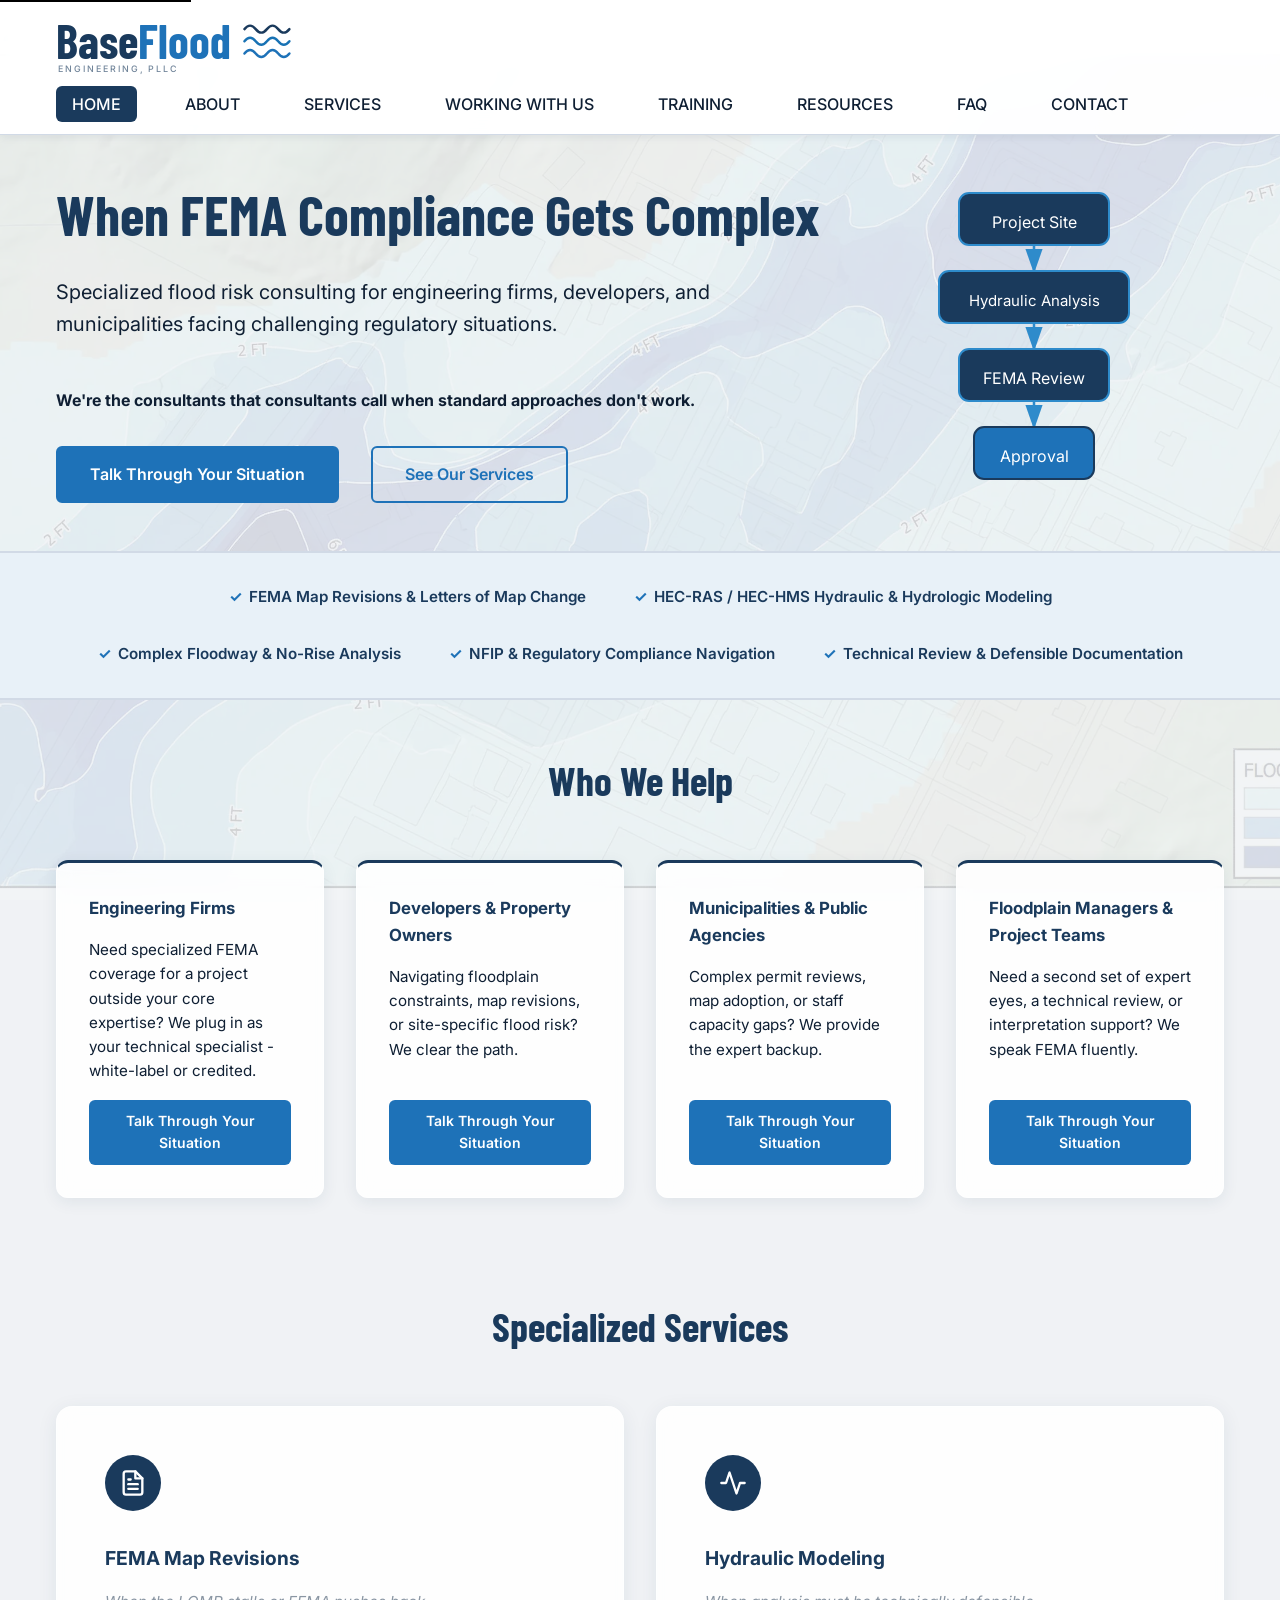
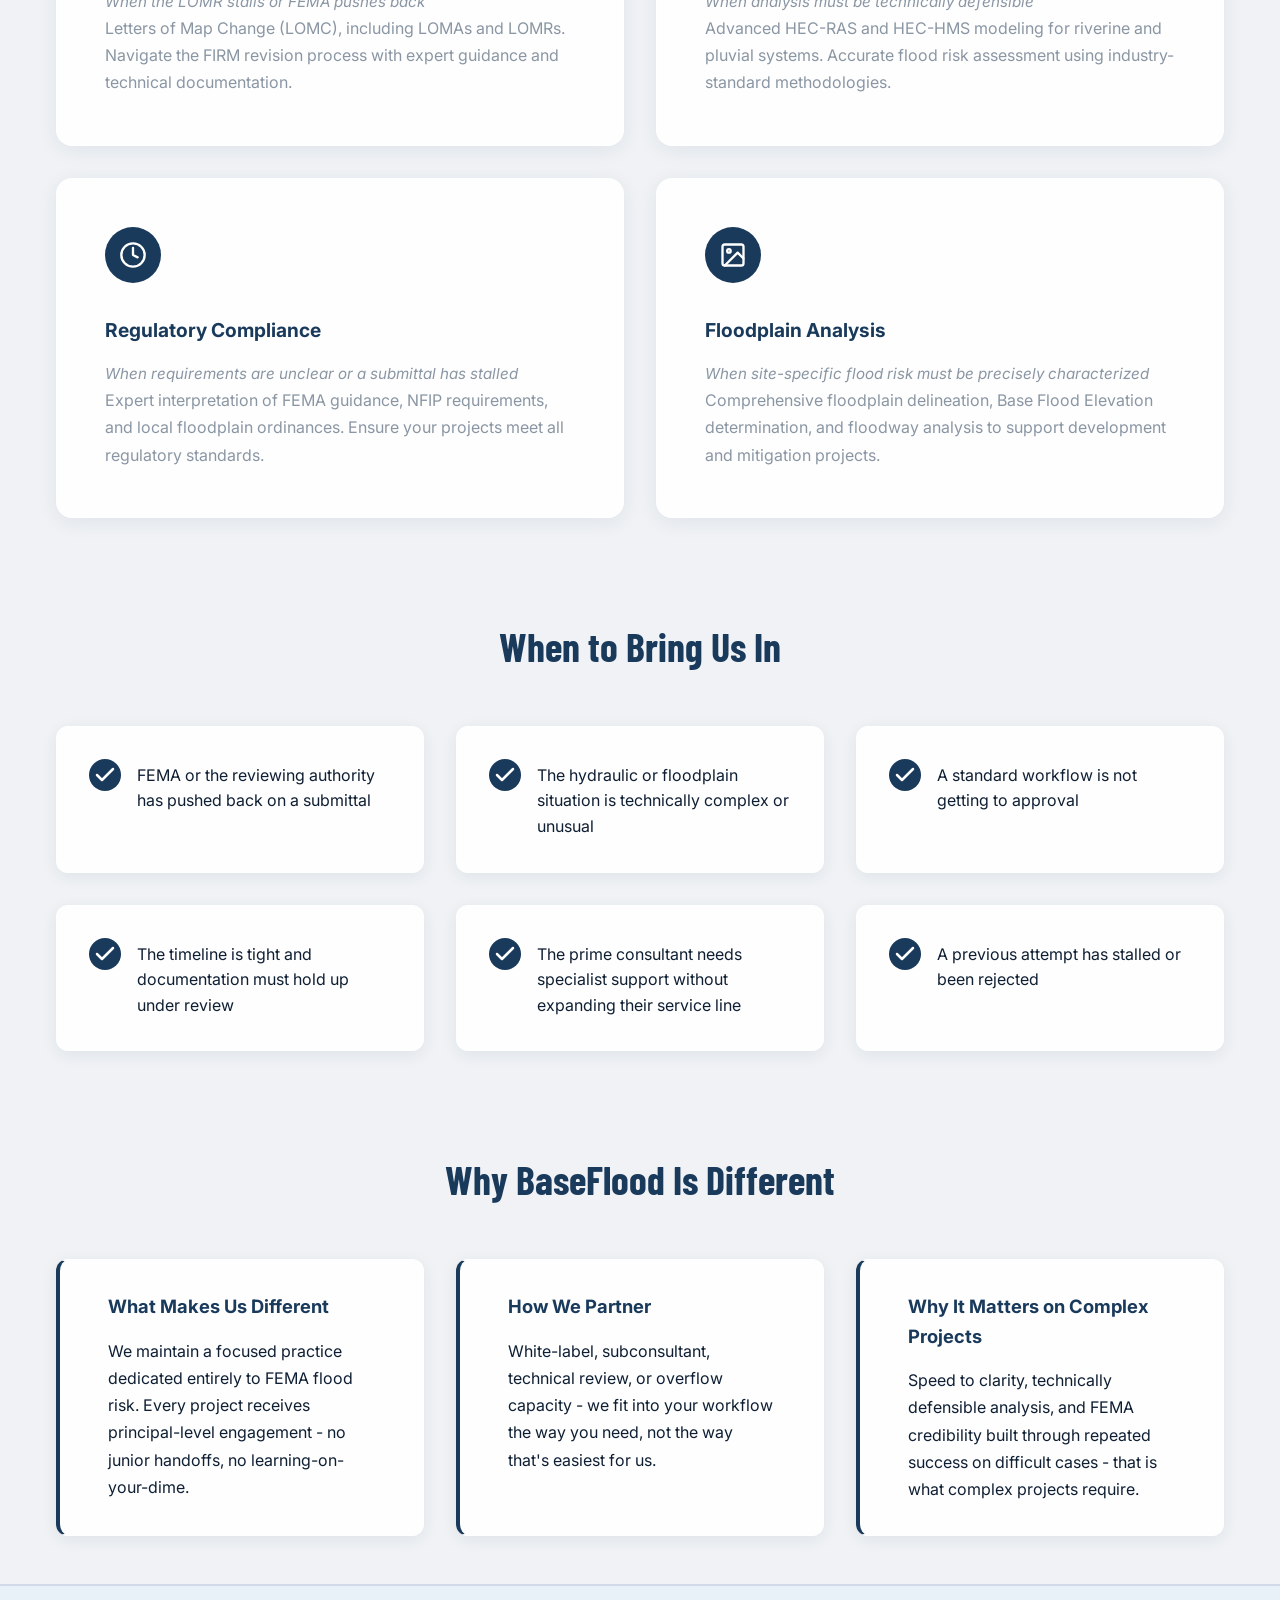
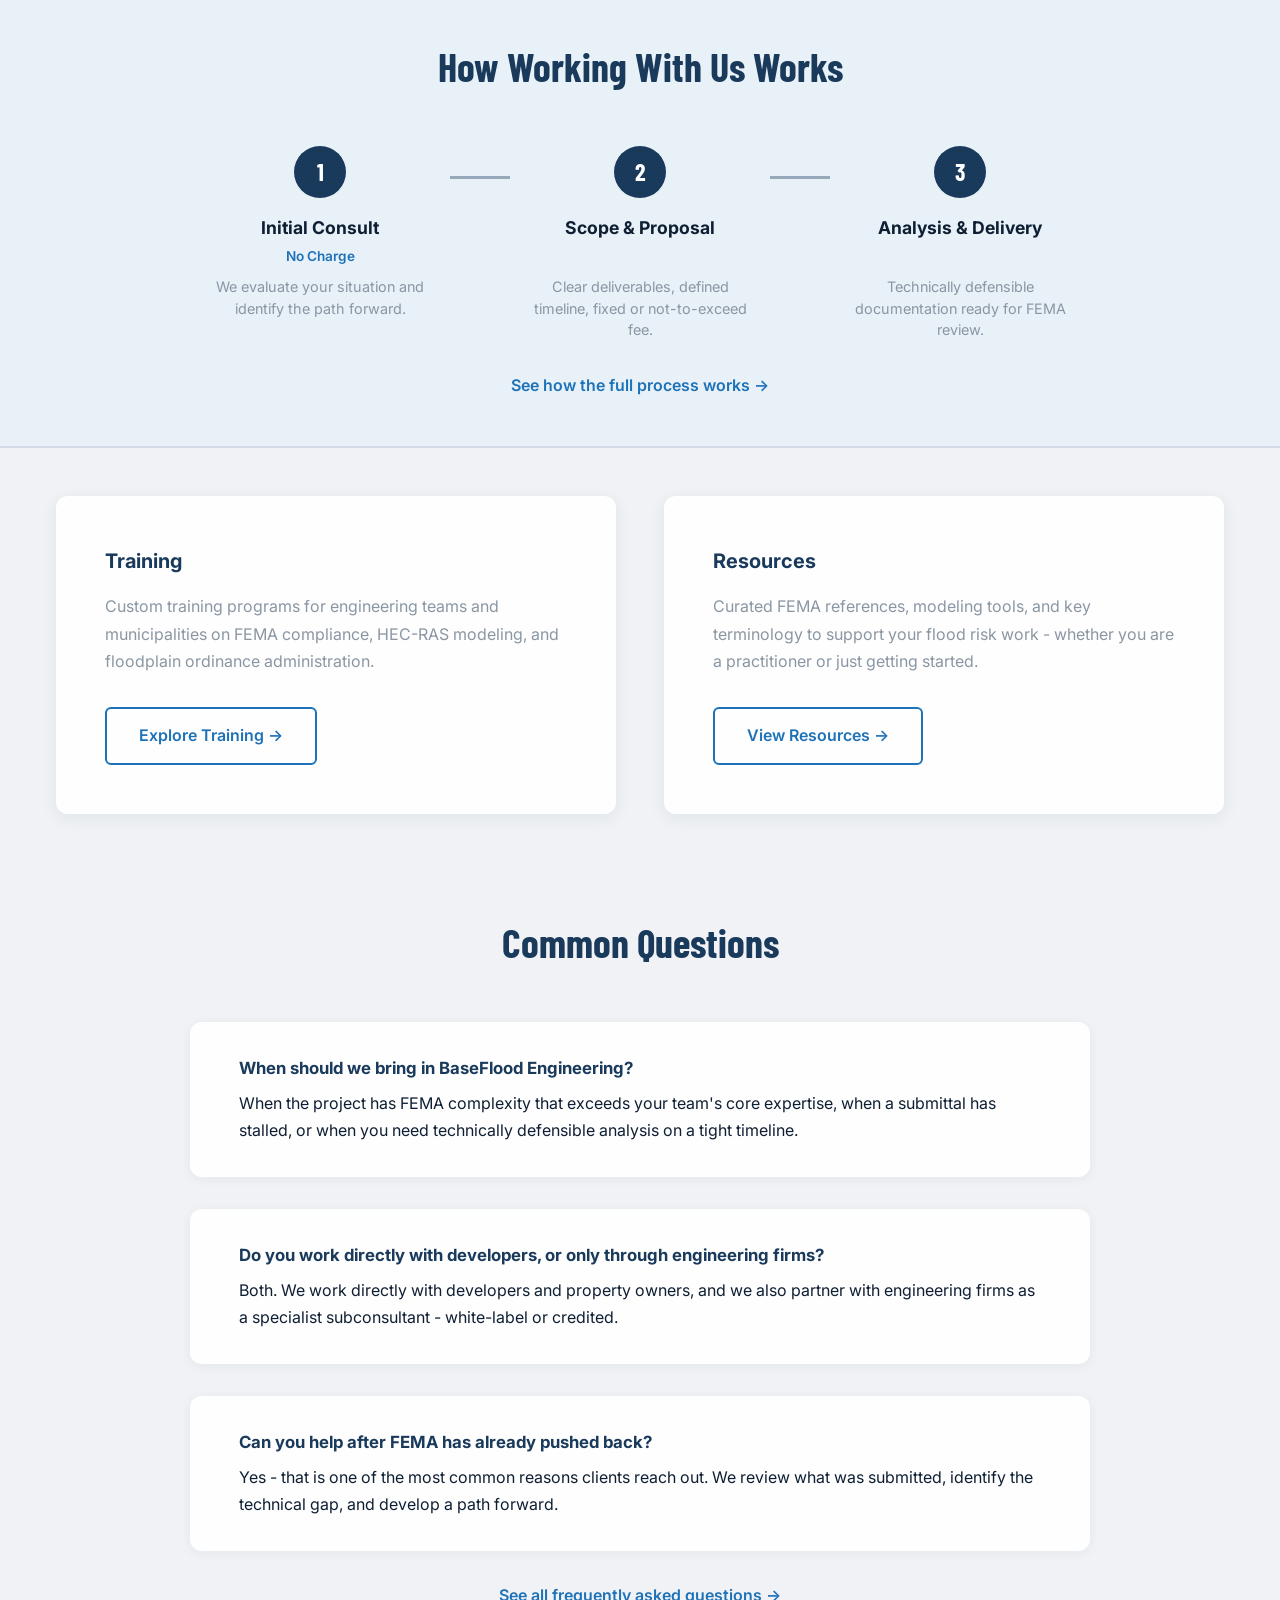
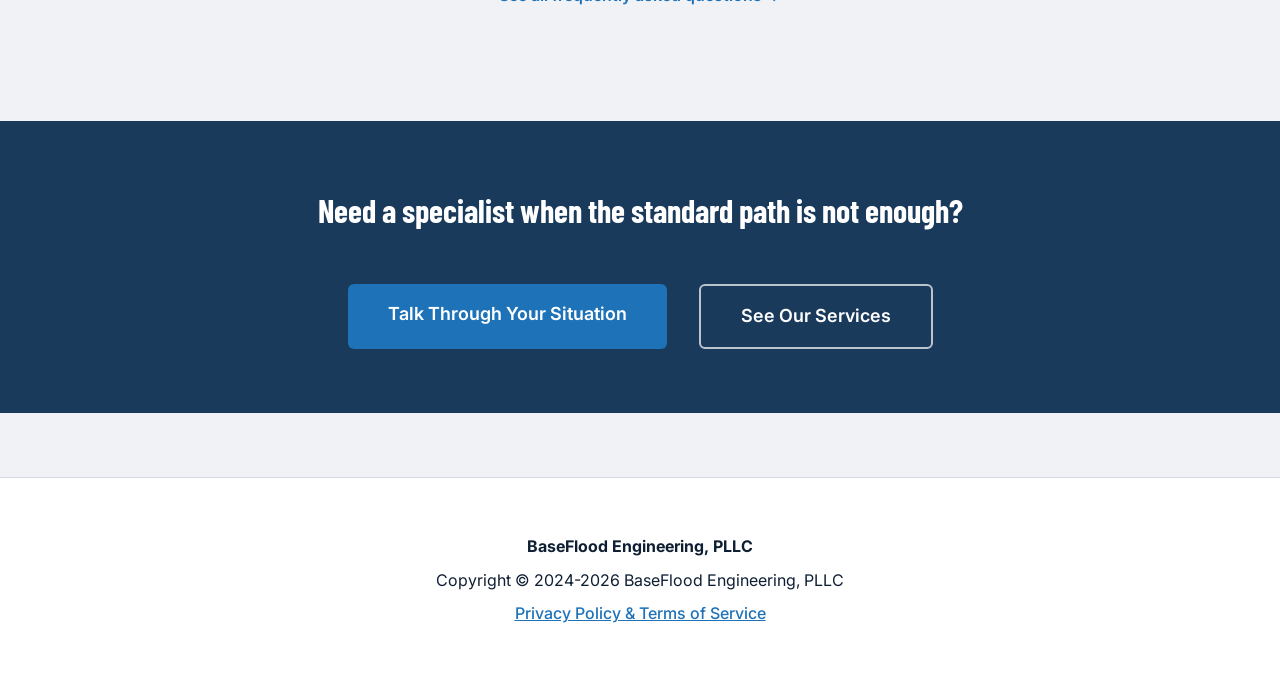
<file: index.html>
<!DOCTYPE html>
<html lang="en">
<head>
    <meta charset="UTF-8">
    <meta name="viewport" content="width=device-width, initial-scale=1.0">

    <!-- SEO Meta Tags -->
    <title>BaseFlood Engineering - The Specialist's Specialist for FEMA Compliance</title>
    <meta name="description" content="Specialized FEMA flood risk consulting for engineering firms, developers, and municipalities. We're the consultants that consultants call when standard approaches don't work.">
    <meta name="keywords" content="FEMA specialist, flood risk consultant, LOMR expert, hydraulic modeling, floodplain analysis, white-label engineering, technical partnership">
    <meta name="author" content="BaseFlood Engineering, PLLC">

    <!-- Open Graph / Social Media -->
    <meta property="og:type" content="website">
    <meta property="og:url" content="https://baseflood.com/">
    <meta property="og:title" content="BaseFlood Engineering - The Specialist's Specialist">
    <meta property="og:description" content="Specialized FEMA flood risk consulting for complex regulatory situations. Partner with the experts engineering firms call.">
    <meta property="og:image" content="https://baseflood.com/images/baseflood_og_1200x630.png">
    <meta property="og:image:width" content="1200">
    <meta property="og:image:height" content="630">
    <meta name="twitter:image" content="https://baseflood.com/images/baseflood_og_1200x630.png">
    <meta property="og:site_name" content="BaseFlood Engineering, PLLC">

    <!-- Twitter Card -->
    <meta name="twitter:card" content="summary_large_image">
    <meta name="twitter:title" content="BaseFlood Engineering - The Specialist's Specialist">
    <meta name="twitter:description" content="Specialized FEMA flood risk consulting for complex regulatory situations. Partner with the experts engineering firms call.">

    <!-- Favicon -->
        <link rel="icon" type="image/x-icon" href="favicon.ico">
        <link rel="apple-touch-icon" href="apple_touch_icon_180.png">
    <link rel="icon" type="image/png" href="/favicon.png">
    <meta name="theme-color" content="#1a3a5c">
    <link rel="canonical" href="https://baseflood.com/">

    <!-- Stylesheet -->
        <link rel="preconnect" href="https://fonts.googleapis.com">
    <link rel="preconnect" href="https://fonts.gstatic.com" crossorigin>
    <link href="https://fonts.googleapis.com/css2?family=Barlow+Condensed:wght@700&family=Inter:wght@300;400;500;600;700&display=swap" rel="stylesheet">
    <link rel="stylesheet" href="styles.css">

    <!-- Google Analytics -->
    <script async src="https://www.googletagmanager.com/gtag/js?id=G-NQ5WE36THF"></script>
    <script>
        window.dataLayer = window.dataLayer || [];
        function gtag(){dataLayer.push(arguments);}
        gtag('js', new Date());
        gtag('config', 'G-NQ5WE36THF');
    </script>
</head>
<body>
    <!-- Skip Navigation for Accessibility -->
    <a href="#main-content" class="skip-link">Skip to main content</a>

    <!-- Header -->
    <header role="banner">
        <div class="container">
            <div class="header-content">
                <div class="logo">
                    <a href="/" aria-label="BaseFlood Engineering homepage">
                        <svg xmlns="http://www.w3.org/2000/svg" viewBox="0 0 259 64" role="img" aria-label="BaseFlood Engineering, PLLC" style="height:60px;width:auto;display:block;">
                        <title>BaseFlood Engineering, PLLC</title>
                        <text y="46"
                              font-family="'Barlow Condensed','Arial Narrow',Arial,sans-serif"
                              font-weight="700" font-size="50">
                            <tspan fill="#1a3a5c">Base</tspan><tspan fill="#1e72b8">Flood</tspan>
                        </text>
                        <g transform="translate(199, 8)">
                            <path d="M2 6 C 6 1, 10 1, 14 6 C 18 11, 22 11, 26 6 C 30 1, 34 1, 38 6 C 42 11, 46 11, 50 6"
                                  stroke="#1a3a5c" stroke-width="2.6" stroke-linecap="round" fill="none"/>
                            <path transform="translate(0,13)"
                                  d="M2 6 C 6 1, 10 1, 14 6 C 18 11, 22 11, 26 6 C 30 1, 34 1, 38 6 C 42 11, 46 11, 50 6"
                                  stroke="#1872b4" stroke-width="2.6" stroke-linecap="round" fill="none"/>
                            <path transform="translate(0,26)"
                                  d="M2 6 C 6 1, 10 1, 14 6 C 18 11, 22 11, 26 6 C 30 1, 34 1, 38 6 C 42 11, 46 11, 50 6"
                                  stroke="#1e72b8" stroke-width="2.6" stroke-linecap="round" fill="none"/>
                        </g>
                        <text x="2" y="60"
                              font-family="'Inter','Segoe UI',Arial,sans-serif"
                              font-weight="500" font-size="9.5"
                              fill="#1a3a5c" opacity="0.62" letter-spacing="2.1">ENGINEERING, PLLC</text>
                    </svg>
                    </a>
                </div>
                <nav role="navigation" aria-label="Main navigation">
                    <ul>
                        <li><a href="index.html" aria-current="page">HOME</a></li>
                        <li><a href="about.html">ABOUT</a></li>
                        <li><a href="services.html">SERVICES</a></li>
                        <li><a href="working-with-us.html">WORKING WITH US</a></li>
                        <li><a href="training.html">TRAINING</a></li>
                        <li><a href="resources.html">RESOURCES</a></li>
                        <li><a href="faq.html">FAQ</a></li>
                        <li><a href="contact.html">CONTACT</a></li>
                    </ul>
                </nav>
            </div>
        </div>
    </header>

    <!-- Main Content -->
    <main id="main-content" role="main">

        <!-- 1. Hero Section -->
        <section class="hero" aria-label="Introduction">
            <div class="container">
                <div class="hero-content">
                    <div class="hero-text">
                        <h1>When FEMA Compliance Gets Complex</h1>
                        <p class="hero-subtitle">Specialized flood risk consulting for engineering firms, developers, and municipalities facing challenging regulatory situations.</p>
                        <p class="hero-tagline"><strong>We're the consultants that consultants call when standard approaches don't work.</strong></p>
                        <div class="hero-cta">
                            <a href="contact.html" class="btn-primary">Talk Through Your Situation</a>
                            <a href="services.html" class="btn-secondary">See Our Services</a>
                        </div>
                    </div>
                    <div class="hero-visual" aria-hidden="true">
                        <svg xmlns="http://www.w3.org/2000/svg" width="300" height="320" viewBox="0 0 300 320" role="img" aria-label="FEMA compliance workflow">
                            <!-- Box 1: Project Site -->
                            <rect x="75" y="10" width="150" height="52" rx="10" ry="10" fill="#1a3a5c" stroke="#2e8bcb" stroke-width="2"/>
                            <text x="150" y="41" font-family="'Inter', sans-serif" font-size="16" fill="white" text-anchor="middle" dominant-baseline="middle">Project Site</text>
                            <!-- Arrow 1 -->
                            <line x1="150" y1="62" x2="150" y2="88" stroke="#2e8bcb" stroke-width="2.5" marker-end="url(#arrowhead)"/>
                            <!-- Box 2: Hydraulic Analysis -->
                            <rect x="55" y="88" width="190" height="52" rx="10" ry="10" fill="#1a3a5c" stroke="#2e8bcb" stroke-width="2"/>
                            <text x="150" y="119" font-family="'Inter', sans-serif" font-size="15" fill="white" text-anchor="middle" dominant-baseline="middle">Hydraulic Analysis</text>
                            <!-- Arrow 2 -->
                            <line x1="150" y1="140" x2="150" y2="166" stroke="#2e8bcb" stroke-width="2.5" marker-end="url(#arrowhead)"/>
                            <!-- Box 3: FEMA Review -->
                            <rect x="75" y="166" width="150" height="52" rx="10" ry="10" fill="#1a3a5c" stroke="#2e8bcb" stroke-width="2"/>
                            <text x="150" y="197" font-family="'Inter', sans-serif" font-size="16" fill="white" text-anchor="middle" dominant-baseline="middle">FEMA Review</text>
                            <!-- Arrow 3 -->
                            <line x1="150" y1="218" x2="150" y2="244" stroke="#2e8bcb" stroke-width="2.5" marker-end="url(#arrowhead)"/>
                            <!-- Box 4: Approval -->
                            <rect x="90" y="244" width="120" height="52" rx="10" ry="10" fill="#1e72b8" stroke="#1a3a5c" stroke-width="2"/>
                            <text x="150" y="275" font-family="'Inter', sans-serif" font-size="16" fill="white" text-anchor="middle" dominant-baseline="middle">Approval</text>
                            <defs>
                                <marker id="arrowhead" markerWidth="10" markerHeight="7" refX="9" refY="3.5" orient="auto">
                                    <polygon points="0 0, 10 3.5, 0 7" fill="#2e8bcb"/>
                                </marker>
                            </defs>
                        </svg>
                    </div>
                </div>
            </div>
        </section>

        <!-- 2. Trust Strip -->
        <section class="trust-strip" aria-label="Core competencies">
            <div class="container">
                <ul class="trust-strip-list">
                    <li>FEMA Map Revisions &amp; Letters of Map Change</li>
                    <li>HEC-RAS / HEC-HMS Hydraulic &amp; Hydrologic Modeling</li>
                    <li>Complex Floodway &amp; No-Rise Analysis</li>
                    <li>NFIP &amp; Regulatory Compliance Navigation</li>
                    <li>Technical Review &amp; Defensible Documentation</li>
                </ul>
            </div>
        </section>

        <!-- 3. Who We Help -->
        <section class="audience-section" aria-label="Who we help">
            <div class="container">
                <h2 class="section-title">Who We Help</h2>
                <div class="audience-cards">
                    <div class="audience-card">
                        <div class="audience-label">Engineering Firms</div>
                        <p class="audience-trigger">Need specialized FEMA coverage for a project outside your core expertise? We plug in as your technical specialist - white-label or credited.</p>
                        <a href="contact.html" class="btn-audience">Talk Through Your Situation</a>
                    </div>
                    <div class="audience-card">
                        <div class="audience-label">Developers &amp; Property Owners</div>
                        <p class="audience-trigger">Navigating floodplain constraints, map revisions, or site-specific flood risk? We clear the path.</p>
                        <a href="contact.html" class="btn-audience">Talk Through Your Situation</a>
                    </div>
                    <div class="audience-card">
                        <div class="audience-label">Municipalities &amp; Public Agencies</div>
                        <p class="audience-trigger">Complex permit reviews, map adoption, or staff capacity gaps? We provide the expert backup.</p>
                        <a href="contact.html" class="btn-audience">Talk Through Your Situation</a>
                    </div>
                    <div class="audience-card">
                        <div class="audience-label">Floodplain Managers &amp; Project Teams</div>
                        <p class="audience-trigger">Need a second set of expert eyes, a technical review, or interpretation support? We speak FEMA fluently.</p>
                        <a href="contact.html" class="btn-audience">Talk Through Your Situation</a>
                    </div>
                </div>
            </div>
        </section>

        <!-- 4. Specialized Services -->
        <section class="services-section" aria-label="Core services">
            <div class="container">
                <h2 class="section-title">Specialized Services</h2>
                <div class="services-grid">
                    <div class="service-card">
                        <div class="service-icon">
                            <svg xmlns="http://www.w3.org/2000/svg" width="48" height="48" viewBox="0 0 24 24" fill="none" stroke="currentColor" stroke-width="2" stroke-linecap="round" stroke-linejoin="round">
                                <path d="M14 2H6a2 2 0 0 0-2 2v16a2 2 0 0 0 2 2h12a2 2 0 0 0 2-2V8z"></path>
                                <polyline points="14 2 14 8 20 8"></polyline>
                                <line x1="16" y1="13" x2="8" y2="13"></line>
                                <line x1="16" y1="17" x2="8" y2="17"></line>
                                <polyline points="10 9 9 9 8 9"></polyline>
                            </svg>
                        </div>
                        <h3>FEMA Map Revisions</h3>
                        <p class="service-trigger">When the LOMR stalls or FEMA pushes back</p>
                        <p>Letters of Map Change (LOMC), including LOMAs and LOMRs. Navigate the FIRM revision process with expert guidance and technical documentation.</p>
                    </div>

                    <div class="service-card">
                        <div class="service-icon">
                            <svg xmlns="http://www.w3.org/2000/svg" width="48" height="48" viewBox="0 0 24 24" fill="none" stroke="currentColor" stroke-width="2" stroke-linecap="round" stroke-linejoin="round">
                                <polyline points="22 12 18 12 15 21 9 3 6 12 2 12"></polyline>
                            </svg>
                        </div>
                        <h3>Hydraulic Modeling</h3>
                        <p class="service-trigger">When analysis must be technically defensible</p>
                        <p>Advanced HEC-RAS and HEC-HMS modeling for riverine and pluvial systems. Accurate flood risk assessment using industry-standard methodologies.</p>
                    </div>

                    <div class="service-card">
                        <div class="service-icon">
                            <svg xmlns="http://www.w3.org/2000/svg" width="48" height="48" viewBox="0 0 24 24" fill="none" stroke="currentColor" stroke-width="2" stroke-linecap="round" stroke-linejoin="round">
                                <circle cx="12" cy="12" r="10"></circle>
                                <polyline points="12 6 12 12 16 14"></polyline>
                            </svg>
                        </div>
                        <h3>Regulatory Compliance</h3>
                        <p class="service-trigger">When requirements are unclear or a submittal has stalled</p>
                        <p>Expert interpretation of FEMA guidance, NFIP requirements, and local floodplain ordinances. Ensure your projects meet all regulatory standards.</p>
                    </div>

                    <div class="service-card">
                        <div class="service-icon">
                            <svg xmlns="http://www.w3.org/2000/svg" width="48" height="48" viewBox="0 0 24 24" fill="none" stroke="currentColor" stroke-width="2" stroke-linecap="round" stroke-linejoin="round">
                                <rect x="3" y="3" width="18" height="18" rx="2" ry="2"></rect>
                                <circle cx="8.5" cy="8.5" r="1.5"></circle>
                                <polyline points="21 15 16 10 5 21"></polyline>
                            </svg>
                        </div>
                        <h3>Floodplain Analysis</h3>
                        <p class="service-trigger">When site-specific flood risk must be precisely characterized</p>
                        <p>Comprehensive floodplain delineation, Base Flood Elevation determination, and floodway analysis to support development and mitigation projects.</p>
                    </div>
                </div>
            </div>
        </section>

        <!-- 5. When to Bring Us In -->
        <section class="scenario-section" aria-label="When to engage us">
            <div class="container">
                <h2 class="section-title">When to Bring Us In</h2>
                <div class="scenario-cards">
                    <div class="scenario-card">
                        <div class="scenario-check" aria-hidden="true">
                            <svg xmlns="http://www.w3.org/2000/svg" width="24" height="24" viewBox="0 0 24 24" fill="none" stroke="currentColor" stroke-width="2.5" stroke-linecap="round" stroke-linejoin="round"><polyline points="20 6 9 17 4 12"></polyline></svg>
                        </div>
                        <p>FEMA or the reviewing authority has pushed back on a submittal</p>
                    </div>
                    <div class="scenario-card">
                        <div class="scenario-check" aria-hidden="true">
                            <svg xmlns="http://www.w3.org/2000/svg" width="24" height="24" viewBox="0 0 24 24" fill="none" stroke="currentColor" stroke-width="2.5" stroke-linecap="round" stroke-linejoin="round"><polyline points="20 6 9 17 4 12"></polyline></svg>
                        </div>
                        <p>The hydraulic or floodplain situation is technically complex or unusual</p>
                    </div>
                    <div class="scenario-card">
                        <div class="scenario-check" aria-hidden="true">
                            <svg xmlns="http://www.w3.org/2000/svg" width="24" height="24" viewBox="0 0 24 24" fill="none" stroke="currentColor" stroke-width="2.5" stroke-linecap="round" stroke-linejoin="round"><polyline points="20 6 9 17 4 12"></polyline></svg>
                        </div>
                        <p>A standard workflow is not getting to approval</p>
                    </div>
                    <div class="scenario-card">
                        <div class="scenario-check" aria-hidden="true">
                            <svg xmlns="http://www.w3.org/2000/svg" width="24" height="24" viewBox="0 0 24 24" fill="none" stroke="currentColor" stroke-width="2.5" stroke-linecap="round" stroke-linejoin="round"><polyline points="20 6 9 17 4 12"></polyline></svg>
                        </div>
                        <p>The timeline is tight and documentation must hold up under review</p>
                    </div>
                    <div class="scenario-card">
                        <div class="scenario-check" aria-hidden="true">
                            <svg xmlns="http://www.w3.org/2000/svg" width="24" height="24" viewBox="0 0 24 24" fill="none" stroke="currentColor" stroke-width="2.5" stroke-linecap="round" stroke-linejoin="round"><polyline points="20 6 9 17 4 12"></polyline></svg>
                        </div>
                        <p>The prime consultant needs specialist support without expanding their service line</p>
                    </div>
                    <div class="scenario-card">
                        <div class="scenario-check" aria-hidden="true">
                            <svg xmlns="http://www.w3.org/2000/svg" width="24" height="24" viewBox="0 0 24 24" fill="none" stroke="currentColor" stroke-width="2.5" stroke-linecap="round" stroke-linejoin="round"><polyline points="20 6 9 17 4 12"></polyline></svg>
                        </div>
                        <p>A previous attempt has stalled or been rejected</p>
                    </div>
                </div>
            </div>
        </section>

        <!-- 6. Why BaseFlood Is Different -->
        <section class="differentiator-section" aria-label="Why BaseFlood is different">
            <div class="container">
                <h2 class="section-title">Why BaseFlood Is Different</h2>
                <div class="differentiator-blocks">
                    <div class="differentiator-block">
                        <h3>What Makes Us Different</h3>
                        <p>We maintain a focused practice dedicated entirely to FEMA flood risk. Every project receives principal-level engagement - no junior handoffs, no learning-on-your-dime.</p>
                    </div>
                    <div class="differentiator-block">
                        <h3>How We Partner</h3>
                        <p>White-label, subconsultant, technical review, or overflow capacity - we fit into your workflow the way you need, not the way that's easiest for us.</p>
                    </div>
                    <div class="differentiator-block">
                        <h3>Why It Matters on Complex Projects</h3>
                        <p>Speed to clarity, technically defensible analysis, and FEMA credibility built through repeated success on difficult cases - that is what complex projects require.</p>
                    </div>
                </div>
            </div>
        </section>

        <!-- 7. How Working With Us Works -->
        <section class="process-preview-section" aria-label="How we work">
            <div class="container">
                <h2 class="section-title">How Working With Us Works</h2>
                <div class="process-preview-steps">
                    <div class="process-preview-step">
                        <div class="step-circle">1</div>
                        <h3>Initial Consult</h3>
                        <p class="step-note">No Charge</p>
                        <p>We evaluate your situation and identify the path forward.</p>
                    </div>
                    <div class="process-connector" aria-hidden="true"></div>
                    <div class="process-preview-step">
                        <div class="step-circle">2</div>
                        <h3>Scope &amp; Proposal</h3>
                        <p class="step-note">&nbsp;</p>
                        <p>Clear deliverables, defined timeline, fixed or not-to-exceed fee.</p>
                    </div>
                    <div class="process-connector" aria-hidden="true"></div>
                    <div class="process-preview-step">
                        <div class="step-circle">3</div>
                        <h3>Analysis &amp; Delivery</h3>
                        <p class="step-note">&nbsp;</p>
                        <p>Technically defensible documentation ready for FEMA review.</p>
                    </div>
                </div>
                <p class="process-preview-link"><a href="working-with-us.html">See how the full process works →</a></p>
            </div>
        </section>

        <!-- 8. Training & Resources Preview -->
        <section class="preview-teasers-section" aria-label="Training and resources">
            <div class="container">
                <div class="preview-teasers">
                    <div class="preview-teaser">
                        <h3>Training</h3>
                        <p>Custom training programs for engineering teams and municipalities on FEMA compliance, HEC-RAS modeling, and floodplain ordinance administration.</p>
                        <a href="training.html" class="btn-secondary">Explore Training →</a>
                    </div>
                    <div class="preview-teaser">
                        <h3>Resources</h3>
                        <p>Curated FEMA references, modeling tools, and key terminology to support your flood risk work - whether you are a practitioner or just getting started.</p>
                        <a href="resources.html" class="btn-secondary">View Resources →</a>
                    </div>
                </div>
            </div>
        </section>

        <!-- 9. FAQ Preview -->
        <section class="faq-preview-section" aria-label="FAQ preview">
            <div class="container">
                <h2 class="section-title">Common Questions</h2>
                <div class="faq-preview">
                    <div class="faq-preview-item">
                        <p class="faq-q">When should we bring in BaseFlood Engineering?</p>
                        <p class="faq-a">When the project has FEMA complexity that exceeds your team's core expertise, when a submittal has stalled, or when you need technically defensible analysis on a tight timeline.</p>
                    </div>
                    <div class="faq-preview-item">
                        <p class="faq-q">Do you work directly with developers, or only through engineering firms?</p>
                        <p class="faq-a">Both. We work directly with developers and property owners, and we also partner with engineering firms as a specialist subconsultant - white-label or credited.</p>
                    </div>
                    <div class="faq-preview-item">
                        <p class="faq-q">Can you help after FEMA has already pushed back?</p>
                        <p class="faq-a">Yes - that is one of the most common reasons clients reach out. We review what was submitted, identify the technical gap, and develop a path forward.</p>
                    </div>
                </div>
                <p class="faq-preview-link"><a href="faq.html">See all frequently asked questions →</a></p>
            </div>
        </section>

        <!-- 10. Final CTA Banner -->
        <section class="final-cta-banner" aria-label="Call to action">
            <div class="container">
                <h2>Need a specialist when the standard path is not enough?</h2>
                <div class="final-cta-buttons">
                    <a href="contact.html" class="btn-primary-large">Talk Through Your Situation</a>
                    <a href="services.html" class="btn-cta-secondary">See Our Services</a>
                </div>
            </div>
        </section>

    </main>

    <!-- Footer -->
    <footer role="contentinfo" aria-label="Site footer">
        <div class="container">
            <div class="footer-content">
                <p><strong>BaseFlood Engineering, PLLC</strong></p>
                <p>Copyright &copy; 2024-2026 BaseFlood Engineering, PLLC</p>
                <p><a href="privacy.html">Privacy Policy &amp; Terms of Service</a></p>
            </div>
        </div>
    </footer>

</body>
</html>
</file>
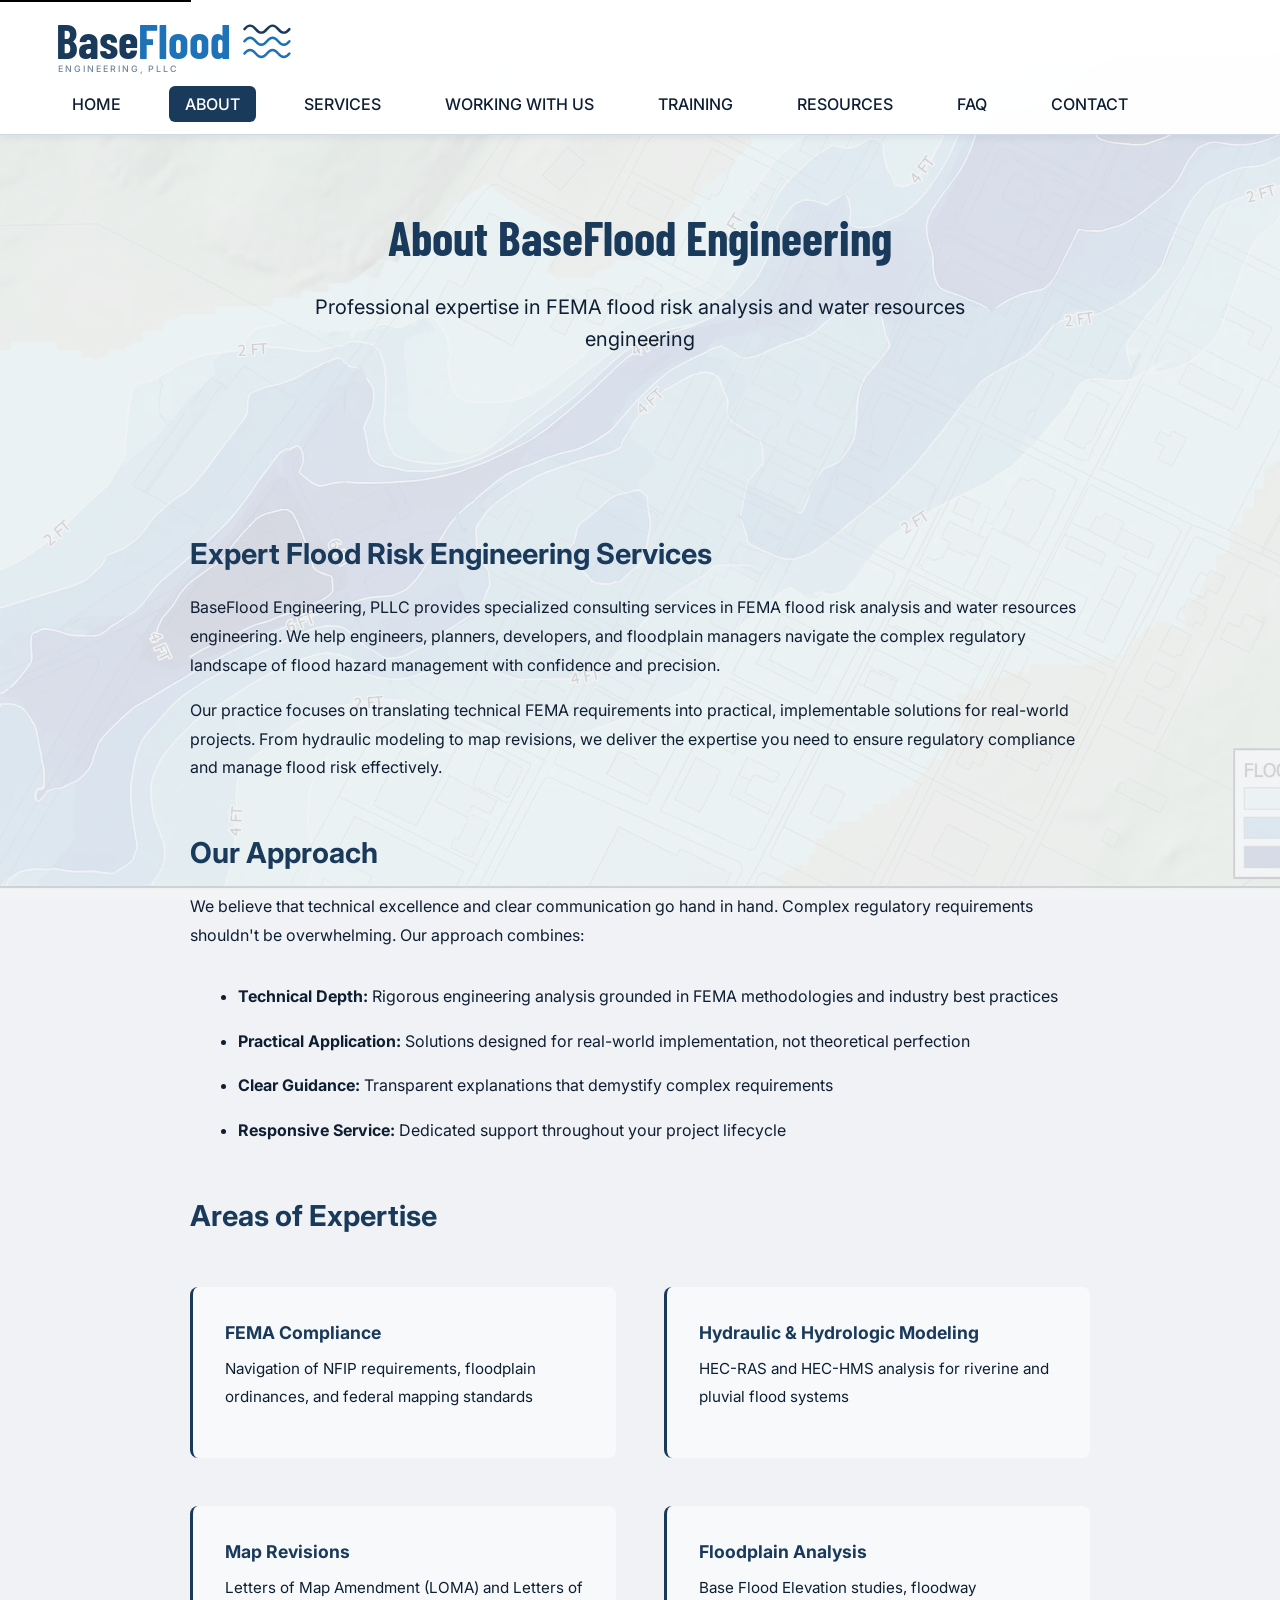
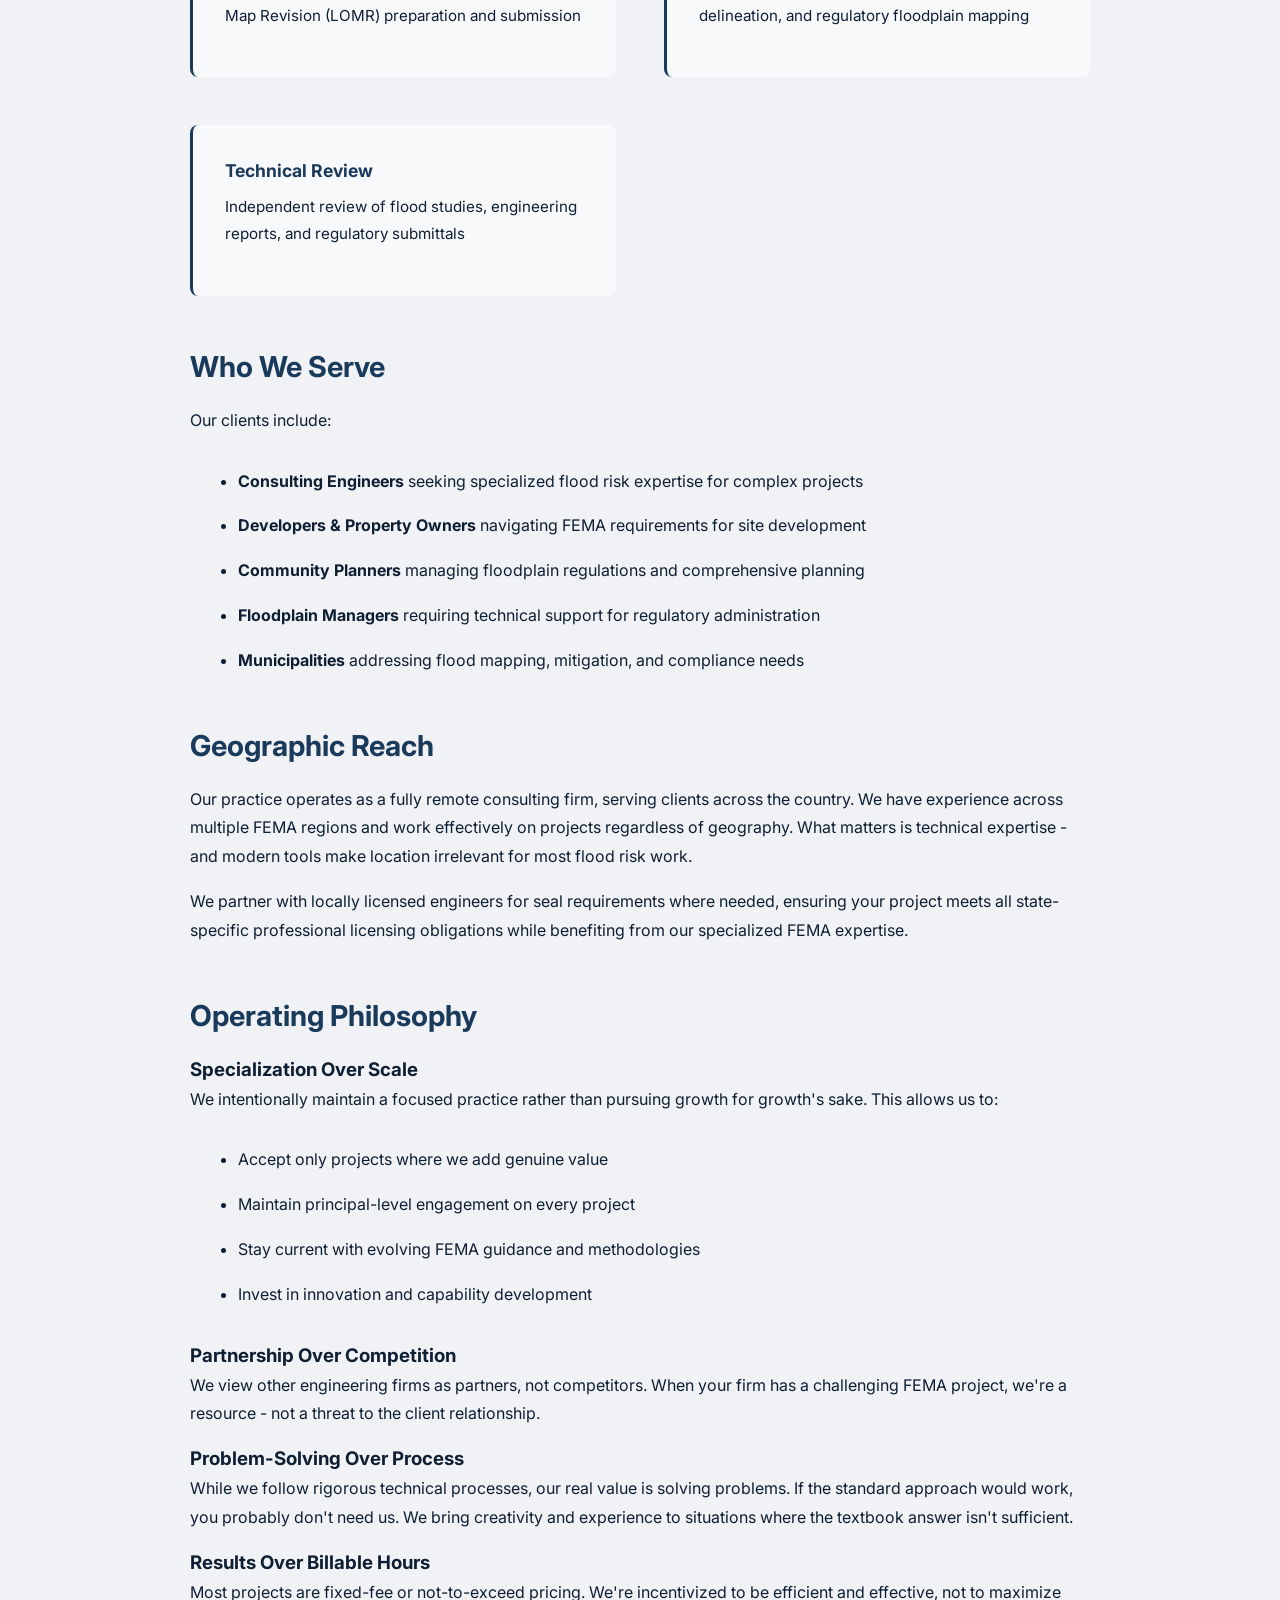
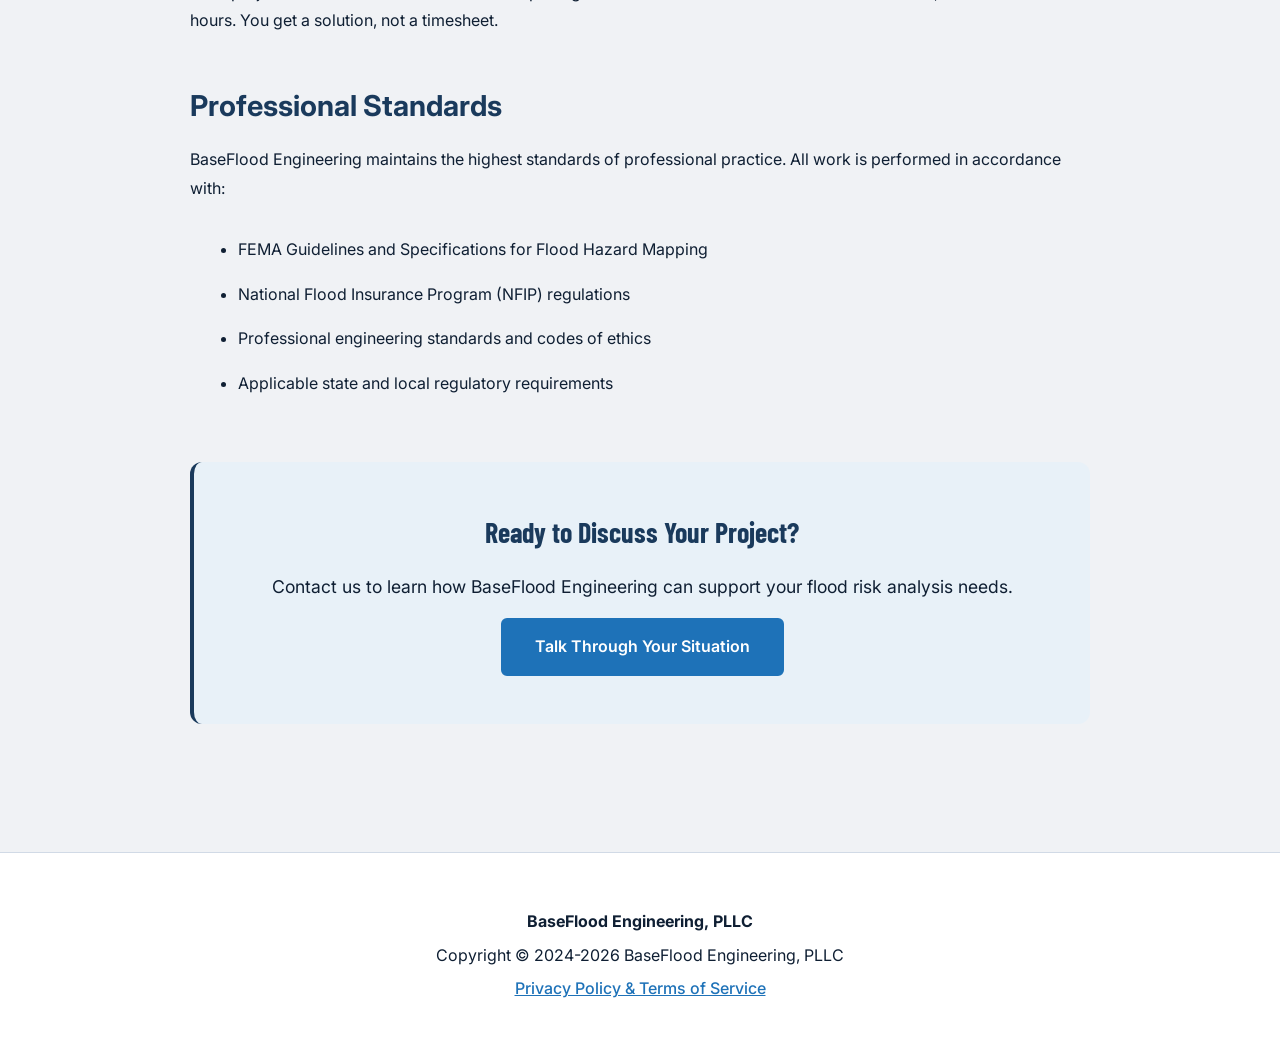
<file: about.html>
<!DOCTYPE html>
<html lang="en">
<head>
    <meta charset="UTF-8">
    <meta name="viewport" content="width=device-width, initial-scale=1.0">

    <!-- SEO Meta Tags -->
    <title>About - BaseFlood Engineering</title>
    <meta name="description" content="The specialist's specialist in FEMA flood risk. We partner with engineering firms and serve clients with specialized expertise, principal-level engagement, and a problem-solving focus.">
    <meta property="og:type" content="website">
    <meta property="og:url" content="https://baseflood.com/about">
    <meta property="og:title" content="About - BaseFlood Engineering">
    <meta property="og:description" content="The specialist's specialist in FEMA flood risk. We partner with engineering firms and serve clients with specialized expertise, principal-level engagement, and a problem-solving focus.">
    <meta property="og:image" content="https://baseflood.com/images/baseflood_og_1200x630.png">
    <meta property="og:image:width" content="1200">
    <meta property="og:image:height" content="630">
    <meta property="og:site_name" content="BaseFlood Engineering">
    <meta name="twitter:card" content="summary_large_image">
    <meta name="twitter:title" content="About - BaseFlood Engineering">
    <meta name="twitter:description" content="The specialist's specialist in FEMA flood risk. We partner with engineering firms and serve clients with specialized expertise, principal-level engagement, and a problem-solving focus.">
    <meta name="twitter:image" content="https://baseflood.com/images/baseflood_og_1200x630.png">

    <!-- Favicon -->
        <link rel="icon" type="image/x-icon" href="favicon.ico">
        <link rel="apple-touch-icon" href="apple_touch_icon_180.png">
    <link rel="icon" type="image/png" href="/favicon.png">
    <meta name="theme-color" content="#1a3a5c">
    <link rel="canonical" href="https://baseflood.com/about">

    <!-- Stylesheet -->
        <link rel="preconnect" href="https://fonts.googleapis.com">
    <link rel="preconnect" href="https://fonts.gstatic.com" crossorigin>
    <link href="https://fonts.googleapis.com/css2?family=Barlow+Condensed:wght@700&family=Inter:wght@300;400;500;600;700&display=swap" rel="stylesheet">
    <link rel="stylesheet" href="styles.css">
    <!-- Google Analytics -->
    <script async src="https://www.googletagmanager.com/gtag/js?id=G-NQ5WE36THF"></script>
    <script>
        window.dataLayer = window.dataLayer || [];
        function gtag(){dataLayer.push(arguments);}
        gtag('js', new Date());
        gtag('config', 'G-NQ5WE36THF');
    </script>
</head>
<body>
    <!-- Skip Navigation -->
    <a href="#main-content" class="skip-link">Skip to main content</a>

    <!-- Header -->
    <header role="banner">
        <div class="container">
            <div class="header-content">
                <div class="logo">
                    <a href="index.html" aria-label="BaseFlood Engineering homepage">
                        <svg xmlns="http://www.w3.org/2000/svg" viewBox="0 0 259 64" role="img" aria-label="BaseFlood Engineering, PLLC" style="height:60px;width:auto;display:block;">
                        <title>BaseFlood Engineering, PLLC</title>
                        <text y="46"
                              font-family="'Barlow Condensed','Arial Narrow',Arial,sans-serif"
                              font-weight="700" font-size="50">
                            <tspan fill="#1a3a5c">Base</tspan><tspan fill="#1e72b8">Flood</tspan>
                        </text>
                        <g transform="translate(199, 8)">
                            <path d="M2 6 C 6 1, 10 1, 14 6 C 18 11, 22 11, 26 6 C 30 1, 34 1, 38 6 C 42 11, 46 11, 50 6"
                                  stroke="#1a3a5c" stroke-width="2.6" stroke-linecap="round" fill="none"/>
                            <path transform="translate(0,13)"
                                  d="M2 6 C 6 1, 10 1, 14 6 C 18 11, 22 11, 26 6 C 30 1, 34 1, 38 6 C 42 11, 46 11, 50 6"
                                  stroke="#1872b4" stroke-width="2.6" stroke-linecap="round" fill="none"/>
                            <path transform="translate(0,26)"
                                  d="M2 6 C 6 1, 10 1, 14 6 C 18 11, 22 11, 26 6 C 30 1, 34 1, 38 6 C 42 11, 46 11, 50 6"
                                  stroke="#1e72b8" stroke-width="2.6" stroke-linecap="round" fill="none"/>
                        </g>
                        <text x="2" y="60"
                              font-family="'Inter','Segoe UI',Arial,sans-serif"
                              font-weight="500" font-size="9.5"
                              fill="#1a3a5c" opacity="0.62" letter-spacing="2.1">ENGINEERING, PLLC</text>
                    </svg>
                    </a>
                </div>
                <nav role="navigation" aria-label="Main navigation">
                    <ul>
                        <li><a href="index.html">HOME</a></li>
                        <li><a href="about.html" aria-current="page">ABOUT</a></li>
                        <li><a href="services.html">SERVICES</a></li>
                        <li><a href="working-with-us.html">WORKING WITH US</a></li>
                        <li><a href="training.html">TRAINING</a></li>
                        <li><a href="resources.html">RESOURCES</a></li>
                        <li><a href="faq.html">FAQ</a></li>
                        <li><a href="contact.html">CONTACT</a></li>
                    </ul>
                </nav>
            </div>
        </div>
    </header>

    <!-- Main Content -->
    <main id="main-content" role="main">
        <!-- Page Hero -->
        <section class="page-hero" aria-label="About introduction">
            <div class="container">
                <h1>About BaseFlood Engineering</h1>
                <p class="page-hero-subtitle">Professional expertise in FEMA flood risk analysis and water resources engineering</p>
            </div>
        </section>

        <!-- Main Content Section -->
        <section class="page-content" aria-label="About BaseFlood Engineering">
            <div class="container">
                <div class="content-box">
                    <h2>Expert Flood Risk Engineering Services</h2>

                    <p>BaseFlood Engineering, PLLC provides specialized consulting services in FEMA flood risk analysis and water resources engineering. We help engineers, planners, developers, and floodplain managers navigate the complex regulatory landscape of flood hazard management with confidence and precision.</p>

                    <p>Our practice focuses on translating technical FEMA requirements into practical, implementable solutions for real-world projects. From hydraulic modeling to map revisions, we deliver the expertise you need to ensure regulatory compliance and manage flood risk effectively.</p>

                    <h2>Our Approach</h2>

                    <p>We believe that technical excellence and clear communication go hand in hand. Complex regulatory requirements shouldn't be overwhelming. Our approach combines:</p>

                    <ul>
                        <li><strong>Technical Depth:</strong> Rigorous engineering analysis grounded in FEMA methodologies and industry best practices</li>
                        <li><strong>Practical Application:</strong> Solutions designed for real-world implementation, not theoretical perfection</li>
                        <li><strong>Clear Guidance:</strong> Transparent explanations that demystify complex requirements</li>
                        <li><strong>Responsive Service:</strong> Dedicated support throughout your project lifecycle</li>
                    </ul>

                    <h2>Areas of Expertise</h2>

                    <div class="expertise-grid">
                        <div class="expertise-item">
                            <h3>FEMA Compliance</h3>
                            <p>Navigation of NFIP requirements, floodplain ordinances, and federal mapping standards</p>
                        </div>

                        <div class="expertise-item">
                            <h3>Hydraulic &amp; Hydrologic Modeling</h3>
                            <p>HEC-RAS and HEC-HMS analysis for riverine and pluvial flood systems</p>
                        </div>

                        <div class="expertise-item">
                            <h3>Map Revisions</h3>
                            <p>Letters of Map Amendment (LOMA) and Letters of Map Revision (LOMR) preparation and submission</p>
                        </div>

                        <div class="expertise-item">
                            <h3>Floodplain Analysis</h3>
                            <p>Base Flood Elevation studies, floodway delineation, and regulatory floodplain mapping</p>
                        </div>

                        <div class="expertise-item">
                            <h3>Technical Review</h3>
                            <p>Independent review of flood studies, engineering reports, and regulatory submittals</p>
                        </div>
                    </div>

                    <h2>Who We Serve</h2>

                    <p>Our clients include:</p>

                    <ul>
                        <li><strong>Consulting Engineers</strong> seeking specialized flood risk expertise for complex projects</li>
                        <li><strong>Developers &amp; Property Owners</strong> navigating FEMA requirements for site development</li>
                        <li><strong>Community Planners</strong> managing floodplain regulations and comprehensive planning</li>
                        <li><strong>Floodplain Managers</strong> requiring technical support for regulatory administration</li>
                        <li><strong>Municipalities</strong> addressing flood mapping, mitigation, and compliance needs</li>
                    </ul>

                    <h2>Geographic Reach</h2>
                    <p>Our practice operates as a fully remote consulting firm, serving clients across the country. We have experience across multiple FEMA regions and work effectively on projects regardless of geography. What matters is technical expertise - and modern tools make location irrelevant for most flood risk work.</p>
                    <p>We partner with locally licensed engineers for seal requirements where needed, ensuring your project meets all state-specific professional licensing obligations while benefiting from our specialized FEMA expertise.</p>

                    <h2>Operating Philosophy</h2>

                    <div class="philosophy-section">
                        <h3>Specialization Over Scale</h3>
                        <p>We intentionally maintain a focused practice rather than pursuing growth for growth's sake. This allows us to:</p>
                        <ul>
                            <li>Accept only projects where we add genuine value</li>
                            <li>Maintain principal-level engagement on every project</li>
                            <li>Stay current with evolving FEMA guidance and methodologies</li>
                            <li>Invest in innovation and capability development</li>
                        </ul>
                    </div>

                    <div class="philosophy-section">
                        <h3>Partnership Over Competition</h3>
                        <p>We view other engineering firms as partners, not competitors. When your firm has a challenging FEMA project, we're a resource - not a threat to the client relationship.</p>
                    </div>

                    <div class="philosophy-section">
                        <h3>Problem-Solving Over Process</h3>
                        <p>While we follow rigorous technical processes, our real value is solving problems. If the standard approach would work, you probably don't need us. We bring creativity and experience to situations where the textbook answer isn't sufficient.</p>
                    </div>

                    <div class="philosophy-section">
                        <h3>Results Over Billable Hours</h3>
                        <p>Most projects are fixed-fee or not-to-exceed pricing. We're incentivized to be efficient and effective, not to maximize hours. You get a solution, not a timesheet.</p>
                    </div>

                    <h2>Professional Standards</h2>

                    <p>BaseFlood Engineering maintains the highest standards of professional practice. All work is performed in accordance with:</p>

                    <ul>
                        <li>FEMA Guidelines and Specifications for Flood Hazard Mapping</li>
                        <li>National Flood Insurance Program (NFIP) regulations</li>
                        <li>Professional engineering standards and codes of ethics</li>
                        <li>Applicable state and local regulatory requirements</li>
                    </ul>

                    <div class="cta-box">
                        <h3>Ready to Discuss Your Project?</h3>
                        <p>Contact us to learn how BaseFlood Engineering can support your flood risk analysis needs.</p>
                        <a href="contact.html" class="btn-primary">Talk Through Your Situation</a>
                    </div>
                </div>
            </div>
        </section>
    </main>

    <!-- Footer -->
    <footer role="contentinfo" aria-label="Site footer">
        <div class="container">
            <div class="footer-content">
                <p><strong>BaseFlood Engineering, PLLC</strong></p>
                <p>Copyright &copy; 2024-2026 BaseFlood Engineering, PLLC</p>
                <p><a href="privacy.html">Privacy Policy &amp; Terms of Service</a></p>
            </div>
        </div>
    </footer>
</body>
</html>
</file>
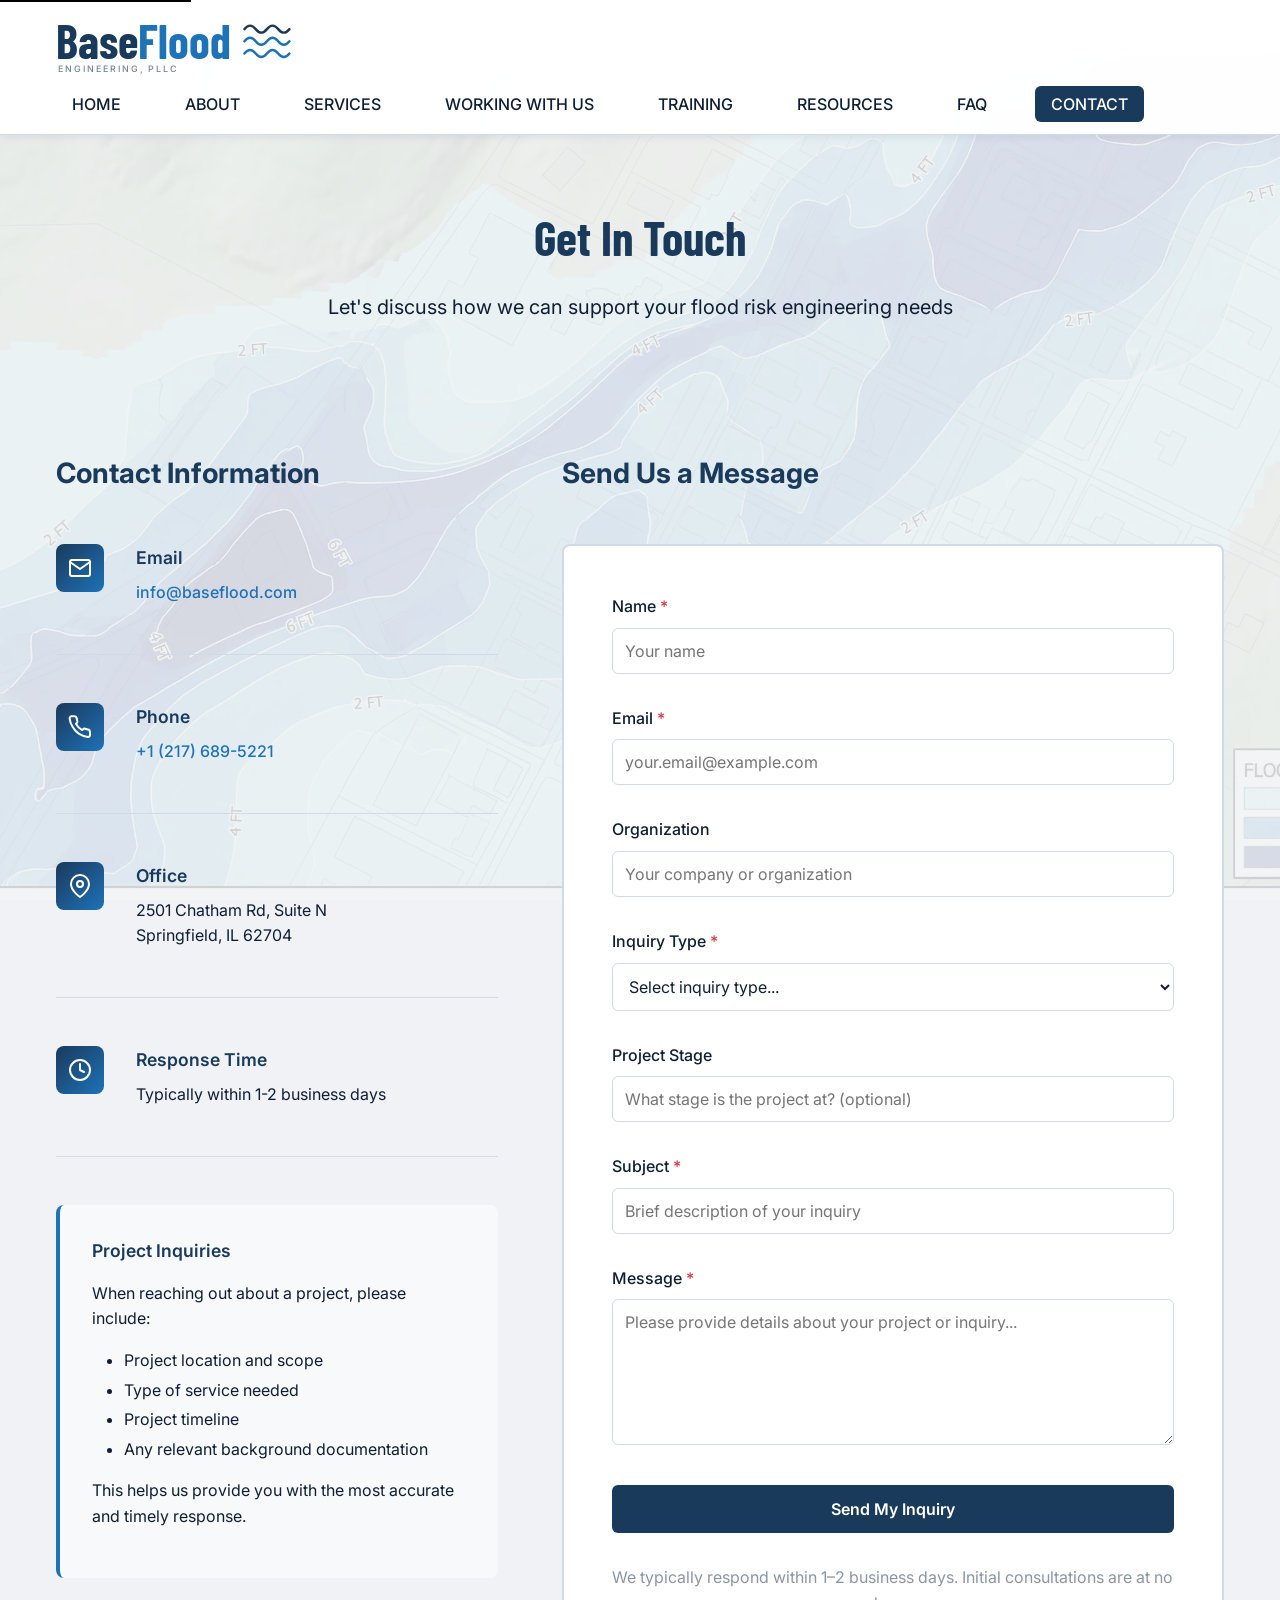
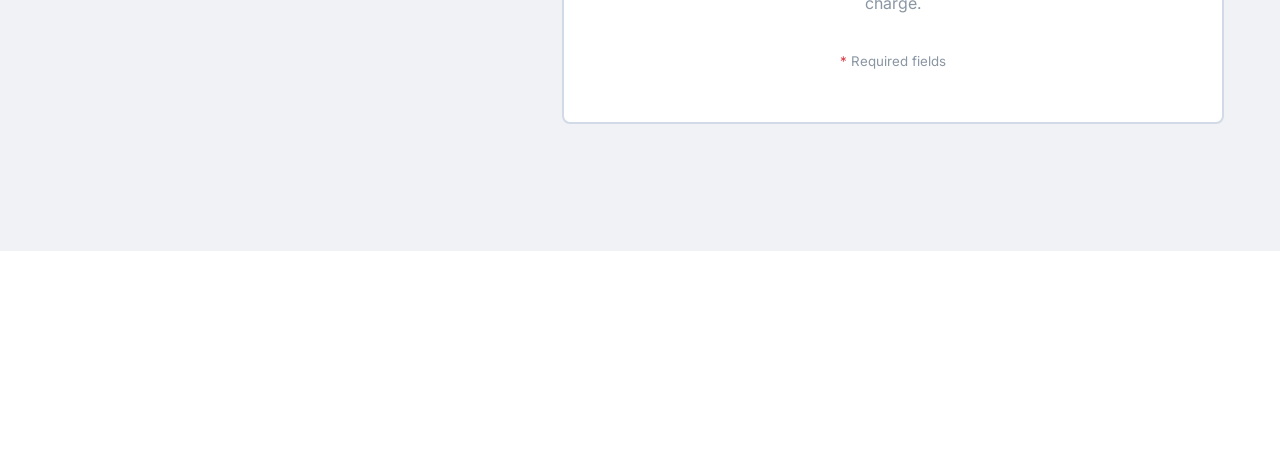
<file: contact.html>
<!DOCTYPE html>
<html lang="en">
<head>
    <meta charset="UTF-8">
    <meta name="viewport" content="width=device-width, initial-scale=1.0">
    
    <!-- SEO Meta Tags -->
    <title>Contact - BaseFlood Engineering</title>
    <meta name="description" content="Get in touch with BaseFlood Engineering for FEMA flood risk analysis and water resources engineering services.">
    <meta property="og:type" content="website">
    <meta property="og:url" content="https://baseflood.com/contact">
    <meta property="og:title" content="Contact - BaseFlood Engineering">
    <meta property="og:description" content="Get in touch with BaseFlood Engineering for FEMA flood risk analysis and water resources engineering services.">
    <meta property="og:image" content="https://baseflood.com/images/baseflood_og_1200x630.png">
    <meta property="og:image:width" content="1200">
    <meta property="og:image:height" content="630">
    <meta property="og:site_name" content="BaseFlood Engineering">
    <meta name="twitter:card" content="summary_large_image">
    <meta name="twitter:title" content="Contact - BaseFlood Engineering">
    <meta name="twitter:description" content="Get in touch with BaseFlood Engineering for FEMA flood risk analysis and water resources engineering services.">
    <meta name="twitter:image" content="https://baseflood.com/images/baseflood_og_1200x630.png">
    
    <!-- Favicon -->
        <link rel="icon" type="image/x-icon" href="favicon.ico">
        <link rel="apple-touch-icon" href="apple_touch_icon_180.png">
    <link rel="icon" type="image/png" href="/favicon.png">
    <meta name="theme-color" content="#1a3a5c">
    <link rel="canonical" href="https://baseflood.com/contact">
    
    <!-- Stylesheet -->
        <link rel="preconnect" href="https://fonts.googleapis.com">
    <link rel="preconnect" href="https://fonts.gstatic.com" crossorigin>
    <link href="https://fonts.googleapis.com/css2?family=Barlow+Condensed:wght@700&family=Inter:wght@300;400;500;600;700&display=swap" rel="stylesheet">
    <link rel="stylesheet" href="styles.css">
    <!-- Google Analytics -->
    <script async src="https://www.googletagmanager.com/gtag/js?id=G-NQ5WE36THF"></script>
    <script>
        window.dataLayer = window.dataLayer || [];
        function gtag(){dataLayer.push(arguments);}
        gtag('js', new Date());
        gtag('config', 'G-NQ5WE36THF');
    </script>
</head>
<body>
    <!-- Skip Navigation -->
    <a href="#main-content" class="skip-link">Skip to main content</a>

    <!-- Header -->
    <header role="banner">
        <div class="container">
            <div class="header-content">
                <div class="logo">
                    <a href="index.html" aria-label="BaseFlood Engineering homepage">
                        <svg xmlns="http://www.w3.org/2000/svg" viewBox="0 0 259 64" role="img" aria-label="BaseFlood Engineering, PLLC" style="height:60px;width:auto;display:block;">
                        <title>BaseFlood Engineering, PLLC</title>
                        <text y="46"
                              font-family="'Barlow Condensed','Arial Narrow',Arial,sans-serif"
                              font-weight="700" font-size="50">
                            <tspan fill="#1a3a5c">Base</tspan><tspan fill="#1e72b8">Flood</tspan>
                        </text>
                        <g transform="translate(199, 8)">
                            <path d="M2 6 C 6 1, 10 1, 14 6 C 18 11, 22 11, 26 6 C 30 1, 34 1, 38 6 C 42 11, 46 11, 50 6"
                                  stroke="#1a3a5c" stroke-width="2.6" stroke-linecap="round" fill="none"/>
                            <path transform="translate(0,13)"
                                  d="M2 6 C 6 1, 10 1, 14 6 C 18 11, 22 11, 26 6 C 30 1, 34 1, 38 6 C 42 11, 46 11, 50 6"
                                  stroke="#1872b4" stroke-width="2.6" stroke-linecap="round" fill="none"/>
                            <path transform="translate(0,26)"
                                  d="M2 6 C 6 1, 10 1, 14 6 C 18 11, 22 11, 26 6 C 30 1, 34 1, 38 6 C 42 11, 46 11, 50 6"
                                  stroke="#1e72b8" stroke-width="2.6" stroke-linecap="round" fill="none"/>
                        </g>
                        <text x="2" y="60"
                              font-family="'Inter','Segoe UI',Arial,sans-serif"
                              font-weight="500" font-size="9.5"
                              fill="#1a3a5c" opacity="0.62" letter-spacing="2.1">ENGINEERING, PLLC</text>
                    </svg>
                    </a>
                </div>
                <nav role="navigation" aria-label="Main navigation">
                    <ul>
                        <li><a href="index.html">HOME</a></li>
                        <li><a href="about.html">ABOUT</a></li>
                        <li><a href="services.html">SERVICES</a></li>
                        <li><a href="working-with-us.html">WORKING WITH US</a></li>
                        <li><a href="training.html">TRAINING</a></li>
                        <li><a href="resources.html">RESOURCES</a></li>
                        <li><a href="faq.html">FAQ</a></li>
                        <li><a href="contact.html" aria-current="page">CONTACT</a></li>
                    </ul>
                </nav>
            </div>
        </div>
    </header>

    <!-- Main Content -->
    <main id="main-content" role="main">
        <!-- Page Hero -->
        <section class="page-hero" aria-label="Contact introduction">
            <div class="container">
                <h1>Get In Touch</h1>
                <p class="page-hero-subtitle">Let's discuss how we can support your flood risk engineering needs</p>
            </div>
        </section>

        <!-- Contact Content -->
        <section class="page-content" aria-label="Contact information">
            <div class="container">
                <div class="contact-layout">
                    <!-- Contact Information -->
                    <div class="contact-info-section">
                        <h2>Contact Information</h2>

                        <div class="contact-item">
                            <div class="contact-icon">
                                <svg xmlns="http://www.w3.org/2000/svg" width="24" height="24" viewBox="0 0 24 24" fill="none" stroke="currentColor" stroke-width="2" stroke-linecap="round" stroke-linejoin="round">
                                    <path d="M4 4h16c1.1 0 2 .9 2 2v12c0 1.1-.9 2-2 2H4c-1.1 0-2-.9-2-2V6c0-1.1.9-2 2-2z"></path>
                                    <polyline points="22,6 12,13 2,6"></polyline>
                                </svg>
                            </div>
                            <div class="contact-details">
                                <h3>Email</h3>
                                <p><a href="mailto:info@baseflood.com">info@baseflood.com</a></p>
                            </div>
                        </div>

                        <div class="contact-item">
                            <div class="contact-icon">
                                <svg xmlns="http://www.w3.org/2000/svg" width="24" height="24" viewBox="0 0 24 24" fill="none" stroke="currentColor" stroke-width="2" stroke-linecap="round" stroke-linejoin="round">
                                    <path d="M22 16.92v3a2 2 0 0 1-2.18 2 19.79 19.79 0 0 1-8.63-3.07A19.5 19.5 0 0 1 4.69 12a19.79 19.79 0 0 1-3.07-8.67A2 2 0 0 1 3.6 1.27h3a2 2 0 0 1 2 1.72c.127.96.361 1.903.7 2.81a2 2 0 0 1-.45 2.11L7.91 8.81a16 16 0 0 0 6.29 6.29l.91-.91a2 2 0 0 1 2.11-.45c.907.339 1.85.573 2.81.7a2 2 0 0 1 1.72 2.03z"></path>
                                </svg>
                            </div>
                            <div class="contact-details">
                                <h3>Phone</h3>
                                <p><a href="tel:+12176895221">+1 (217) 689-5221</a></p>
                            </div>
                        </div>

                        <div class="contact-item">
                            <div class="contact-icon">
                                <svg xmlns="http://www.w3.org/2000/svg" width="24" height="24" viewBox="0 0 24 24" fill="none" stroke="currentColor" stroke-width="2" stroke-linecap="round" stroke-linejoin="round">
                                    <path d="M21 10c0 7-9 13-9 13s-9-6-9-13a9 9 0 0 1 18 0z"></path>
                                    <circle cx="12" cy="10" r="3"></circle>
                                </svg>
                            </div>
                            <div class="contact-details">
                                <h3>Office</h3>
                                <p>2501 Chatham Rd, Suite N<br>Springfield, IL 62704</p>
                            </div>
                        </div>

                        <div class="contact-item">
                            <div class="contact-icon">
                                <svg xmlns="http://www.w3.org/2000/svg" width="24" height="24" viewBox="0 0 24 24" fill="none" stroke="currentColor" stroke-width="2" stroke-linecap="round" stroke-linejoin="round">
                                    <circle cx="12" cy="12" r="10"></circle>
                                    <polyline points="12 6 12 12 16 14"></polyline>
                                </svg>
                            </div>
                            <div class="contact-details">
                                <h3>Response Time</h3>
                                <p>Typically within 1-2 business days</p>
                            </div>
                        </div>

                        <div class="info-box">
                            <h3>Project Inquiries</h3>
                            <p>When reaching out about a project, please include:</p>
                            <ul>
                                <li>Project location and scope</li>
                                <li>Type of service needed</li>
                                <li>Project timeline</li>
                                <li>Any relevant background documentation</li>
                            </ul>
                            <p>This helps us provide you with the most accurate and timely response.</p>
                        </div>
                    </div>

                    <!-- Contact Form -->
                    <div class="contact-form-section">
                        <h2>Send Us a Message</h2>

                        <form action="https://formspree.io/f/xqeqppwq" method="POST" class="contact-form" aria-label="Contact form">
                            <!-- Honeypot anti-spam -->
                            <input type="text" name="_gotcha" style="display:none" tabindex="-1" autocomplete="off">
                            <div class="form-group">
                                <label for="name">Name <span class="required">*</span></label>
                                <input type="text" id="name" name="name" required aria-required="true" placeholder="Your name">
                            </div>

                            <div class="form-group">
                                <label for="email">Email <span class="required">*</span></label>
                                <input type="email" id="email" name="email" required aria-required="true" placeholder="your.email@example.com">
                            </div>

                            <div class="form-group">
                                <label for="organization">Organization</label>
                                <input type="text" id="organization" name="organization" placeholder="Your company or organization">
                            </div>

                            <div class="form-group">
                                <label for="inquiry-type">Inquiry Type <span class="required">*</span></label>
                                <select id="inquiry-type" name="inquiry_type" required aria-required="true">
                                    <option value="" disabled selected>Select inquiry type...</option>
                                    <option value="project-support">Project Support</option>
                                    <option value="referral-subconsulting">Referral / Subconsulting Inquiry</option>
                                    <option value="training-interest">Training Interest</option>
                                    <option value="general-question">General Question</option>
                                </select>
                            </div>

                            <div class="form-group">
                                <label for="project-stage">Project Stage</label>
                                <input type="text" id="project-stage" name="project_stage" placeholder="What stage is the project at? (optional)">
                            </div>

                            <div class="form-group">
                                <label for="subject">Subject <span class="required">*</span></label>
                                <input type="text" id="subject" name="subject" required aria-required="true" placeholder="Brief description of your inquiry">
                            </div>

                            <div class="form-group">
                                <label for="message">Message <span class="required">*</span></label>
                                <textarea id="message" name="message" rows="6" required aria-required="true" placeholder="Please provide details about your project or inquiry..."></textarea>
                            </div>

                            <button type="submit" class="btn-submit-form">Send My Inquiry</button>

                            <p class="form-note">We typically respond within 1–2 business days. Initial consultations are at no charge.</p>
                            <p class="form-note"><small><span class="required">*</span> Required fields</small></p>
                        </form>
                    </div>
                </div>
            </div>
        </section>
    </main>

    <!-- Footer -->
    <footer role="contentinfo" aria-label="Site footer">
        <div class="container">
            <div class="footer-content">
                <p><strong>BaseFlood Engineering, PLLC</strong></p>
                <p>Copyright &copy; 2024-2026 BaseFlood Engineering, PLLC</p>
                <p><a href="privacy.html">Privacy Policy &amp; Terms of Service</a></p>
            </div>
        </div>
    </footer>
</body>
</html>
</file>
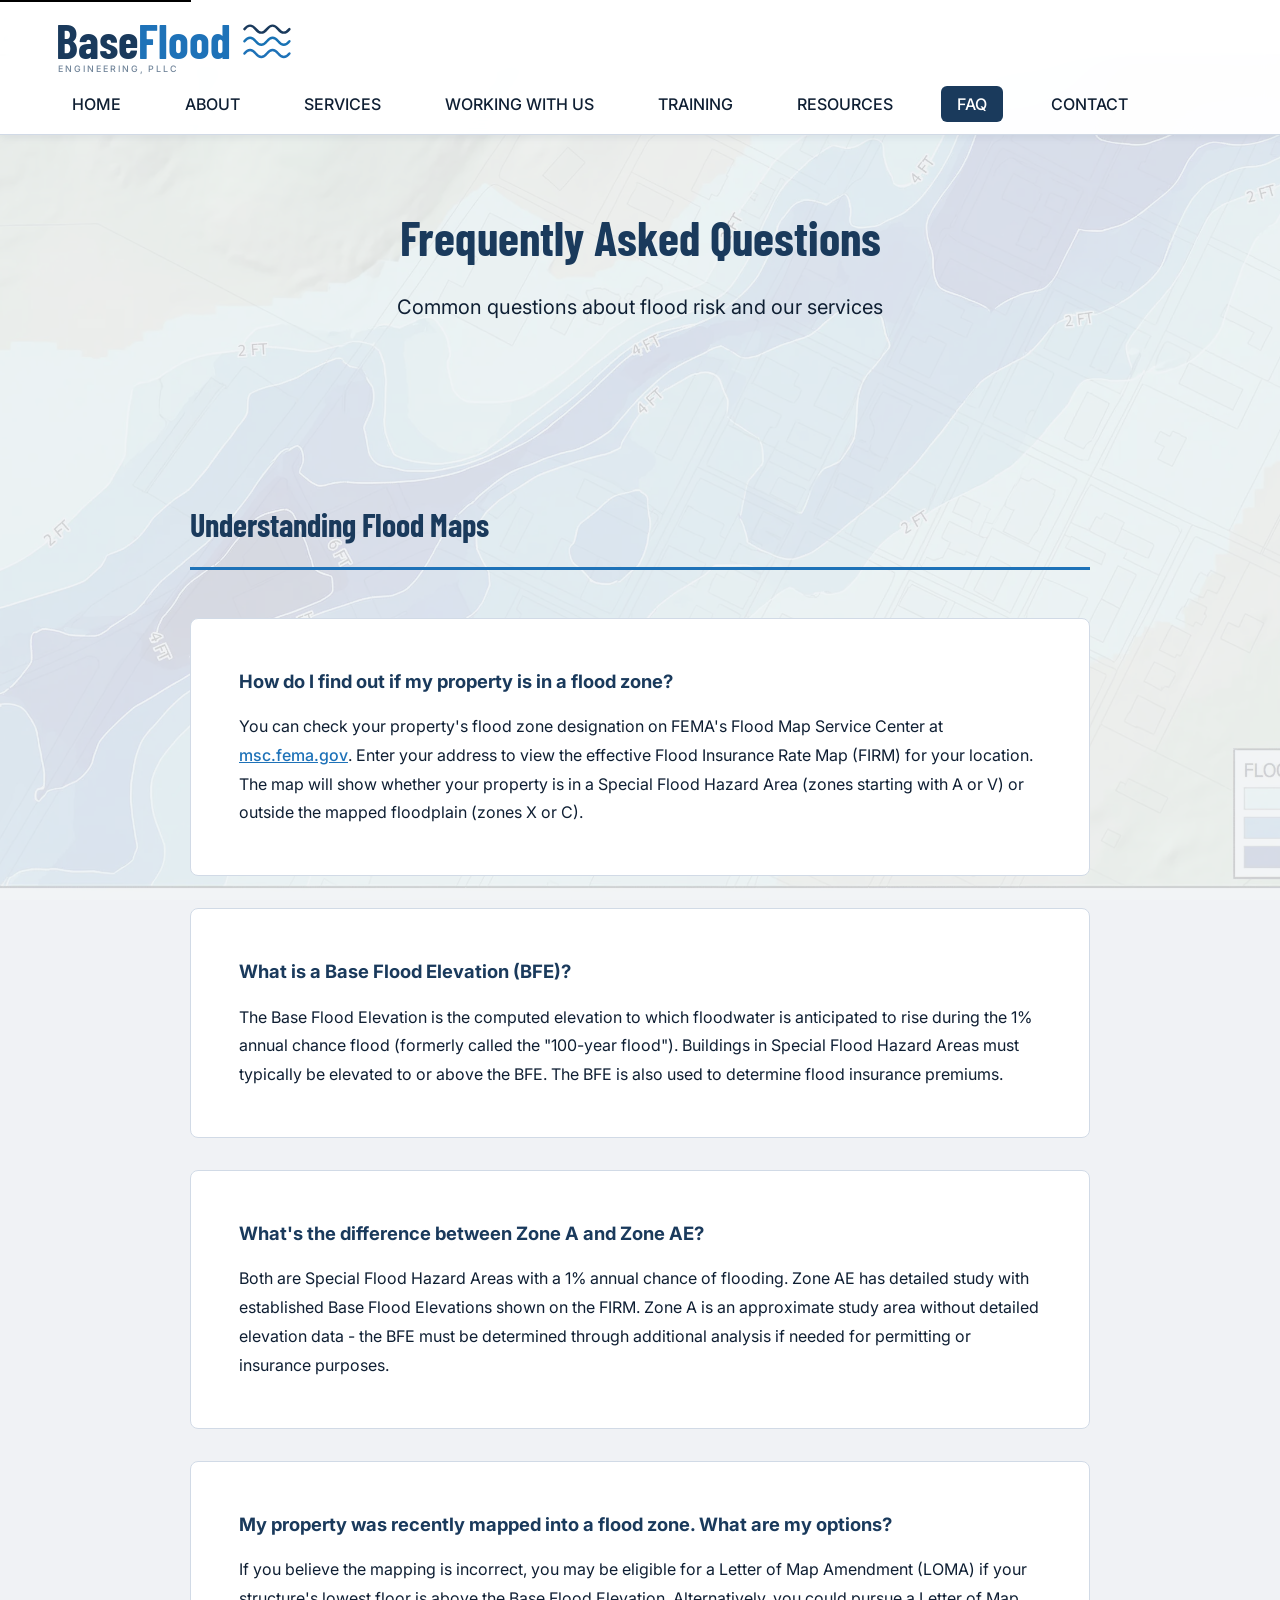
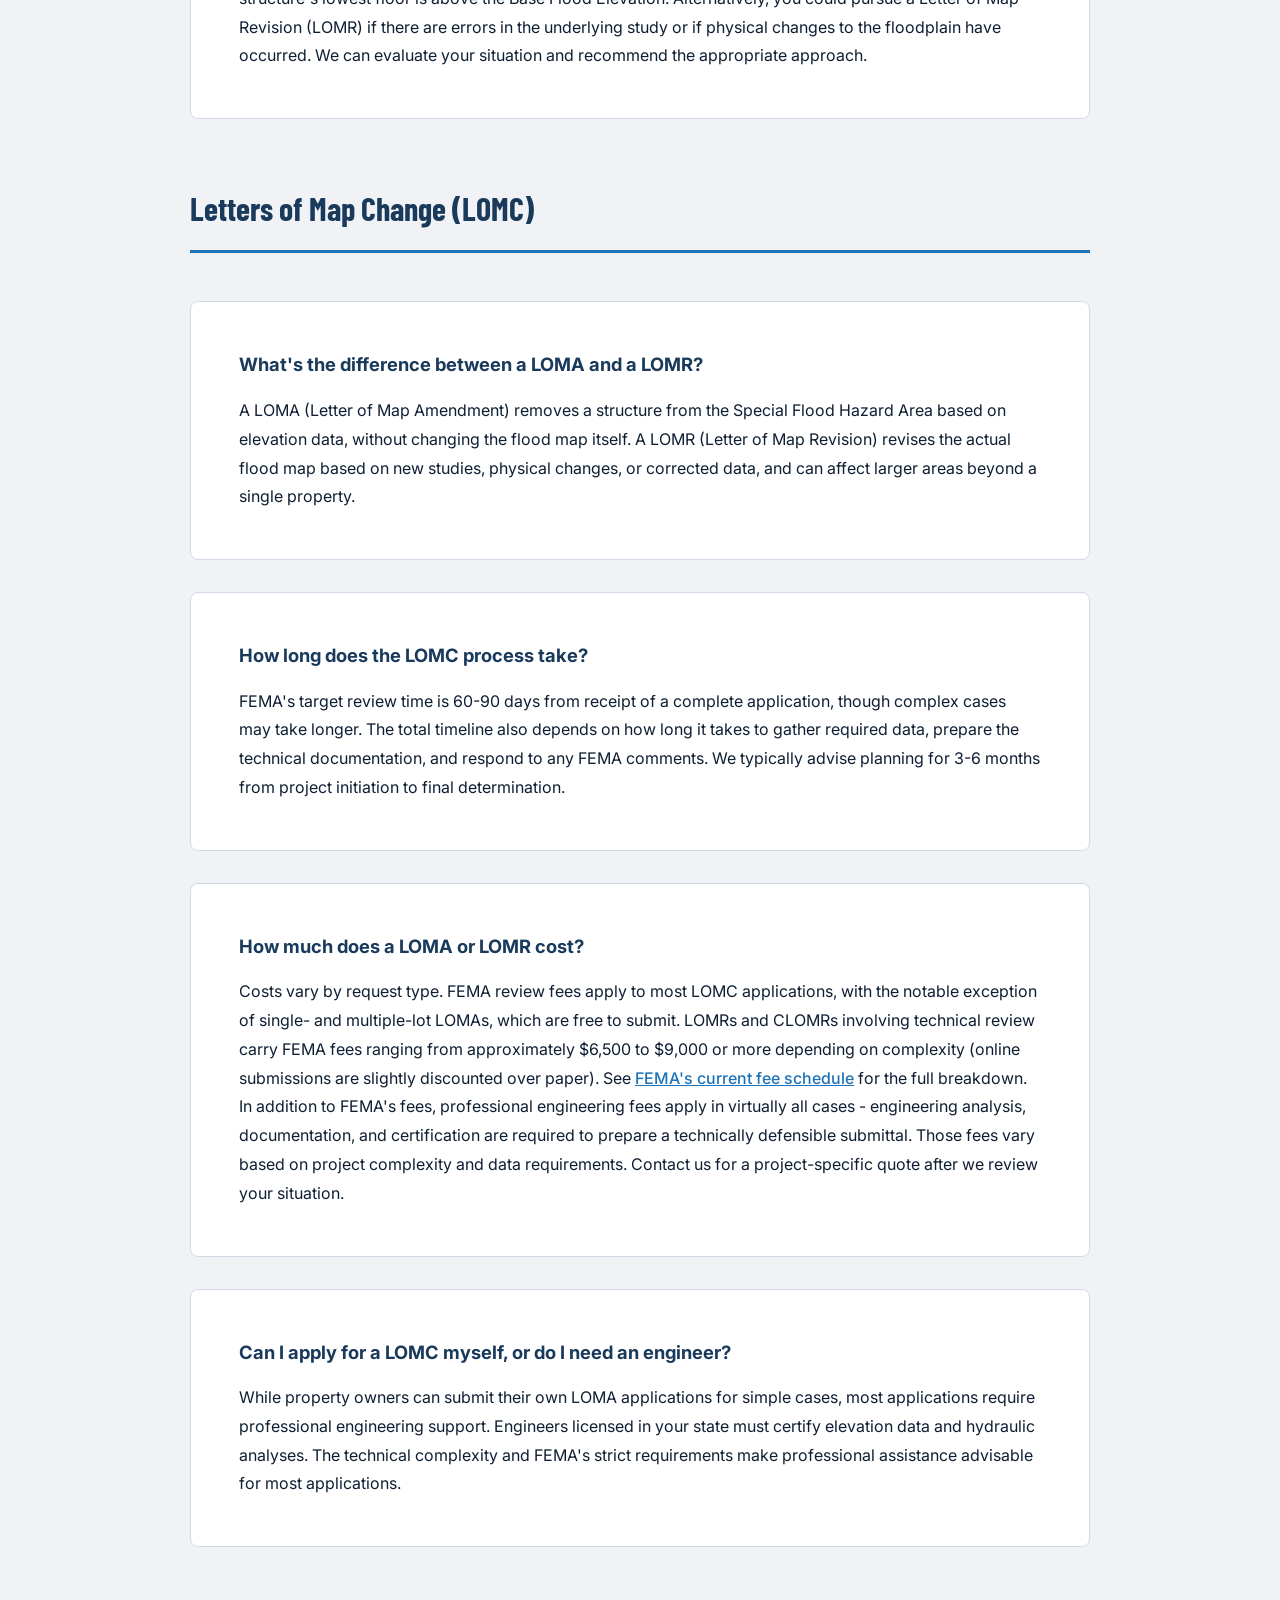
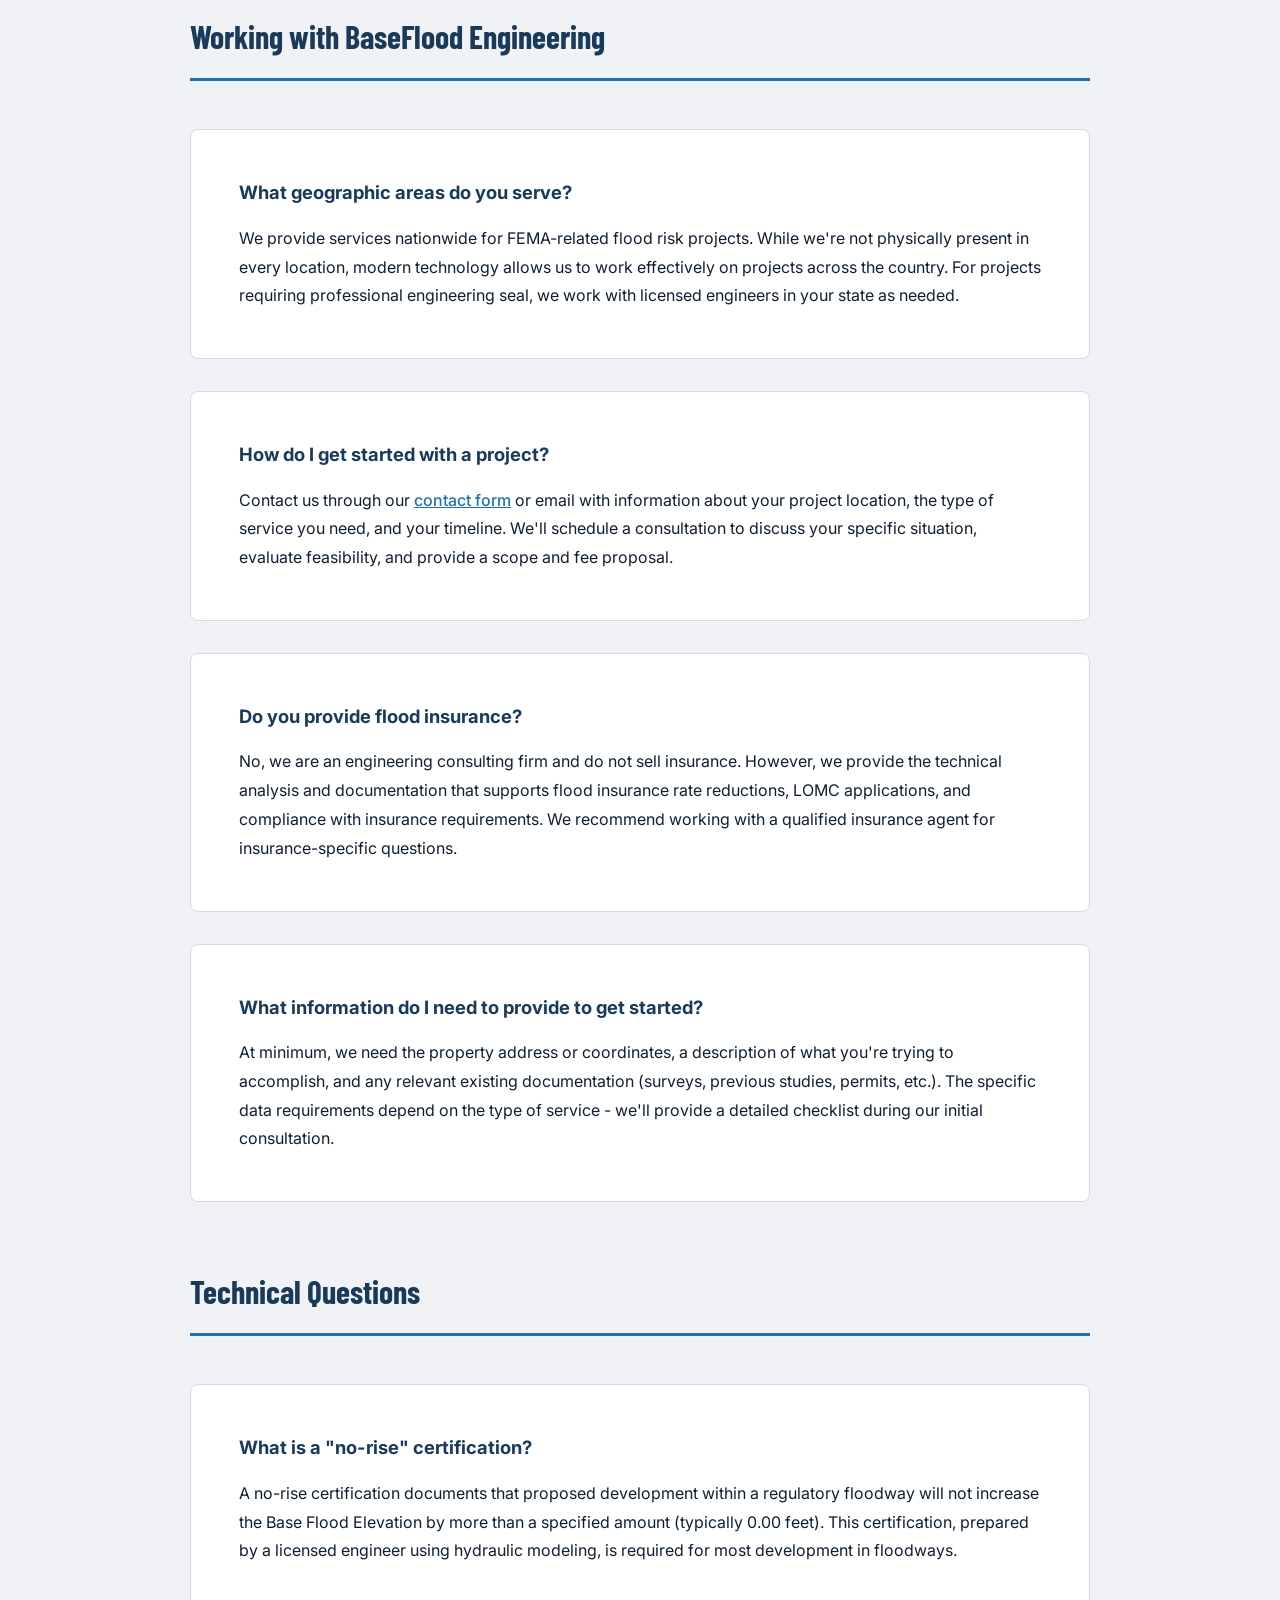
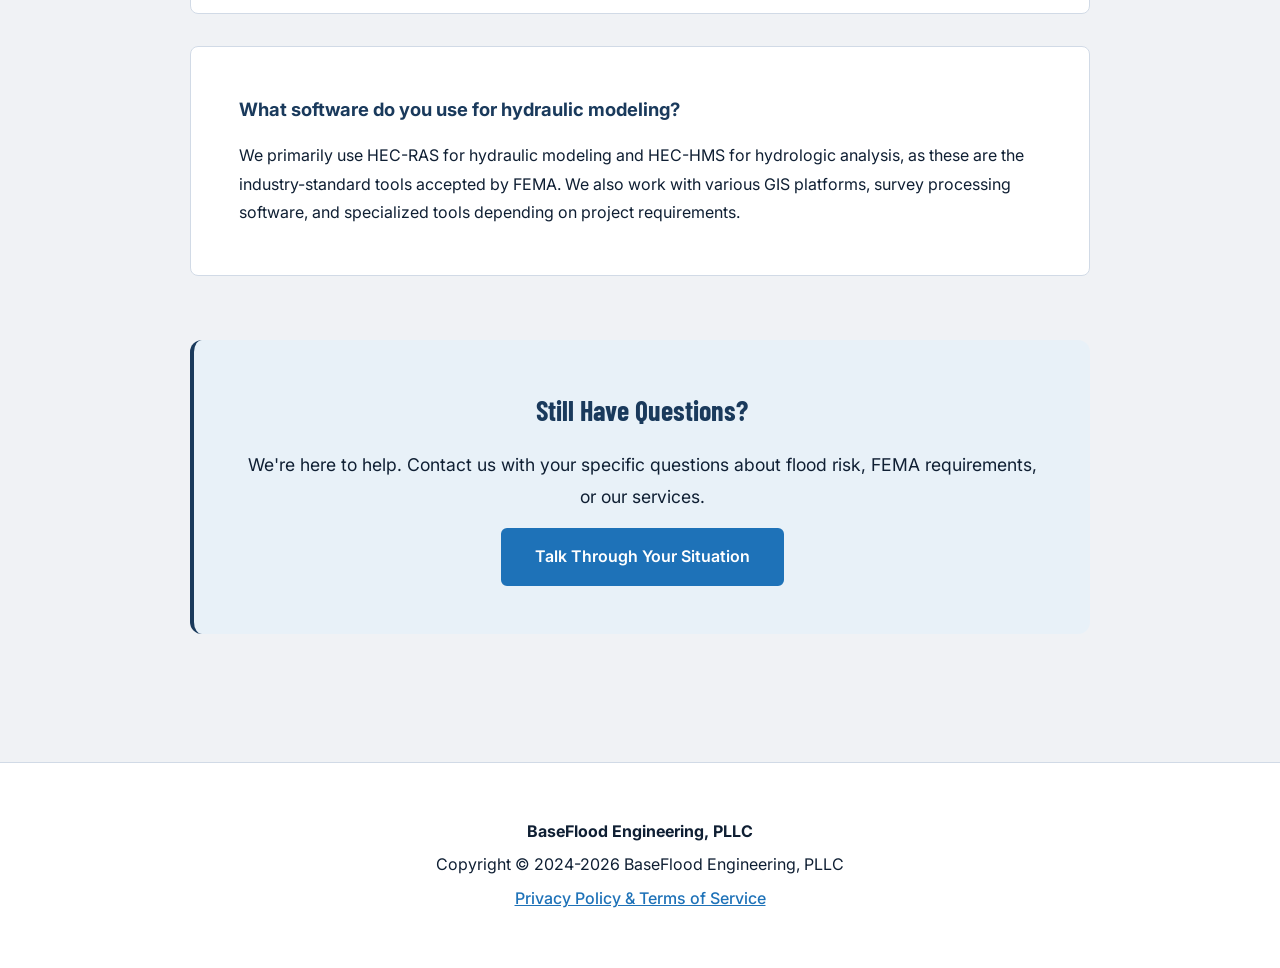
<file: faq.html>
<!DOCTYPE html>
<html lang="en">
<head>
    <meta charset="UTF-8">
    <meta name="viewport" content="width=device-width, initial-scale=1.0">

    <!-- SEO Meta Tags -->
    <title>FAQ - BaseFlood Engineering</title>
    <meta name="description" content="Frequently asked questions about FEMA flood risk, map revisions, and working with BaseFlood Engineering.">
    <meta property="og:type" content="website">
    <meta property="og:url" content="https://baseflood.com/faq">
    <meta property="og:title" content="FAQ - BaseFlood Engineering">
    <meta property="og:description" content="Frequently asked questions about FEMA flood risk, map revisions, and working with BaseFlood Engineering.">
    <meta property="og:image" content="https://baseflood.com/images/baseflood_og_1200x630.png">
    <meta property="og:image:width" content="1200">
    <meta property="og:image:height" content="630">
    <meta property="og:site_name" content="BaseFlood Engineering">
    <meta name="twitter:card" content="summary_large_image">
    <meta name="twitter:title" content="FAQ - BaseFlood Engineering">
    <meta name="twitter:description" content="Frequently asked questions about FEMA flood risk, map revisions, and working with BaseFlood Engineering.">
    <meta name="twitter:image" content="https://baseflood.com/images/baseflood_og_1200x630.png">

    <!-- Favicon -->
        <link rel="icon" type="image/x-icon" href="favicon.ico">
        <link rel="apple-touch-icon" href="apple_touch_icon_180.png">
    <link rel="icon" type="image/png" href="/favicon.png">
    <meta name="theme-color" content="#1a3a5c">
    <link rel="canonical" href="https://baseflood.com/faq">

    <!-- Stylesheet -->
        <link rel="preconnect" href="https://fonts.googleapis.com">
    <link rel="preconnect" href="https://fonts.gstatic.com" crossorigin>
    <link href="https://fonts.googleapis.com/css2?family=Barlow+Condensed:wght@700&family=Inter:wght@300;400;500;600;700&display=swap" rel="stylesheet">
    <link rel="stylesheet" href="styles.css">
    <!-- Google Analytics -->
    <script async src="https://www.googletagmanager.com/gtag/js?id=G-NQ5WE36THF"></script>
    <script>
        window.dataLayer = window.dataLayer || [];
        function gtag(){dataLayer.push(arguments);}
        gtag('js', new Date());
        gtag('config', 'G-NQ5WE36THF');
    </script>
</head>
<body>
    <!-- Skip Navigation -->
    <a href="#main-content" class="skip-link">Skip to main content</a>

    <!-- Header -->
    <header role="banner">
        <div class="container">
            <div class="header-content">
                <div class="logo">
                    <a href="index.html" aria-label="BaseFlood Engineering homepage">
                        <svg xmlns="http://www.w3.org/2000/svg" viewBox="0 0 259 64" role="img" aria-label="BaseFlood Engineering, PLLC" style="height:60px;width:auto;display:block;">
                        <title>BaseFlood Engineering, PLLC</title>
                        <text y="46"
                              font-family="'Barlow Condensed','Arial Narrow',Arial,sans-serif"
                              font-weight="700" font-size="50">
                            <tspan fill="#1a3a5c">Base</tspan><tspan fill="#1e72b8">Flood</tspan>
                        </text>
                        <g transform="translate(199, 8)">
                            <path d="M2 6 C 6 1, 10 1, 14 6 C 18 11, 22 11, 26 6 C 30 1, 34 1, 38 6 C 42 11, 46 11, 50 6"
                                  stroke="#1a3a5c" stroke-width="2.6" stroke-linecap="round" fill="none"/>
                            <path transform="translate(0,13)"
                                  d="M2 6 C 6 1, 10 1, 14 6 C 18 11, 22 11, 26 6 C 30 1, 34 1, 38 6 C 42 11, 46 11, 50 6"
                                  stroke="#1872b4" stroke-width="2.6" stroke-linecap="round" fill="none"/>
                            <path transform="translate(0,26)"
                                  d="M2 6 C 6 1, 10 1, 14 6 C 18 11, 22 11, 26 6 C 30 1, 34 1, 38 6 C 42 11, 46 11, 50 6"
                                  stroke="#1e72b8" stroke-width="2.6" stroke-linecap="round" fill="none"/>
                        </g>
                        <text x="2" y="60"
                              font-family="'Inter','Segoe UI',Arial,sans-serif"
                              font-weight="500" font-size="9.5"
                              fill="#1a3a5c" opacity="0.62" letter-spacing="2.1">ENGINEERING, PLLC</text>
                    </svg>
                    </a>
                </div>
                <nav role="navigation" aria-label="Main navigation">
                    <ul>
                        <li><a href="index.html">HOME</a></li>
                        <li><a href="about.html">ABOUT</a></li>
                        <li><a href="services.html">SERVICES</a></li>
                        <li><a href="working-with-us.html">WORKING WITH US</a></li>
                        <li><a href="training.html">TRAINING</a></li>
                        <li><a href="resources.html">RESOURCES</a></li>
                        <li><a href="faq.html" aria-current="page">FAQ</a></li>
                        <li><a href="contact.html">CONTACT</a></li>
                    </ul>
                </nav>
            </div>
        </div>
    </header>

    <!-- Main Content -->
    <main id="main-content" role="main">
        <!-- Page Hero -->
        <section class="page-hero" aria-label="FAQ introduction">
            <div class="container">
                <h1>Frequently Asked Questions</h1>
                <p class="page-hero-subtitle">Common questions about flood risk and our services</p>
            </div>
        </section>

        <!-- FAQ Content -->
        <section class="page-content" aria-label="FAQ">
            <div class="container">
                <div class="content-box">
                    <!-- FEMA & Flood Maps -->
                    <div class="faq-category">
                        <h2>Understanding Flood Maps</h2>

                        <div class="faq-item">
                            <h3>How do I find out if my property is in a flood zone?</h3>
                            <p>You can check your property's flood zone designation on FEMA's Flood Map Service Center at <a href="https://msc.fema.gov" target="_blank" rel="noopener">msc.fema.gov</a>. Enter your address to view the effective Flood Insurance Rate Map (FIRM) for your location. The map will show whether your property is in a Special Flood Hazard Area (zones starting with A or V) or outside the mapped floodplain (zones X or C).</p>
                        </div>

                        <div class="faq-item">
                            <h3>What is a Base Flood Elevation (BFE)?</h3>
                            <p>The Base Flood Elevation is the computed elevation to which floodwater is anticipated to rise during the 1% annual chance flood (formerly called the "100-year flood"). Buildings in Special Flood Hazard Areas must typically be elevated to or above the BFE. The BFE is also used to determine flood insurance premiums.</p>
                        </div>

                        <div class="faq-item">
                            <h3>What's the difference between Zone A and Zone AE?</h3>
                            <p>Both are Special Flood Hazard Areas with a 1% annual chance of flooding. Zone AE has detailed study with established Base Flood Elevations shown on the FIRM. Zone A is an approximate study area without detailed elevation data - the BFE must be determined through additional analysis if needed for permitting or insurance purposes.</p>
                        </div>

                        <div class="faq-item">
                            <h3>My property was recently mapped into a flood zone. What are my options?</h3>
                            <p>If you believe the mapping is incorrect, you may be eligible for a Letter of Map Amendment (LOMA) if your structure's lowest floor is above the Base Flood Elevation. Alternatively, you could pursue a Letter of Map Revision (LOMR) if there are errors in the underlying study or if physical changes to the floodplain have occurred. We can evaluate your situation and recommend the appropriate approach.</p>
                        </div>
                    </div>

                    <!-- Letters of Map Change -->
                    <div class="faq-category">
                        <h2>Letters of Map Change (LOMC)</h2>

                        <div class="faq-item">
                            <h3>What's the difference between a LOMA and a LOMR?</h3>
                            <p>A LOMA (Letter of Map Amendment) removes a structure from the Special Flood Hazard Area based on elevation data, without changing the flood map itself. A LOMR (Letter of Map Revision) revises the actual flood map based on new studies, physical changes, or corrected data, and can affect larger areas beyond a single property.</p>
                        </div>

                        <div class="faq-item">
                            <h3>How long does the LOMC process take?</h3>
                            <p>FEMA's target review time is 60-90 days from receipt of a complete application, though complex cases may take longer. The total timeline also depends on how long it takes to gather required data, prepare the technical documentation, and respond to any FEMA comments. We typically advise planning for 3-6 months from project initiation to final determination.</p>
                        </div>

                        <div class="faq-item">
                            <h3>How much does a LOMA or LOMR cost?</h3>
                            <p>Costs vary by request type. FEMA review fees apply to most LOMC applications, with the notable exception of single- and multiple-lot LOMAs, which are free to submit. LOMRs and CLOMRs involving technical review carry FEMA fees ranging from approximately $6,500 to $9,000 or more depending on complexity (online submissions are slightly discounted over paper). See <a href="https://www.fema.gov/flood-maps/change-your-flood-zone/status/flood-map-related-fees" target="_blank" rel="noopener noreferrer">FEMA's current fee schedule</a> for the full breakdown.</p>
                            <p>In addition to FEMA's fees, professional engineering fees apply in virtually all cases - engineering analysis, documentation, and certification are required to prepare a technically defensible submittal. Those fees vary based on project complexity and data requirements. Contact us for a project-specific quote after we review your situation.</p>
                        </div>

                        <div class="faq-item">
                            <h3>Can I apply for a LOMC myself, or do I need an engineer?</h3>
                            <p>While property owners can submit their own LOMA applications for simple cases, most applications require professional engineering support. Engineers licensed in your state must certify elevation data and hydraulic analyses. The technical complexity and FEMA's strict requirements make professional assistance advisable for most applications.</p>
                        </div>
                    </div>

                    <!-- Working with BaseFlood -->
                    <div class="faq-category">
                        <h2>Working with BaseFlood Engineering</h2>

                        <div class="faq-item">
                            <h3>What geographic areas do you serve?</h3>
                            <p>We provide services nationwide for FEMA-related flood risk projects. While we're not physically present in every location, modern technology allows us to work effectively on projects across the country. For projects requiring professional engineering seal, we work with licensed engineers in your state as needed.</p>
                        </div>

                        <div class="faq-item">
                            <h3>How do I get started with a project?</h3>
                            <p>Contact us through our <a href="contact.html">contact form</a> or email with information about your project location, the type of service you need, and your timeline. We'll schedule a consultation to discuss your specific situation, evaluate feasibility, and provide a scope and fee proposal.</p>
                        </div>

                        <div class="faq-item">
                            <h3>Do you provide flood insurance?</h3>
                            <p>No, we are an engineering consulting firm and do not sell insurance. However, we provide the technical analysis and documentation that supports flood insurance rate reductions, LOMC applications, and compliance with insurance requirements. We recommend working with a qualified insurance agent for insurance-specific questions.</p>
                        </div>

                        <div class="faq-item">
                            <h3>What information do I need to provide to get started?</h3>
                            <p>At minimum, we need the property address or coordinates, a description of what you're trying to accomplish, and any relevant existing documentation (surveys, previous studies, permits, etc.). The specific data requirements depend on the type of service - we'll provide a detailed checklist during our initial consultation.</p>
                        </div>
                    </div>

                    <!-- Technical Questions -->
                    <div class="faq-category">
                        <h2>Technical Questions</h2>

                        <div class="faq-item">
                            <h3>What is a "no-rise" certification?</h3>
                            <p>A no-rise certification documents that proposed development within a regulatory floodway will not increase the Base Flood Elevation by more than a specified amount (typically 0.00 feet). This certification, prepared by a licensed engineer using hydraulic modeling, is required for most development in floodways.</p>
                        </div>

                        <div class="faq-item">
                            <h3>What software do you use for hydraulic modeling?</h3>
                            <p>We primarily use HEC-RAS for hydraulic modeling and HEC-HMS for hydrologic analysis, as these are the industry-standard tools accepted by FEMA. We also work with various GIS platforms, survey processing software, and specialized tools depending on project requirements.</p>
                        </div>

                    </div>

                    <!-- Still Have Questions? -->
                    <div class="cta-box">
                        <h3>Still Have Questions?</h3>
                        <p>We're here to help. Contact us with your specific questions about flood risk, FEMA requirements, or our services.</p>
                        <a href="contact.html" class="btn-primary">Talk Through Your Situation</a>
                    </div>
                </div>
            </div>
        </section>
    </main>

    <!-- Footer -->
    <footer role="contentinfo" aria-label="Site footer">
        <div class="container">
            <div class="footer-content">
                <p><strong>BaseFlood Engineering, PLLC</strong></p>
                <p>Copyright &copy; 2024-2026 BaseFlood Engineering, PLLC</p>
                <p><a href="privacy.html">Privacy Policy &amp; Terms of Service</a></p>
            </div>
        </div>
    </footer>
</body>
</html>
</file>
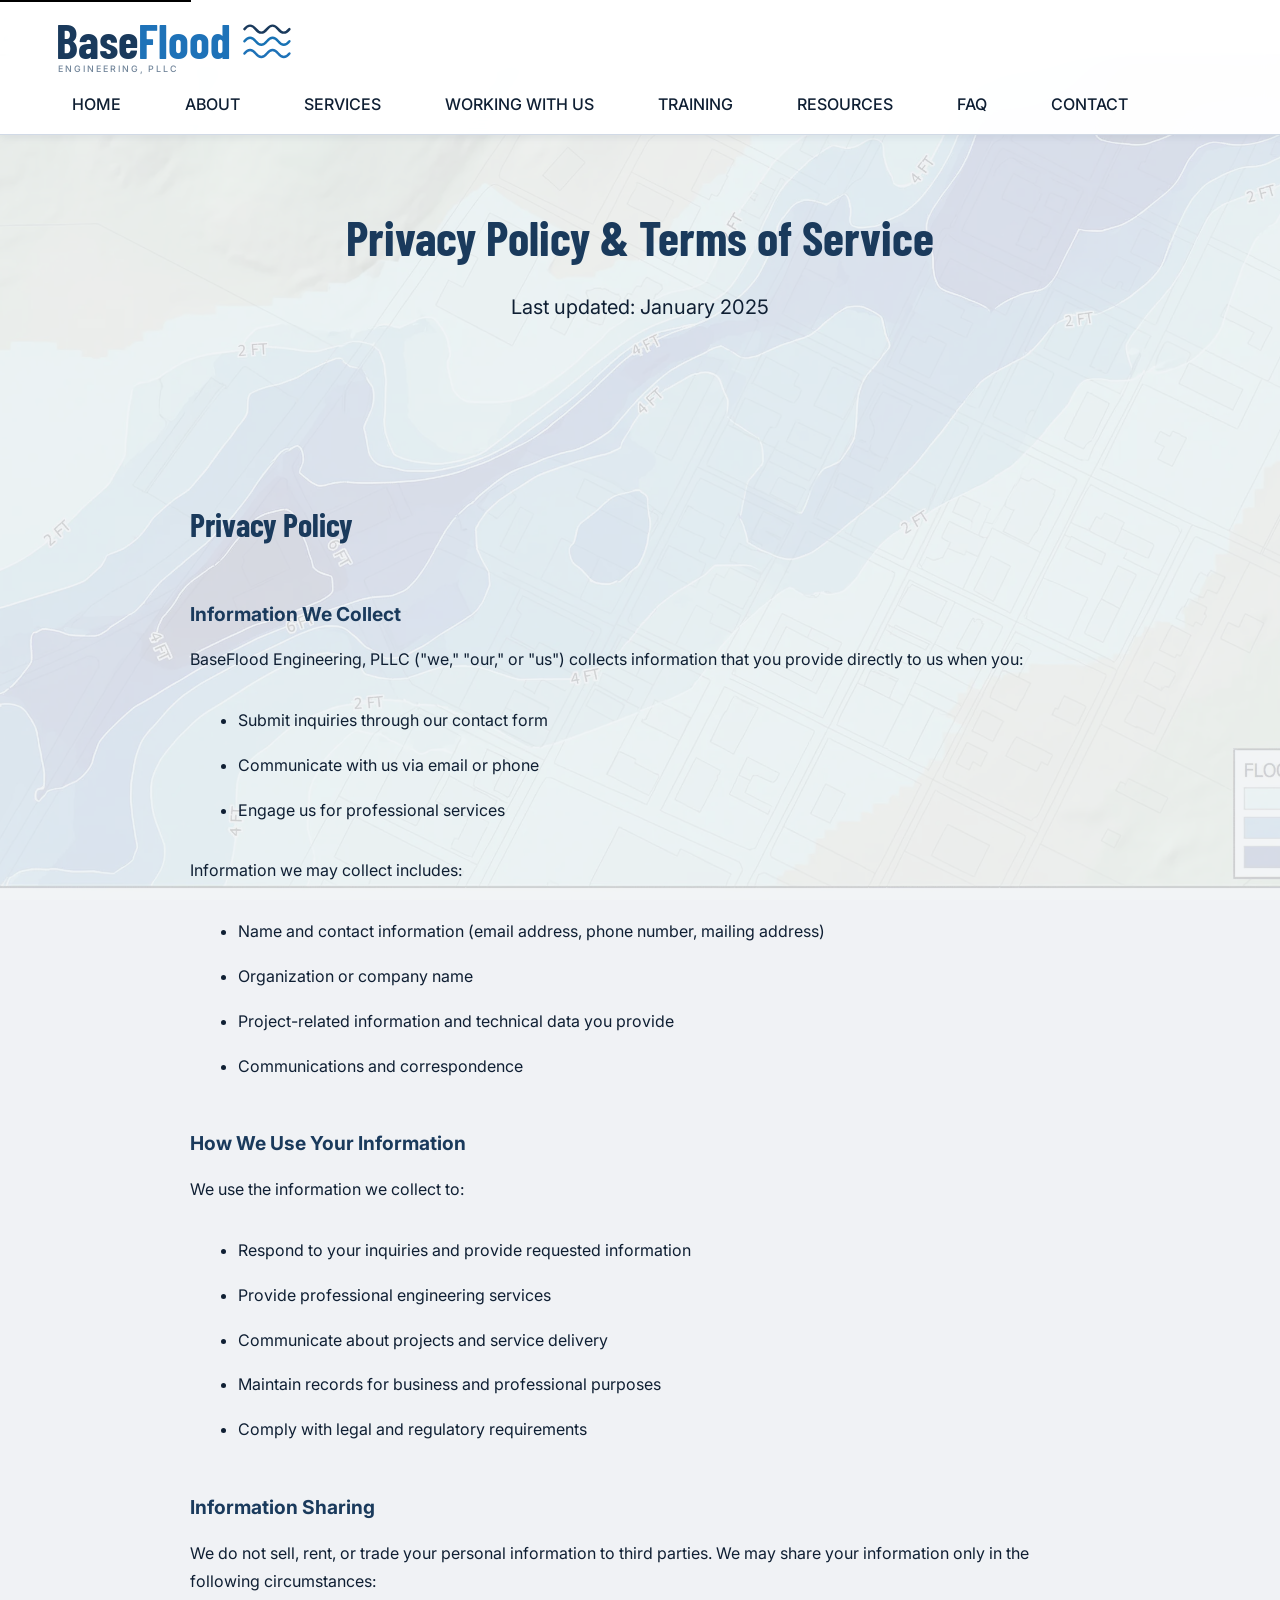
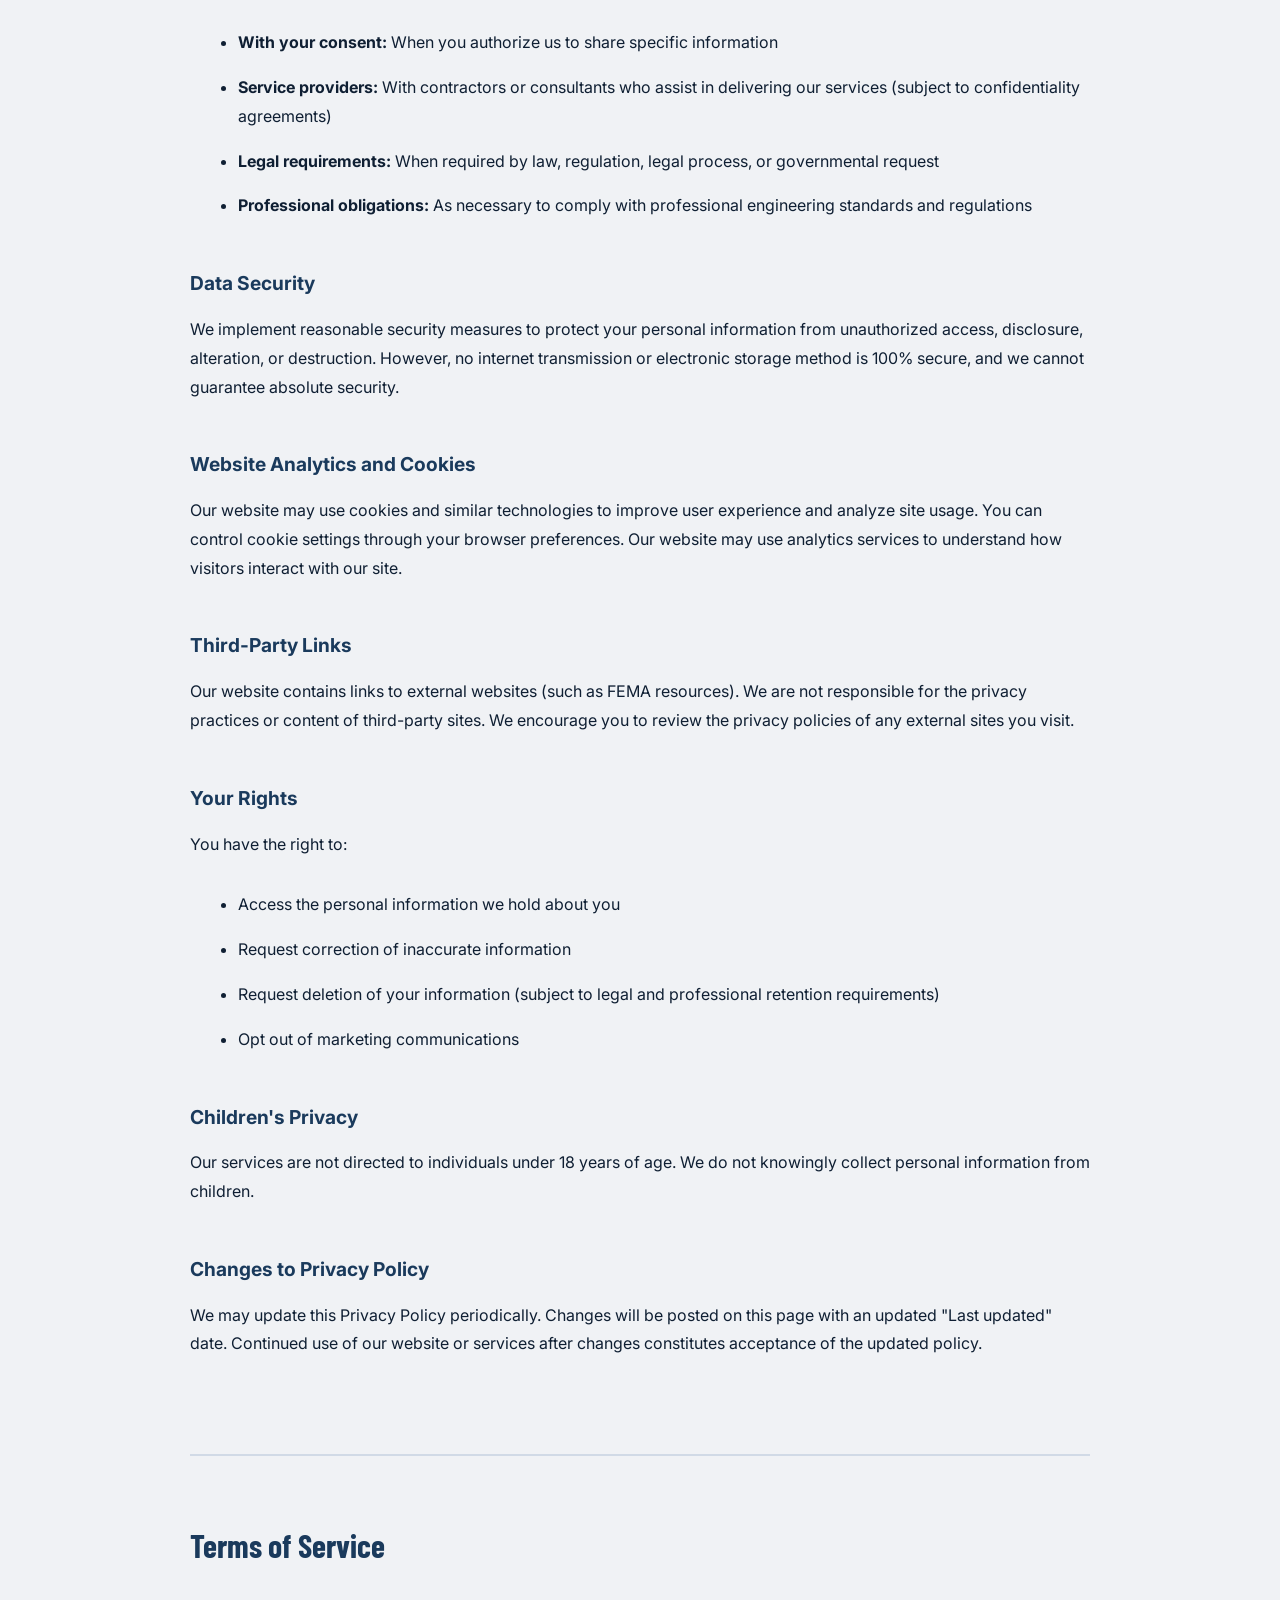
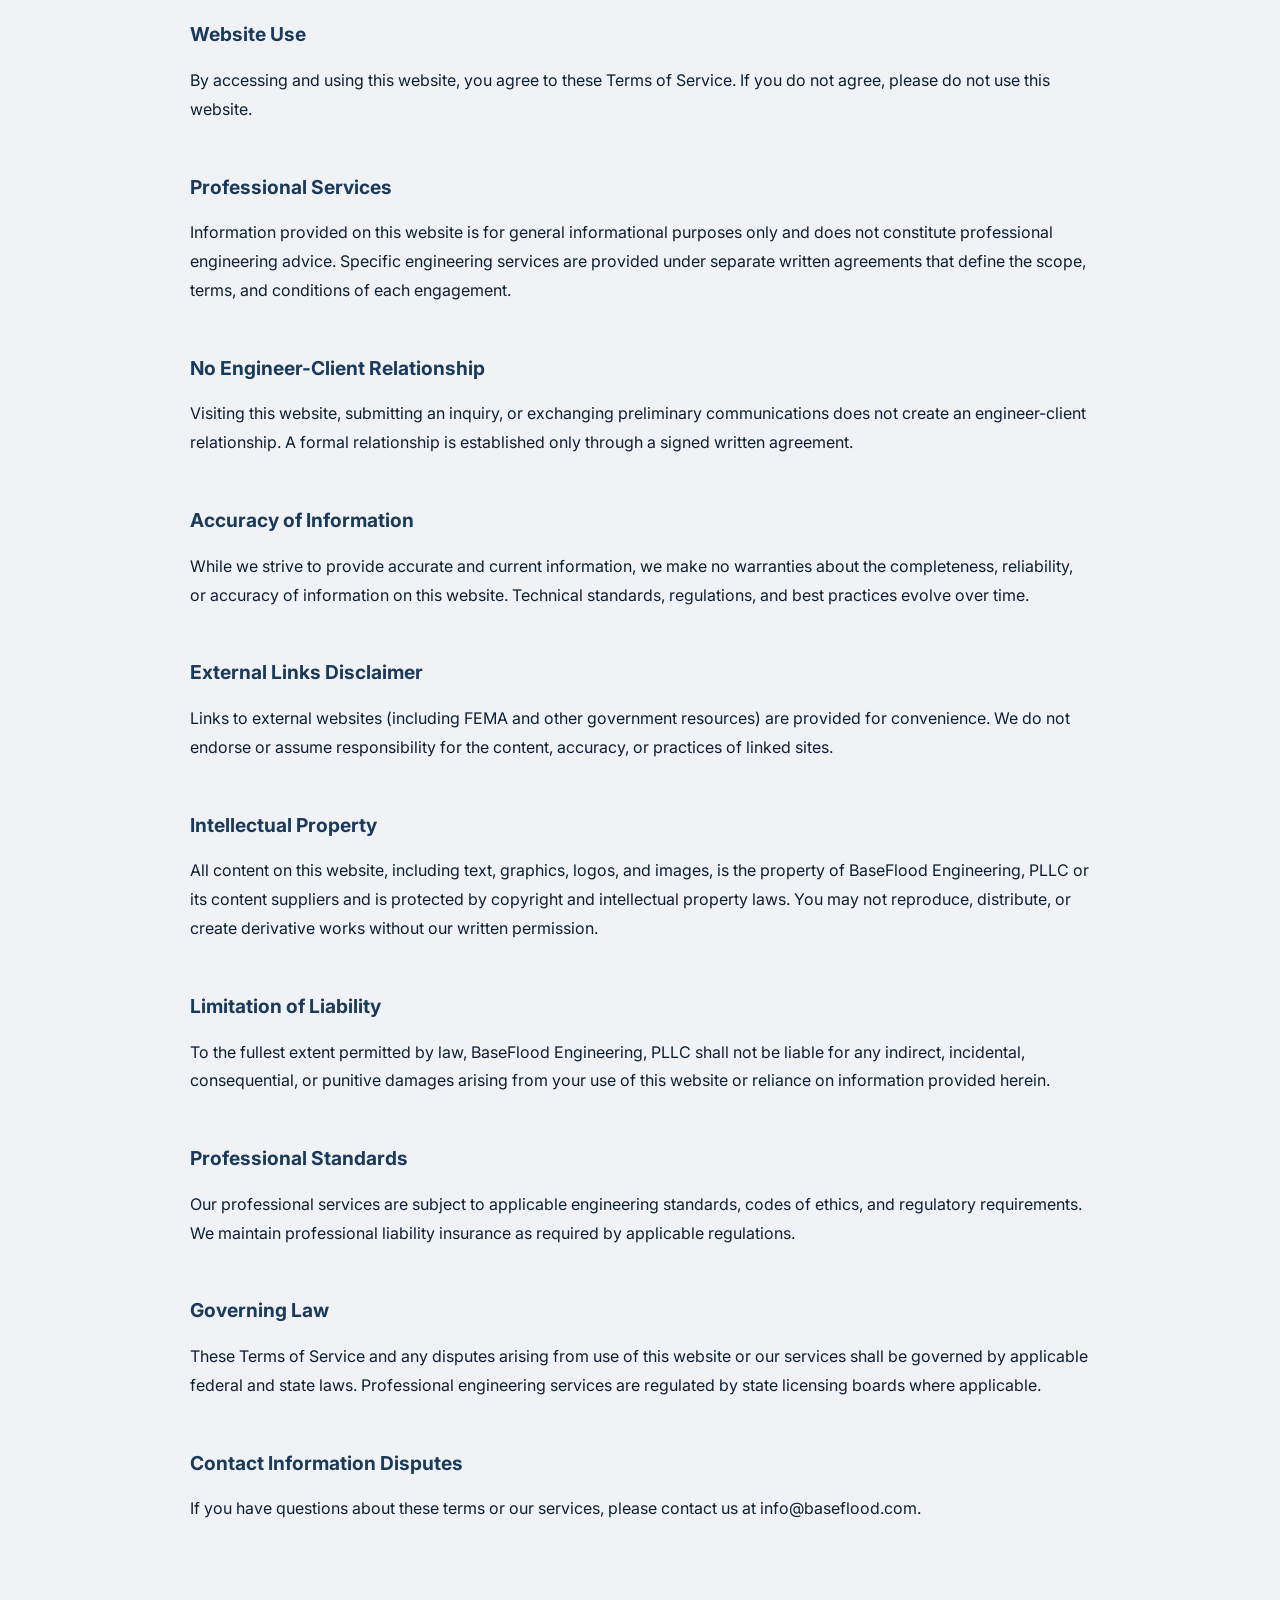
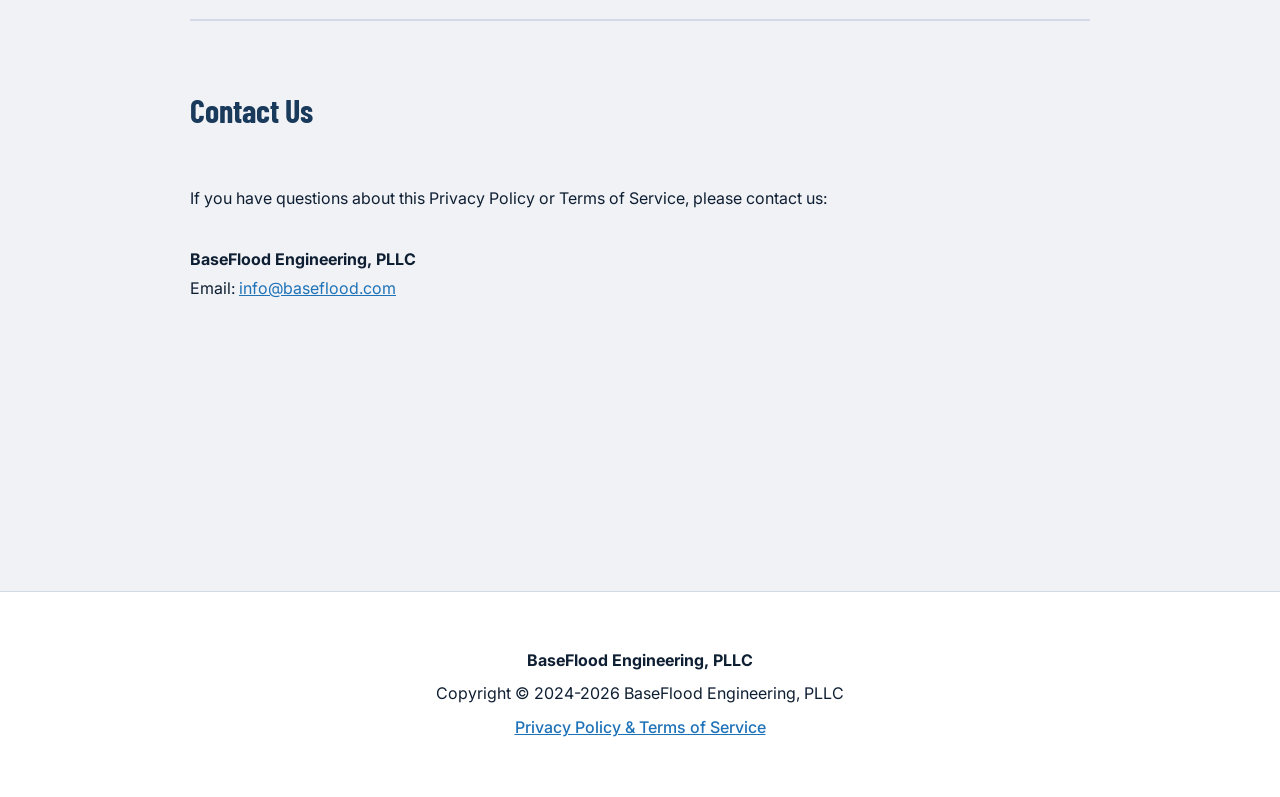
<file: privacy.html>
<!DOCTYPE html>
<html lang="en">
<head>
    <meta charset="UTF-8">
    <meta name="viewport" content="width=device-width, initial-scale=1.0">

    <!-- SEO Meta Tags -->
    <title>Privacy Policy & Terms of Service - BaseFlood Engineering</title>
    <meta name="description" content="Privacy policy and terms of service for BaseFlood Engineering, PLLC.">
    <meta property="og:type" content="website">
    <meta property="og:url" content="https://baseflood.com/privacy">
    <meta property="og:title" content="Privacy Policy & Terms - BaseFlood Engineering">
    <meta property="og:description" content="Privacy policy and terms of service for BaseFlood Engineering.">
    <meta property="og:image" content="https://baseflood.com/images/baseflood_og_1200x630.png">
    <meta property="og:image:width" content="1200">
    <meta property="og:image:height" content="630">
    <meta property="og:site_name" content="BaseFlood Engineering">
    <meta name="twitter:card" content="summary_large_image">
    <meta name="twitter:title" content="Privacy Policy & Terms - BaseFlood Engineering">
    <meta name="twitter:description" content="Privacy policy and terms of service for BaseFlood Engineering.">
    <meta name="twitter:image" content="https://baseflood.com/images/baseflood_og_1200x630.png">

    <!-- Favicon -->
        <link rel="icon" type="image/x-icon" href="favicon.ico">
        <link rel="apple-touch-icon" href="apple_touch_icon_180.png">
    <link rel="icon" type="image/png" href="/favicon.png">
    <meta name="theme-color" content="#1a3a5c">
    <link rel="canonical" href="https://baseflood.com/privacy">

    <!-- Stylesheet -->
        <link rel="preconnect" href="https://fonts.googleapis.com">
    <link rel="preconnect" href="https://fonts.gstatic.com" crossorigin>
    <link href="https://fonts.googleapis.com/css2?family=Barlow+Condensed:wght@700&family=Inter:wght@300;400;500;600;700&display=swap" rel="stylesheet">
    <link rel="stylesheet" href="styles.css">
    <!-- Google Analytics -->
    <script async src="https://www.googletagmanager.com/gtag/js?id=G-NQ5WE36THF"></script>
    <script>
        window.dataLayer = window.dataLayer || [];
        function gtag(){dataLayer.push(arguments);}
        gtag('js', new Date());
        gtag('config', 'G-NQ5WE36THF');
    </script>
</head>
<body>
    <!-- Skip Navigation -->
    <a href="#main-content" class="skip-link">Skip to main content</a>

    <!-- Header -->
    <header role="banner">
        <div class="container">
            <div class="header-content">
                <div class="logo">
                    <a href="index.html" aria-label="BaseFlood Engineering homepage">
                        <svg xmlns="http://www.w3.org/2000/svg" viewBox="0 0 259 64" role="img" aria-label="BaseFlood Engineering, PLLC" style="height:60px;width:auto;display:block;">
                        <title>BaseFlood Engineering, PLLC</title>
                        <text y="46"
                              font-family="'Barlow Condensed','Arial Narrow',Arial,sans-serif"
                              font-weight="700" font-size="50">
                            <tspan fill="#1a3a5c">Base</tspan><tspan fill="#1e72b8">Flood</tspan>
                        </text>
                        <g transform="translate(199, 8)">
                            <path d="M2 6 C 6 1, 10 1, 14 6 C 18 11, 22 11, 26 6 C 30 1, 34 1, 38 6 C 42 11, 46 11, 50 6"
                                  stroke="#1a3a5c" stroke-width="2.6" stroke-linecap="round" fill="none"/>
                            <path transform="translate(0,13)"
                                  d="M2 6 C 6 1, 10 1, 14 6 C 18 11, 22 11, 26 6 C 30 1, 34 1, 38 6 C 42 11, 46 11, 50 6"
                                  stroke="#1872b4" stroke-width="2.6" stroke-linecap="round" fill="none"/>
                            <path transform="translate(0,26)"
                                  d="M2 6 C 6 1, 10 1, 14 6 C 18 11, 22 11, 26 6 C 30 1, 34 1, 38 6 C 42 11, 46 11, 50 6"
                                  stroke="#1e72b8" stroke-width="2.6" stroke-linecap="round" fill="none"/>
                        </g>
                        <text x="2" y="60"
                              font-family="'Inter','Segoe UI',Arial,sans-serif"
                              font-weight="500" font-size="9.5"
                              fill="#1a3a5c" opacity="0.62" letter-spacing="2.1">ENGINEERING, PLLC</text>
                    </svg>
                    </a>
                </div>
                <nav role="navigation" aria-label="Main navigation">
                    <ul>
                        <li><a href="index.html">HOME</a></li>
                        <li><a href="about.html">ABOUT</a></li>
                        <li><a href="services.html">SERVICES</a></li>
                        <li><a href="working-with-us.html">WORKING WITH US</a></li>
                        <li><a href="training.html">TRAINING</a></li>
                        <li><a href="resources.html">RESOURCES</a></li>
                        <li><a href="faq.html">FAQ</a></li>
                        <li><a href="contact.html">CONTACT</a></li>
                    </ul>
                </nav>
            </div>
        </div>
    </header>

    <!-- Main Content -->
    <main id="main-content" role="main">
        <!-- Page Hero -->
        <section class="page-hero" aria-label="Privacy and Terms introduction">
            <div class="container">
                <h1>Privacy Policy &amp; Terms of Service</h1>
                <p class="page-hero-subtitle">Last updated: January 2025</p>
            </div>
        </section>

        <!-- Privacy & Terms Content -->
        <section class="page-content" aria-label="Privacy and Terms">
            <div class="container">
                <div class="content-box legal-content">

                    <!-- Privacy Policy -->
                    <div class="legal-section">
                        <h2>Privacy Policy</h2>

                        <h3>Information We Collect</h3>
                        <p>BaseFlood Engineering, PLLC ("we," "our," or "us") collects information that you provide directly to us when you:</p>
                        <ul>
                            <li>Submit inquiries through our contact form</li>
                            <li>Communicate with us via email or phone</li>
                            <li>Engage us for professional services</li>
                        </ul>

                        <p>Information we may collect includes:</p>
                        <ul>
                            <li>Name and contact information (email address, phone number, mailing address)</li>
                            <li>Organization or company name</li>
                            <li>Project-related information and technical data you provide</li>
                            <li>Communications and correspondence</li>
                        </ul>

                        <h3>How We Use Your Information</h3>
                        <p>We use the information we collect to:</p>
                        <ul>
                            <li>Respond to your inquiries and provide requested information</li>
                            <li>Provide professional engineering services</li>
                            <li>Communicate about projects and service delivery</li>
                            <li>Maintain records for business and professional purposes</li>
                            <li>Comply with legal and regulatory requirements</li>
                        </ul>

                        <h3>Information Sharing</h3>
                        <p>We do not sell, rent, or trade your personal information to third parties. We may share your information only in the following circumstances:</p>
                        <ul>
                            <li><strong>With your consent:</strong> When you authorize us to share specific information</li>
                            <li><strong>Service providers:</strong> With contractors or consultants who assist in delivering our services (subject to confidentiality agreements)</li>
                            <li><strong>Legal requirements:</strong> When required by law, regulation, legal process, or governmental request</li>
                            <li><strong>Professional obligations:</strong> As necessary to comply with professional engineering standards and regulations</li>
                        </ul>

                        <h3>Data Security</h3>
                        <p>We implement reasonable security measures to protect your personal information from unauthorized access, disclosure, alteration, or destruction. However, no internet transmission or electronic storage method is 100% secure, and we cannot guarantee absolute security.</p>

                        <h3>Website Analytics and Cookies</h3>
                        <p>Our website may use cookies and similar technologies to improve user experience and analyze site usage. You can control cookie settings through your browser preferences. Our website may use analytics services to understand how visitors interact with our site.</p>

                        <h3>Third-Party Links</h3>
                        <p>Our website contains links to external websites (such as FEMA resources). We are not responsible for the privacy practices or content of third-party sites. We encourage you to review the privacy policies of any external sites you visit.</p>

                        <h3>Your Rights</h3>
                        <p>You have the right to:</p>
                        <ul>
                            <li>Access the personal information we hold about you</li>
                            <li>Request correction of inaccurate information</li>
                            <li>Request deletion of your information (subject to legal and professional retention requirements)</li>
                            <li>Opt out of marketing communications</li>
                        </ul>

                        <h3>Children's Privacy</h3>
                        <p>Our services are not directed to individuals under 18 years of age. We do not knowingly collect personal information from children.</p>

                        <h3>Changes to Privacy Policy</h3>
                        <p>We may update this Privacy Policy periodically. Changes will be posted on this page with an updated "Last updated" date. Continued use of our website or services after changes constitutes acceptance of the updated policy.</p>
                    </div>

                    <!-- Terms of Service -->
                    <div class="legal-section">
                        <h2>Terms of Service</h2>

                        <h3>Website Use</h3>
                        <p>By accessing and using this website, you agree to these Terms of Service. If you do not agree, please do not use this website.</p>

                        <h3>Professional Services</h3>
                        <p>Information provided on this website is for general informational purposes only and does not constitute professional engineering advice. Specific engineering services are provided under separate written agreements that define the scope, terms, and conditions of each engagement.</p>

                        <h3>No Engineer-Client Relationship</h3>
                        <p>Visiting this website, submitting an inquiry, or exchanging preliminary communications does not create an engineer-client relationship. A formal relationship is established only through a signed written agreement.</p>

                        <h3>Accuracy of Information</h3>
                        <p>While we strive to provide accurate and current information, we make no warranties about the completeness, reliability, or accuracy of information on this website. Technical standards, regulations, and best practices evolve over time.</p>

                        <h3>External Links Disclaimer</h3>
                        <p>Links to external websites (including FEMA and other government resources) are provided for convenience. We do not endorse or assume responsibility for the content, accuracy, or practices of linked sites.</p>

                        <h3>Intellectual Property</h3>
                        <p>All content on this website, including text, graphics, logos, and images, is the property of BaseFlood Engineering, PLLC or its content suppliers and is protected by copyright and intellectual property laws. You may not reproduce, distribute, or create derivative works without our written permission.</p>

                        <h3>Limitation of Liability</h3>
                        <p>To the fullest extent permitted by law, BaseFlood Engineering, PLLC shall not be liable for any indirect, incidental, consequential, or punitive damages arising from your use of this website or reliance on information provided herein.</p>

                        <h3>Professional Standards</h3>
                        <p>Our professional services are subject to applicable engineering standards, codes of ethics, and regulatory requirements. We maintain professional liability insurance as required by applicable regulations.</p>

                        <h3>Governing Law</h3>
                        <p>These Terms of Service and any disputes arising from use of this website or our services shall be governed by applicable federal and state laws. Professional engineering services are regulated by state licensing boards where applicable.</p>

                        <h3>Contact Information Disputes</h3>
                        <p>If you have questions about these terms or our services, please contact us at info@baseflood.com.</p>
                    </div>

                    <!-- Contact Section -->
                    <div class="legal-section">
                        <h2>Contact Us</h2>
                        <p>If you have questions about this Privacy Policy or Terms of Service, please contact us:</p>
                        <p>
                            <strong>BaseFlood Engineering, PLLC</strong><br>
                            Email: <a href="mailto:info@baseflood.com">info@baseflood.com</a>
                        </p>
                    </div>

                </div>
            </div>
        </section>
    </main>

    <!-- Footer -->
    <footer role="contentinfo" aria-label="Site footer">
        <div class="container">
            <div class="footer-content">
                <p><strong>BaseFlood Engineering, PLLC</strong></p>
                <p>Copyright &copy; 2024-2026 BaseFlood Engineering, PLLC</p>
                <p><a href="privacy.html" aria-current="page">Privacy Policy &amp; Terms of Service</a></p>
            </div>
        </div>
    </footer>
</body>
</html>
</file>
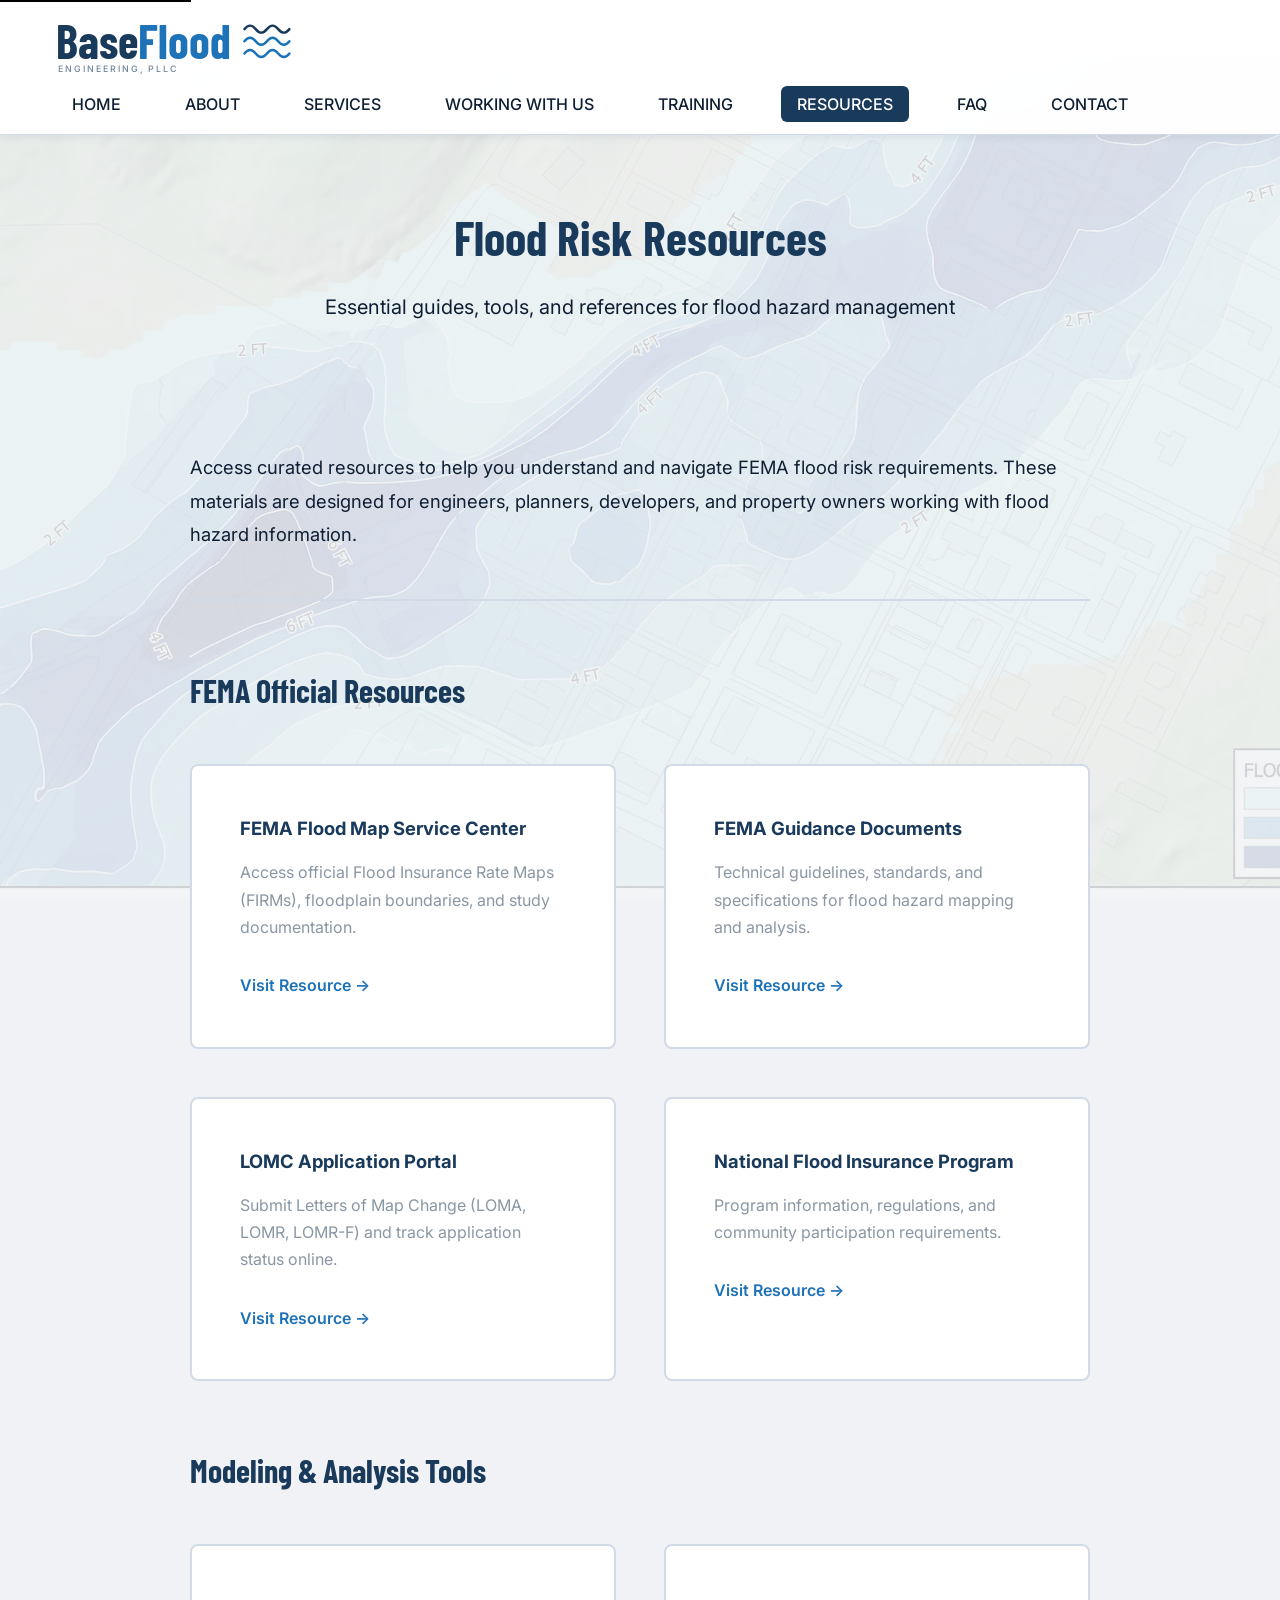
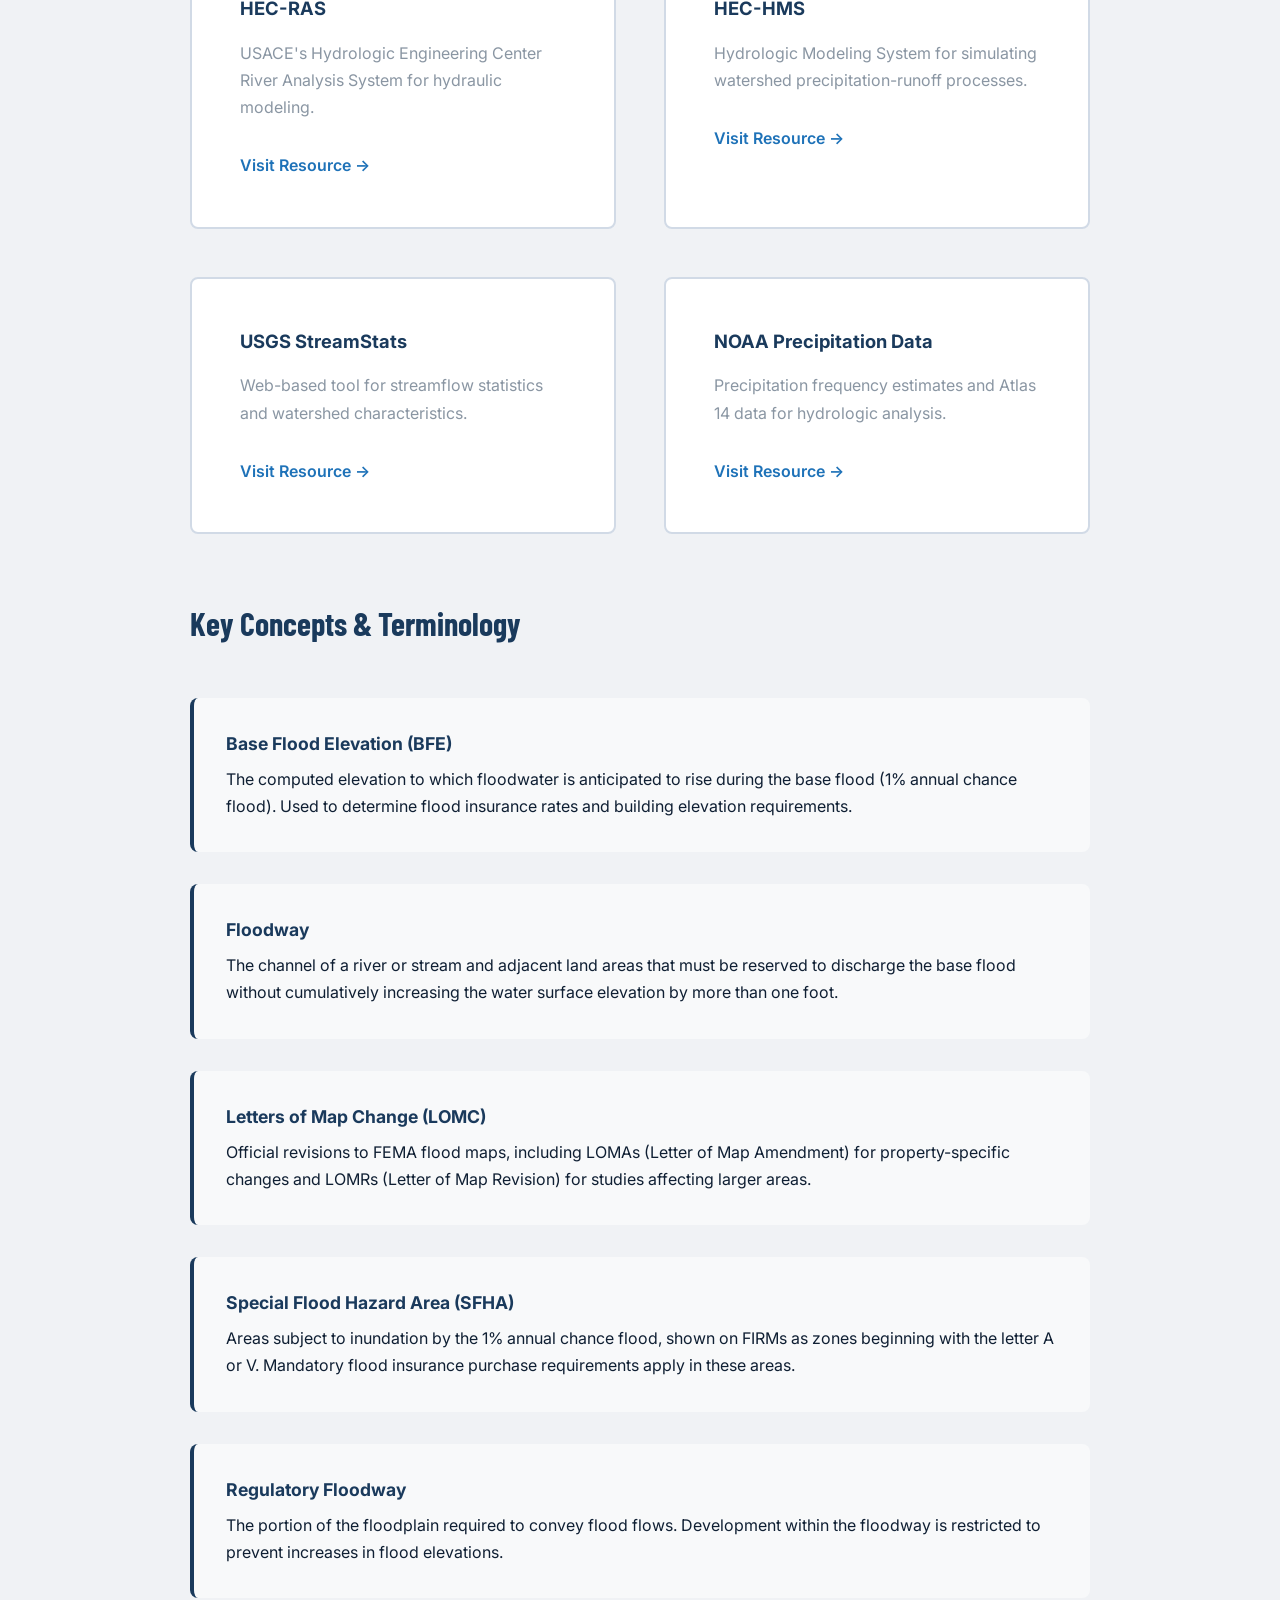
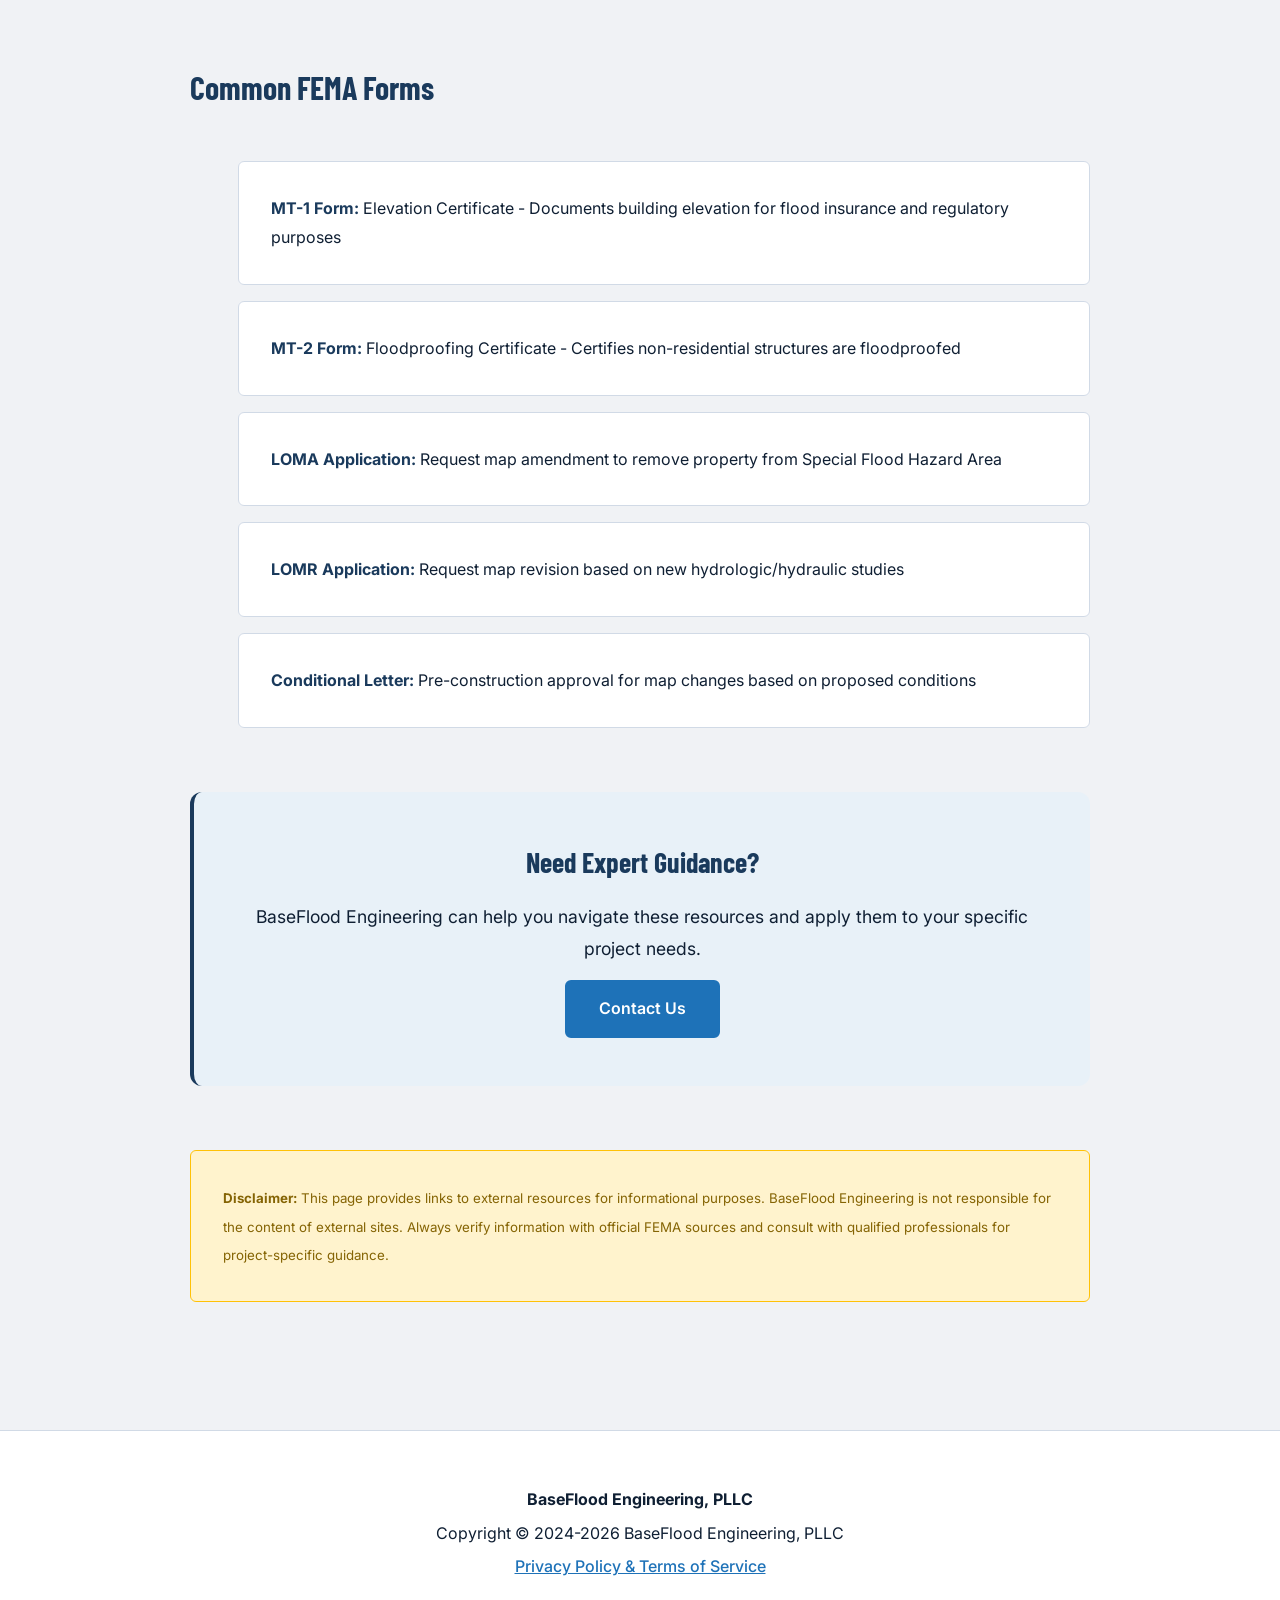
<file: resources.html>
<!DOCTYPE html>
<html lang="en">
<head>
    <meta charset="UTF-8">
    <meta name="viewport" content="width=device-width, initial-scale=1.0">

    <!-- SEO Meta Tags -->
    <title>Resources - BaseFlood Engineering</title>
    <meta name="description" content="Free flood risk resources, FEMA guidance, and educational materials from BaseFlood Engineering.">
    <meta property="og:type" content="website">
    <meta property="og:url" content="https://baseflood.com/resources">
    <meta property="og:title" content="Resources - BaseFlood Engineering">
    <meta property="og:description" content="Free flood risk resources, FEMA guidance, and educational materials from BaseFlood Engineering.">
    <meta property="og:image" content="https://baseflood.com/images/baseflood_og_1200x630.png">
    <meta property="og:image:width" content="1200">
    <meta property="og:image:height" content="630">
    <meta property="og:site_name" content="BaseFlood Engineering">
    <meta name="twitter:card" content="summary_large_image">
    <meta name="twitter:title" content="Resources - BaseFlood Engineering">
    <meta name="twitter:description" content="Free flood risk resources, FEMA guidance, and educational materials from BaseFlood Engineering.">
    <meta name="twitter:image" content="https://baseflood.com/images/baseflood_og_1200x630.png">

    <!-- Favicon -->
        <link rel="icon" type="image/x-icon" href="favicon.ico">
        <link rel="apple-touch-icon" href="apple_touch_icon_180.png">
    <link rel="icon" type="image/png" href="/favicon.png">
    <meta name="theme-color" content="#1a3a5c">
    <link rel="canonical" href="https://baseflood.com/resources">

    <!-- Stylesheet -->
        <link rel="preconnect" href="https://fonts.googleapis.com">
    <link rel="preconnect" href="https://fonts.gstatic.com" crossorigin>
    <link href="https://fonts.googleapis.com/css2?family=Barlow+Condensed:wght@700&family=Inter:wght@300;400;500;600;700&display=swap" rel="stylesheet">
    <link rel="stylesheet" href="styles.css">
    <!-- Google Analytics -->
    <script async src="https://www.googletagmanager.com/gtag/js?id=G-NQ5WE36THF"></script>
    <script>
        window.dataLayer = window.dataLayer || [];
        function gtag(){dataLayer.push(arguments);}
        gtag('js', new Date());
        gtag('config', 'G-NQ5WE36THF');
    </script>
</head>
<body>
    <!-- Skip Navigation -->
    <a href="#main-content" class="skip-link">Skip to main content</a>

    <!-- Header -->
    <header role="banner">
        <div class="container">
            <div class="header-content">
                <div class="logo">
                    <a href="index.html" aria-label="BaseFlood Engineering homepage">
                        <svg xmlns="http://www.w3.org/2000/svg" viewBox="0 0 259 64" role="img" aria-label="BaseFlood Engineering, PLLC" style="height:60px;width:auto;display:block;">
                        <title>BaseFlood Engineering, PLLC</title>
                        <text y="46"
                              font-family="'Barlow Condensed','Arial Narrow',Arial,sans-serif"
                              font-weight="700" font-size="50">
                            <tspan fill="#1a3a5c">Base</tspan><tspan fill="#1e72b8">Flood</tspan>
                        </text>
                        <g transform="translate(199, 8)">
                            <path d="M2 6 C 6 1, 10 1, 14 6 C 18 11, 22 11, 26 6 C 30 1, 34 1, 38 6 C 42 11, 46 11, 50 6"
                                  stroke="#1a3a5c" stroke-width="2.6" stroke-linecap="round" fill="none"/>
                            <path transform="translate(0,13)"
                                  d="M2 6 C 6 1, 10 1, 14 6 C 18 11, 22 11, 26 6 C 30 1, 34 1, 38 6 C 42 11, 46 11, 50 6"
                                  stroke="#1872b4" stroke-width="2.6" stroke-linecap="round" fill="none"/>
                            <path transform="translate(0,26)"
                                  d="M2 6 C 6 1, 10 1, 14 6 C 18 11, 22 11, 26 6 C 30 1, 34 1, 38 6 C 42 11, 46 11, 50 6"
                                  stroke="#1e72b8" stroke-width="2.6" stroke-linecap="round" fill="none"/>
                        </g>
                        <text x="2" y="60"
                              font-family="'Inter','Segoe UI',Arial,sans-serif"
                              font-weight="500" font-size="9.5"
                              fill="#1a3a5c" opacity="0.62" letter-spacing="2.1">ENGINEERING, PLLC</text>
                    </svg>
                    </a>
                </div>
                <nav role="navigation" aria-label="Main navigation">
                    <ul>
                        <li><a href="index.html">HOME</a></li>
                        <li><a href="about.html">ABOUT</a></li>
                        <li><a href="services.html">SERVICES</a></li>
                        <li><a href="working-with-us.html">WORKING WITH US</a></li>
                        <li><a href="training.html">TRAINING</a></li>
                        <li><a href="resources.html" aria-current="page">RESOURCES</a></li>
                        <li><a href="faq.html">FAQ</a></li>
                        <li><a href="contact.html">CONTACT</a></li>
                    </ul>
                </nav>
            </div>
        </div>
    </header>

    <!-- Main Content -->
    <main id="main-content" role="main">
        <!-- Page Hero -->
        <section class="page-hero" aria-label="Resources introduction">
            <div class="container">
                <h1>Flood Risk Resources</h1>
                <p class="page-hero-subtitle">Essential guides, tools, and references for flood hazard management</p>
            </div>
        </section>

        <!-- Resources Content -->
        <section class="page-content" aria-label="Resources">
            <div class="container">
                <div class="content-box">
                    <p class="intro-text">Access curated resources to help you understand and navigate FEMA flood risk requirements. These materials are designed for engineers, planners, developers, and property owners working with flood hazard information.</p>

                    <!-- FEMA Resources -->
                    <div class="resource-section">
                        <h2>FEMA Official Resources</h2>
                        <div class="resource-grid">
                            <div class="resource-card">
                                <h3>FEMA Flood Map Service Center</h3>
                                <p>Access official Flood Insurance Rate Maps (FIRMs), floodplain boundaries, and study documentation.</p>
                                <a href="https://msc.fema.gov" target="_blank" rel="noopener noreferrer" class="resource-link">Visit Resource →</a>
                            </div>

                            <div class="resource-card">
                                <h3>FEMA Guidance Documents</h3>
                                <p>Technical guidelines, standards, and specifications for flood hazard mapping and analysis.</p>
                                <a href="https://www.fema.gov/flood-maps/guidance-reports/guidelines-standards" target="_blank" rel="noopener noreferrer" class="resource-link">Visit Resource →</a>
                            </div>

                            <div class="resource-card">
                                <h3>LOMC Application Portal</h3>
                                <p>Submit Letters of Map Change (LOMA, LOMR, LOMR-F) and track application status online.</p>
                                <a href="https://msc.fema.gov/portal/resources/lomc" target="_blank" rel="noopener noreferrer" class="resource-link">Visit Resource →</a>
                            </div>

                            <div class="resource-card">
                                <h3>National Flood Insurance Program</h3>
                                <p>Program information, regulations, and community participation requirements.</p>
                                <a href="https://www.fema.gov/flood-insurance" target="_blank" rel="noopener noreferrer" class="resource-link">Visit Resource →</a>
                            </div>
                        </div>
                    </div>

                    <!-- Technical Tools -->
                    <div class="resource-section">
                        <h2>Modeling & Analysis Tools</h2>
                        <div class="resource-grid">
                            <div class="resource-card">
                                <h3>HEC-RAS</h3>
                                <p>USACE's Hydrologic Engineering Center River Analysis System for hydraulic modeling.</p>
                                <a href="https://www.hec.usace.army.mil/software/hec-ras/" target="_blank" rel="noopener noreferrer" class="resource-link">Visit Resource →</a>
                            </div>

                            <div class="resource-card">
                                <h3>HEC-HMS</h3>
                                <p>Hydrologic Modeling System for simulating watershed precipitation-runoff processes.</p>
                                <a href="https://www.hec.usace.army.mil/software/hec-hms/" target="_blank" rel="noopener noreferrer" class="resource-link">Visit Resource →</a>
                            </div>

                            <div class="resource-card">
                                <h3>USGS StreamStats</h3>
                                <p>Web-based tool for streamflow statistics and watershed characteristics.</p>
                                <a href="https://streamstats.usgs.gov/" target="_blank" rel="noopener noreferrer" class="resource-link">Visit Resource →</a>
                            </div>

                            <div class="resource-card">
                                <h3>NOAA Precipitation Data</h3>
                                <p>Precipitation frequency estimates and Atlas 14 data for hydrologic analysis.</p>
                                <a href="https://hdsc.nws.noaa.gov/pfds/" target="_blank" rel="noopener noreferrer" class="resource-link">Visit Resource →</a>
                            </div>
                        </div>
                    </div>

                    <!-- Educational Resources -->
                    <div class="resource-section">
                        <h2>Key Concepts & Terminology</h2>

                        <div class="concept-list">
                            <div class="concept-item">
                                <h3>Base Flood Elevation (BFE)</h3>
                                <p>The computed elevation to which floodwater is anticipated to rise during the base flood (1% annual chance flood). Used to determine flood insurance rates and building elevation requirements.</p>
                            </div>

                            <div class="concept-item">
                                <h3>Floodway</h3>
                                <p>The channel of a river or stream and adjacent land areas that must be reserved to discharge the base flood without cumulatively increasing the water surface elevation by more than one foot.</p>
                            </div>

                            <div class="concept-item">
                                <h3>Letters of Map Change (LOMC)</h3>
                                <p>Official revisions to FEMA flood maps, including LOMAs (Letter of Map Amendment) for property-specific changes and LOMRs (Letter of Map Revision) for studies affecting larger areas.</p>
                            </div>

                            <div class="concept-item">
                                <h3>Special Flood Hazard Area (SFHA)</h3>
                                <p>Areas subject to inundation by the 1% annual chance flood, shown on FIRMs as zones beginning with the letter A or V. Mandatory flood insurance purchase requirements apply in these areas.</p>
                            </div>

                            <div class="concept-item">
                                <h3>Regulatory Floodway</h3>
                                <p>The portion of the floodplain required to convey flood flows. Development within the floodway is restricted to prevent increases in flood elevations.</p>
                            </div>
                        </div>
                    </div>

                    <!-- Common Forms -->
                    <div class="resource-section">
                        <h2>Common FEMA Forms</h2>
                        <ul class="form-list">
                            <li><strong>MT-1 Form:</strong> Elevation Certificate - Documents building elevation for flood insurance and regulatory purposes</li>
                            <li><strong>MT-2 Form:</strong> Floodproofing Certificate - Certifies non-residential structures are floodproofed</li>
                            <li><strong>LOMA Application:</strong> Request map amendment to remove property from Special Flood Hazard Area</li>
                            <li><strong>LOMR Application:</strong> Request map revision based on new hydrologic/hydraulic studies</li>
                            <li><strong>Conditional Letter:</strong> Pre-construction approval for map changes based on proposed conditions</li>
                        </ul>
                    </div>

                    <!-- Getting Help -->
                    <div class="cta-box">
                        <h3>Need Expert Guidance?</h3>
                        <p>BaseFlood Engineering can help you navigate these resources and apply them to your specific project needs.</p>
                        <a href="contact.html" class="btn-primary">Contact Us</a>
                    </div>

                    <!-- Disclaimer -->
                    <div class="disclaimer">
                        <p><small><strong>Disclaimer:</strong> This page provides links to external resources for informational purposes. BaseFlood Engineering is not responsible for the content of external sites. Always verify information with official FEMA sources and consult with qualified professionals for project-specific guidance.</small></p>
                    </div>
                </div>
            </div>
        </section>
    </main>

    <!-- Footer -->
    <footer role="contentinfo" aria-label="Site footer">
        <div class="container">
            <div class="footer-content">
                <p><strong>BaseFlood Engineering, PLLC</strong></p>
                <p>Copyright &copy; 2024-2026 BaseFlood Engineering, PLLC</p>
                <p><a href="privacy.html">Privacy Policy &amp; Terms of Service</a></p>
            </div>
        </div>
    </footer>
</body>
</html>
</file>
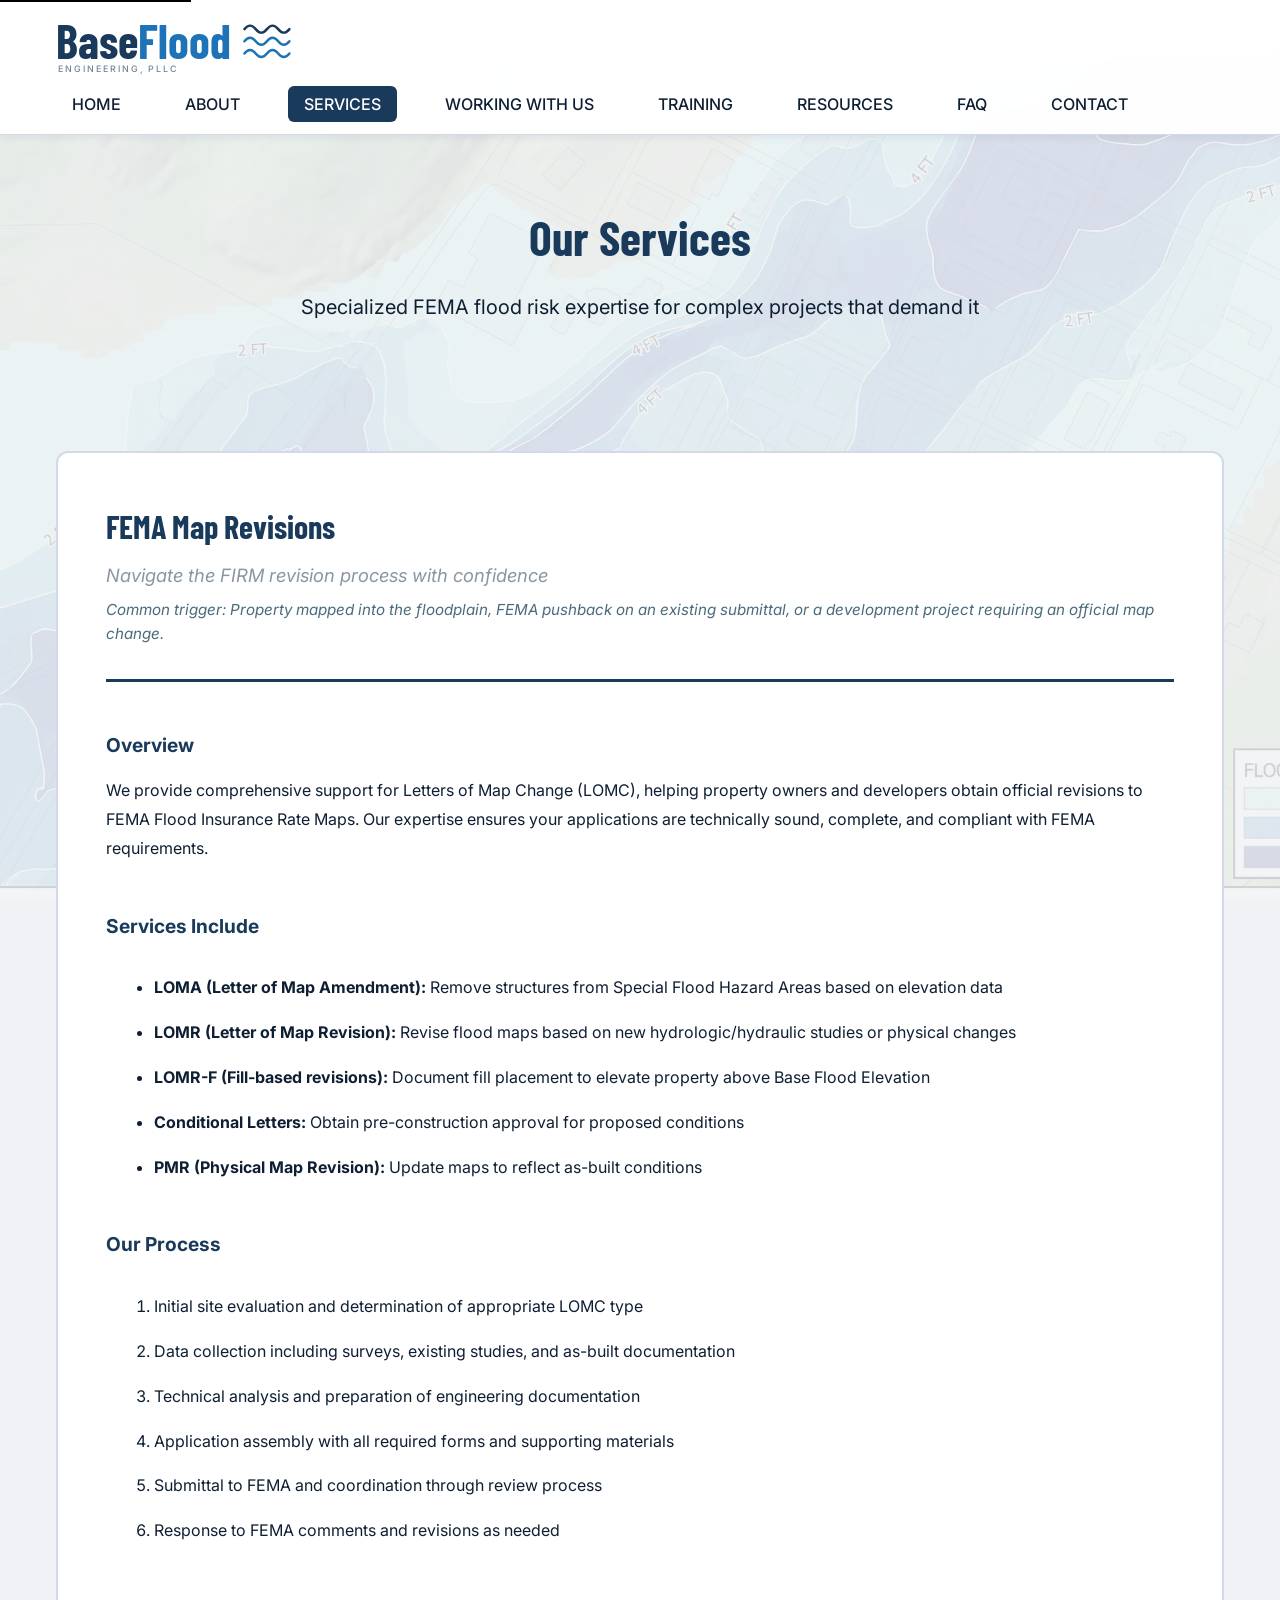
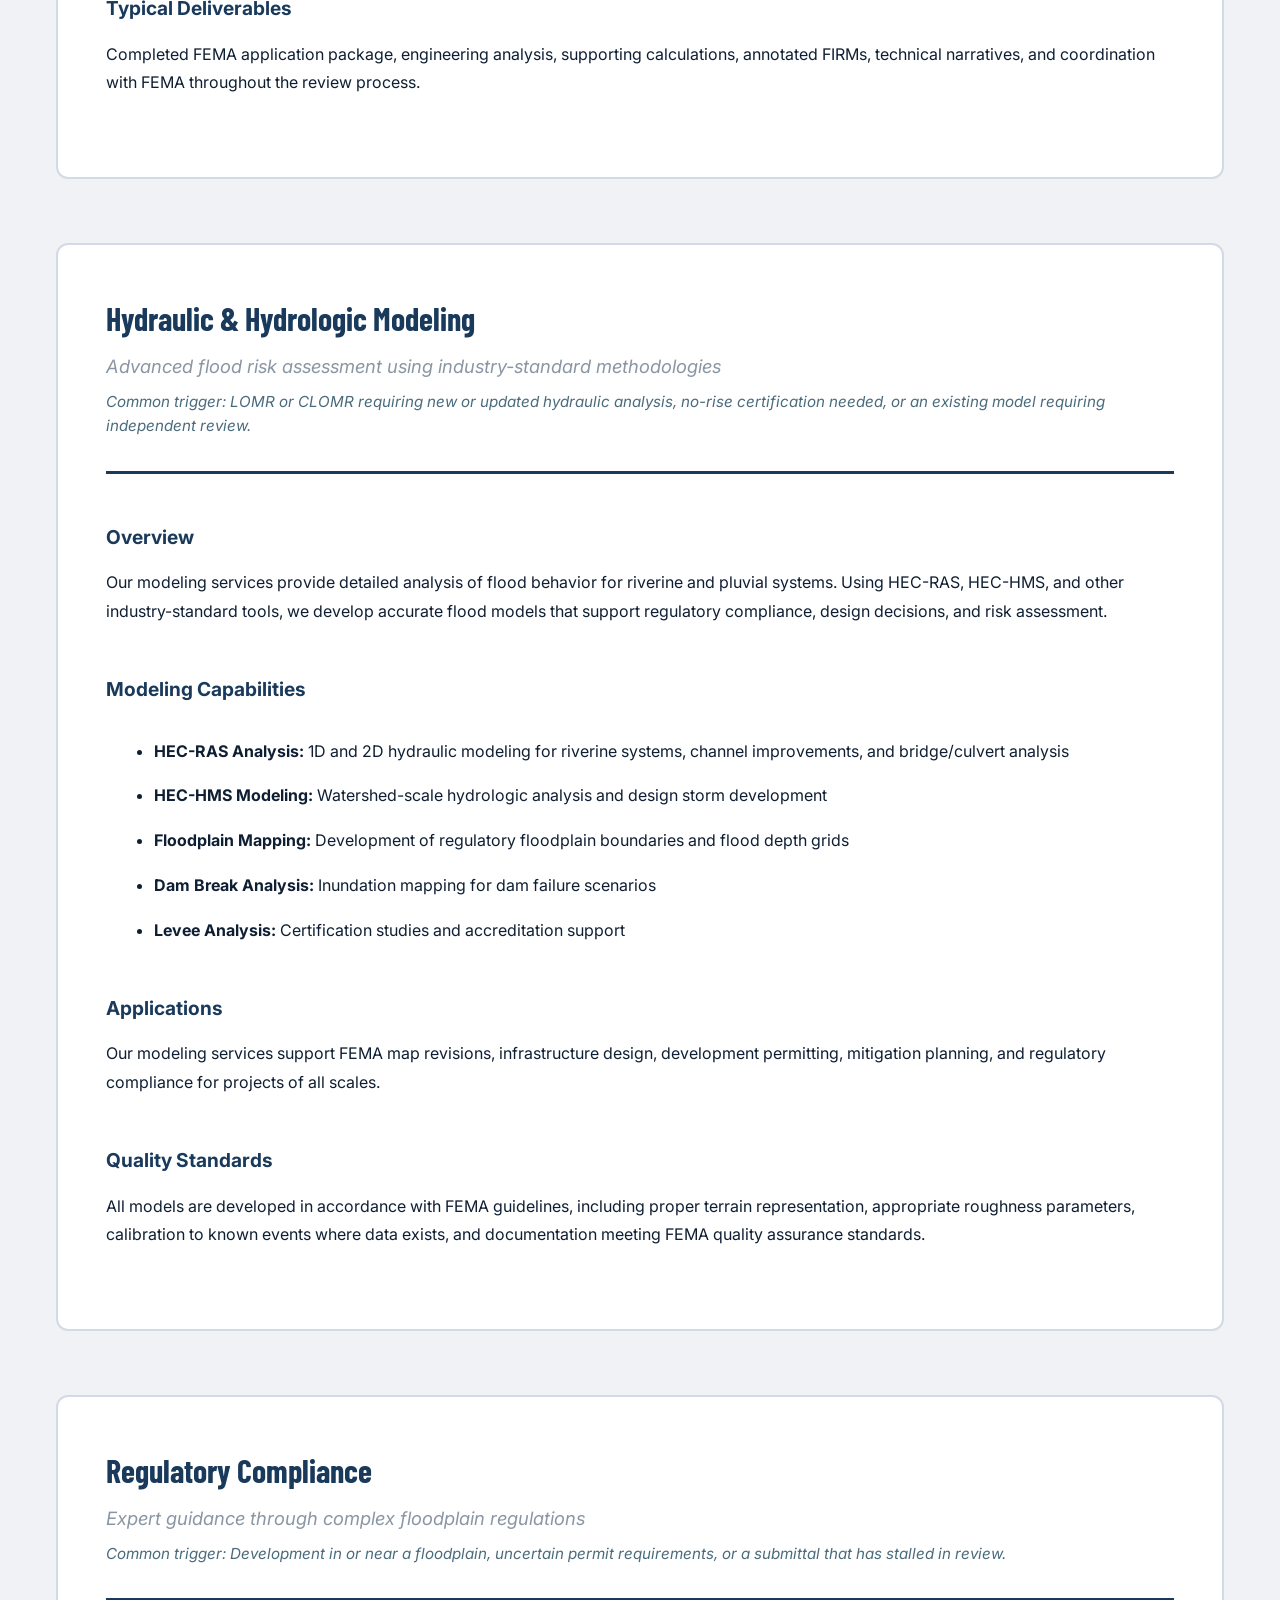
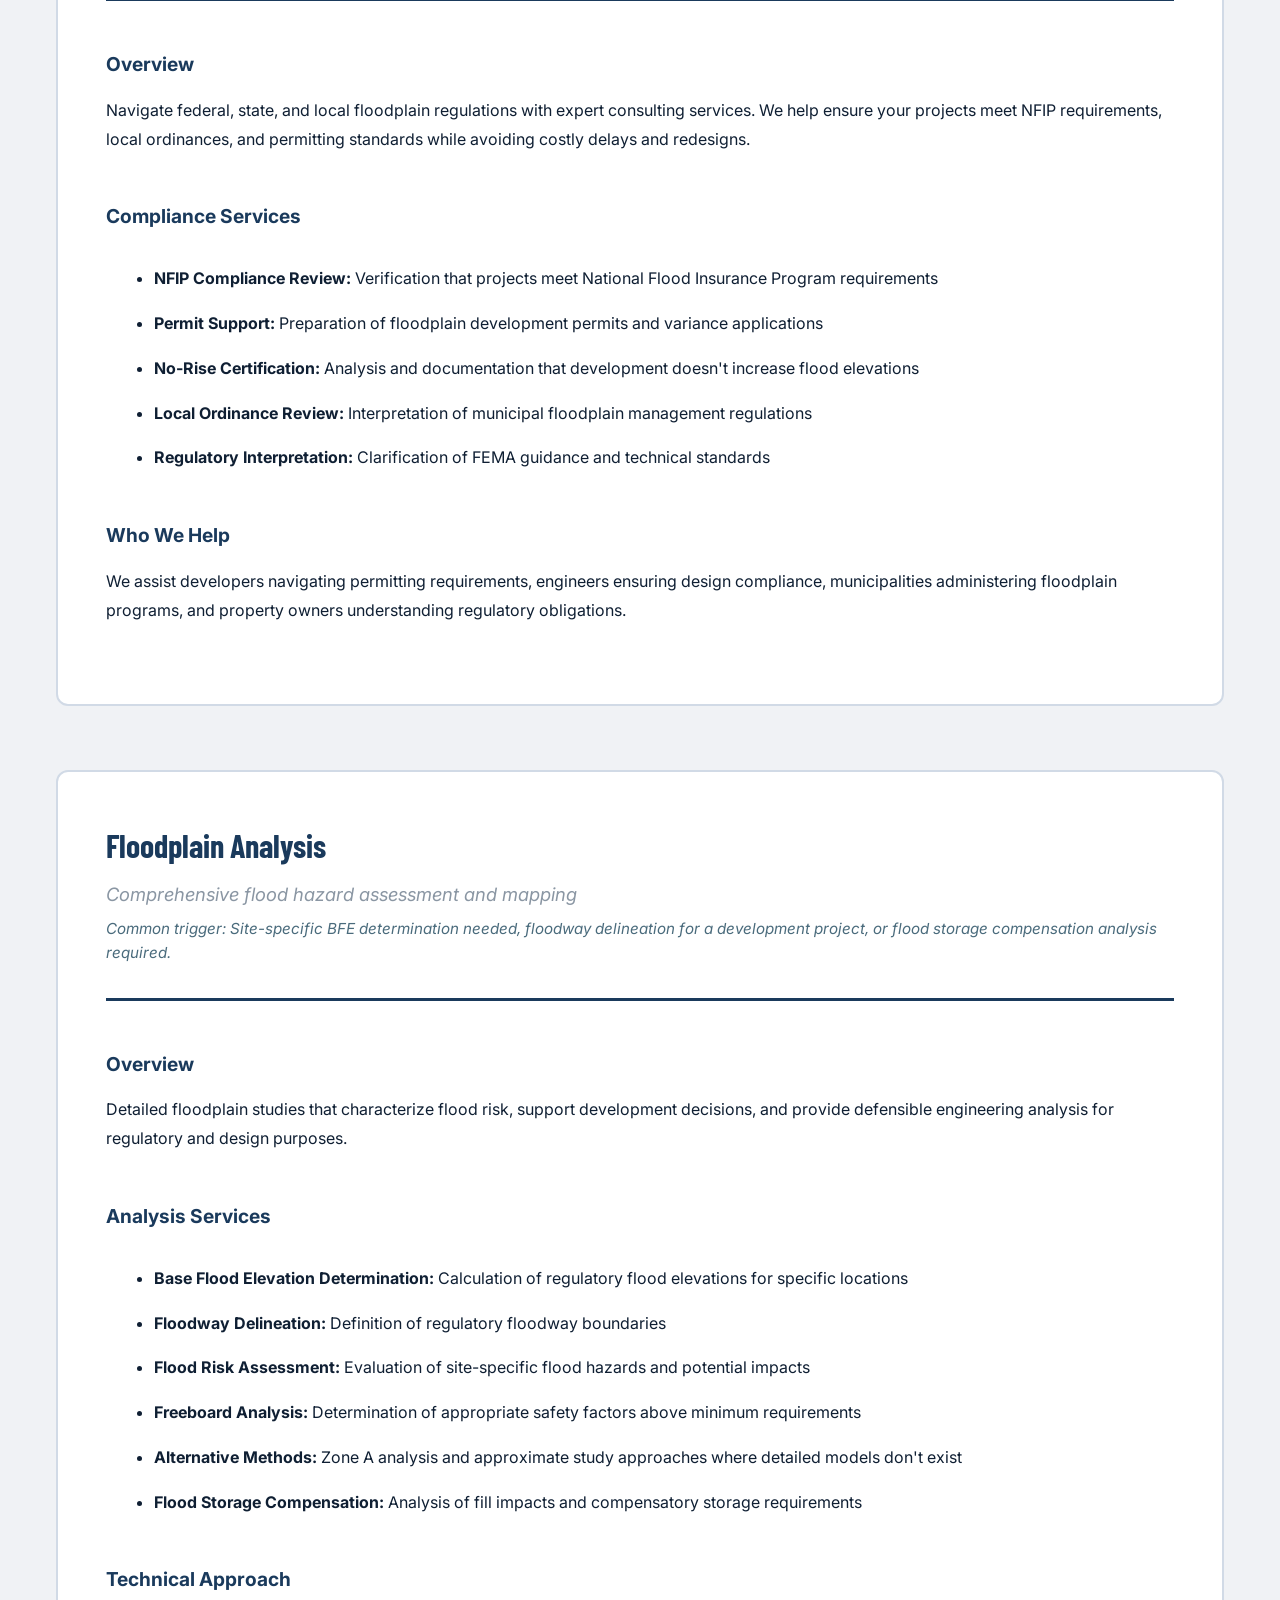
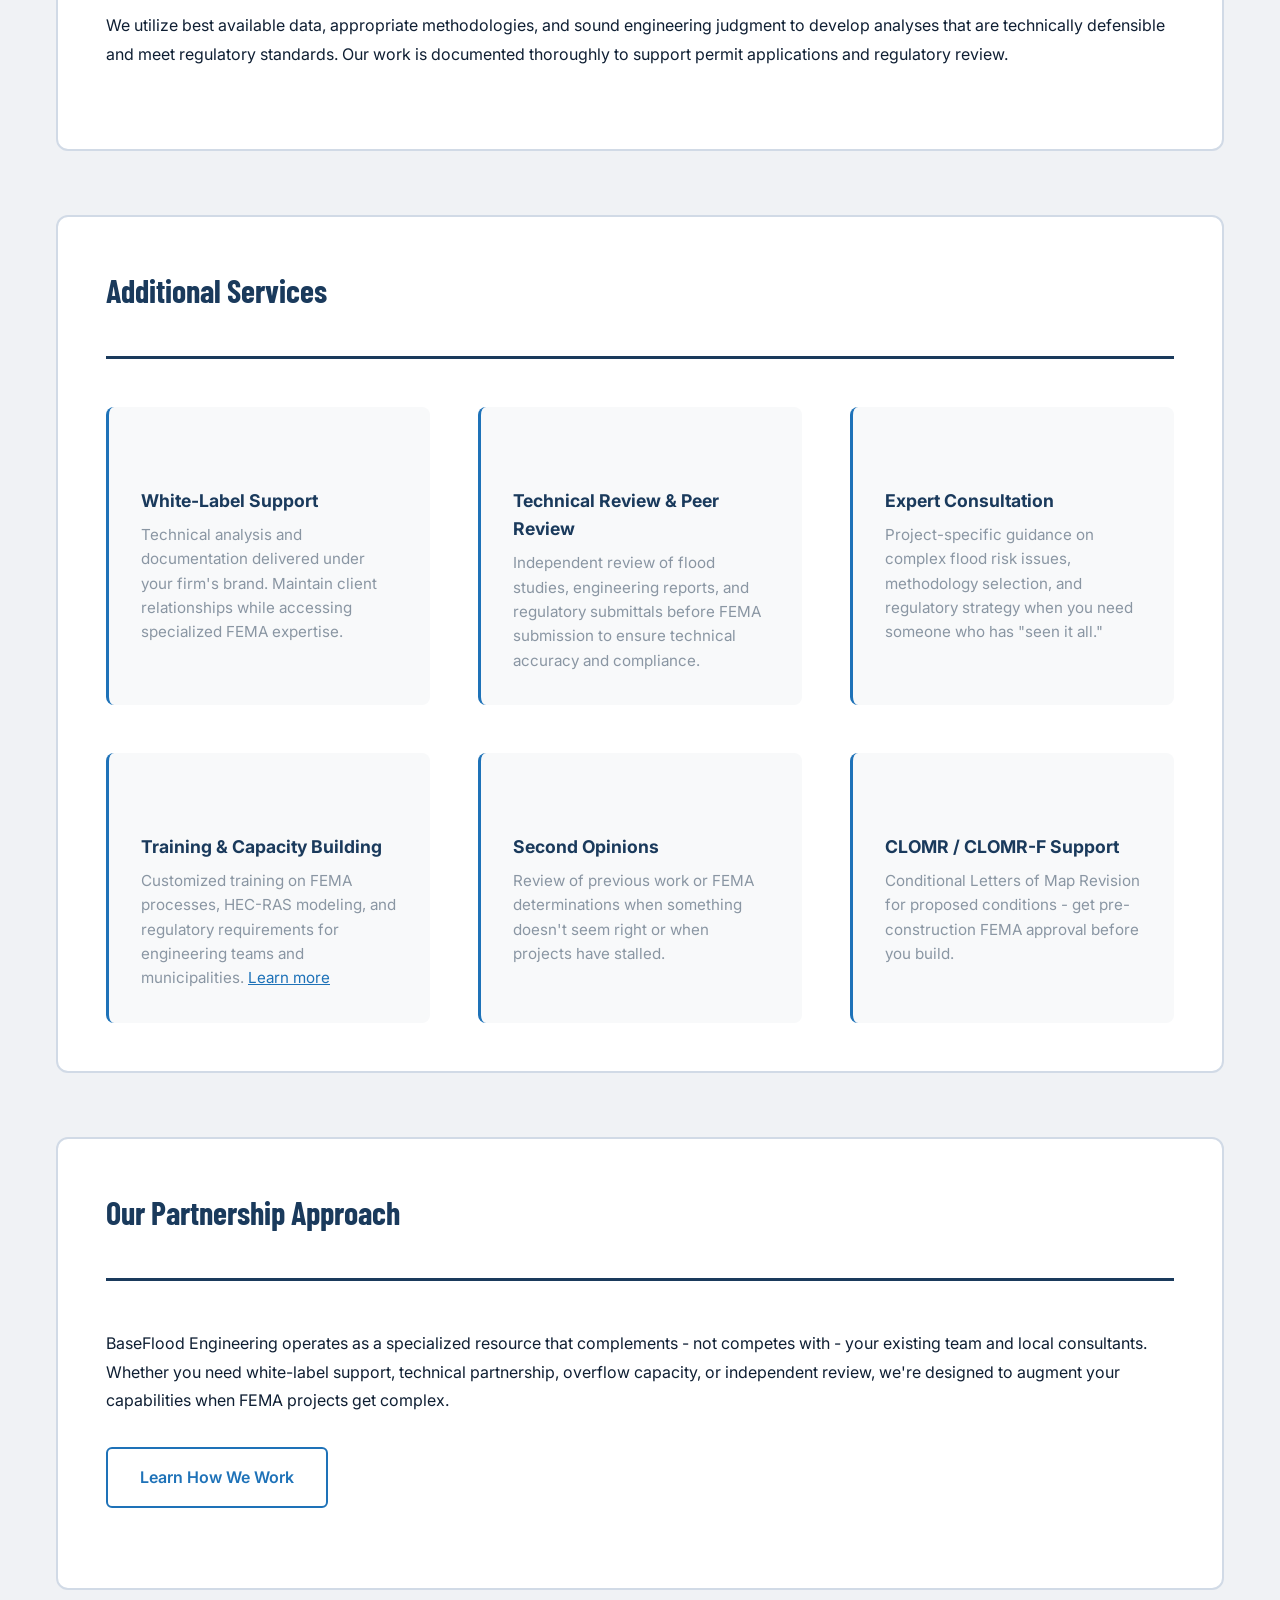
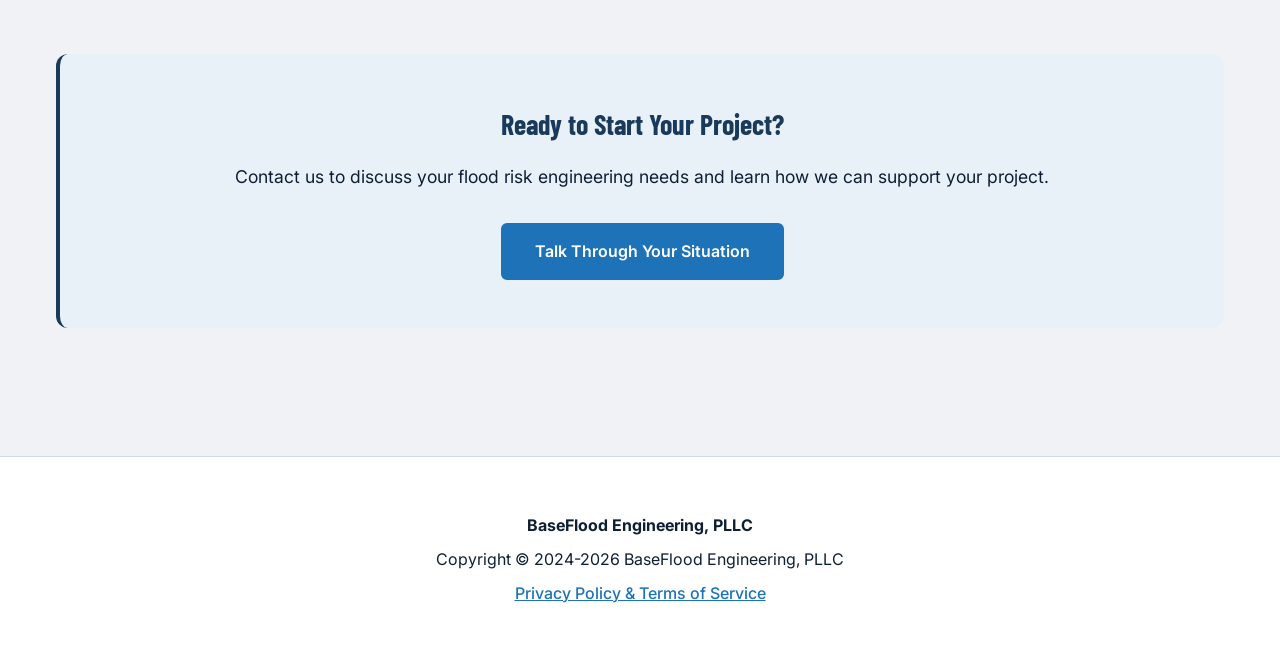
<file: services.html>
<!DOCTYPE html>
<html lang="en">
<head>
    <meta charset="UTF-8">
    <meta name="viewport" content="width=device-width, initial-scale=1.0">

    <!-- SEO Meta Tags -->
    <title>Services - BaseFlood Engineering</title>
    <meta name="description" content="Specialized FEMA flood risk services: complex LOMRs, hydraulic modeling, technical partnerships, white-label support, and expert review for challenging projects.">
    <meta property="og:type" content="website">
    <meta property="og:url" content="https://baseflood.com/services">
    <meta property="og:title" content="Services - BaseFlood Engineering">
    <meta property="og:description" content="Specialized FEMA flood risk services: complex LOMRs, hydraulic modeling, technical partnerships, white-label support, and expert review for challenging projects.">
    <meta property="og:image" content="https://baseflood.com/images/baseflood_og_1200x630.png">
    <meta property="og:image:width" content="1200">
    <meta property="og:image:height" content="630">
    <meta property="og:site_name" content="BaseFlood Engineering">
    <meta name="twitter:card" content="summary_large_image">
    <meta name="twitter:title" content="Services - BaseFlood Engineering">
    <meta name="twitter:description" content="Specialized FEMA flood risk services: complex LOMRs, hydraulic modeling, technical partnerships, white-label support, and expert review for challenging projects.">
    <meta name="twitter:image" content="https://baseflood.com/images/baseflood_og_1200x630.png">

    <!-- Favicon -->
        <link rel="icon" type="image/x-icon" href="favicon.ico">
        <link rel="apple-touch-icon" href="apple_touch_icon_180.png">
    <link rel="icon" type="image/png" href="/favicon.png">
    <meta name="theme-color" content="#1a3a5c">
    <link rel="canonical" href="https://baseflood.com/services">

    <!-- Stylesheet -->
        <link rel="preconnect" href="https://fonts.googleapis.com">
    <link rel="preconnect" href="https://fonts.gstatic.com" crossorigin>
    <link href="https://fonts.googleapis.com/css2?family=Barlow+Condensed:wght@700&family=Inter:wght@300;400;500;600;700&display=swap" rel="stylesheet">
    <link rel="stylesheet" href="styles.css">
    <!-- Google Analytics -->
    <script async src="https://www.googletagmanager.com/gtag/js?id=G-NQ5WE36THF"></script>
    <script>
        window.dataLayer = window.dataLayer || [];
        function gtag(){dataLayer.push(arguments);}
        gtag('js', new Date());
        gtag('config', 'G-NQ5WE36THF');
    </script>
</head>
<body>
    <!-- Skip Navigation -->
    <a href="#main-content" class="skip-link">Skip to main content</a>

    <!-- Header -->
    <header role="banner">
        <div class="container">
            <div class="header-content">
                <div class="logo">
                    <a href="index.html" aria-label="BaseFlood Engineering homepage">
                        <svg xmlns="http://www.w3.org/2000/svg" viewBox="0 0 259 64" role="img" aria-label="BaseFlood Engineering, PLLC" style="height:60px;width:auto;display:block;">
                        <title>BaseFlood Engineering, PLLC</title>
                        <text y="46"
                              font-family="'Barlow Condensed','Arial Narrow',Arial,sans-serif"
                              font-weight="700" font-size="50">
                            <tspan fill="#1a3a5c">Base</tspan><tspan fill="#1e72b8">Flood</tspan>
                        </text>
                        <g transform="translate(199, 8)">
                            <path d="M2 6 C 6 1, 10 1, 14 6 C 18 11, 22 11, 26 6 C 30 1, 34 1, 38 6 C 42 11, 46 11, 50 6"
                                  stroke="#1a3a5c" stroke-width="2.6" stroke-linecap="round" fill="none"/>
                            <path transform="translate(0,13)"
                                  d="M2 6 C 6 1, 10 1, 14 6 C 18 11, 22 11, 26 6 C 30 1, 34 1, 38 6 C 42 11, 46 11, 50 6"
                                  stroke="#1872b4" stroke-width="2.6" stroke-linecap="round" fill="none"/>
                            <path transform="translate(0,26)"
                                  d="M2 6 C 6 1, 10 1, 14 6 C 18 11, 22 11, 26 6 C 30 1, 34 1, 38 6 C 42 11, 46 11, 50 6"
                                  stroke="#1e72b8" stroke-width="2.6" stroke-linecap="round" fill="none"/>
                        </g>
                        <text x="2" y="60"
                              font-family="'Inter','Segoe UI',Arial,sans-serif"
                              font-weight="500" font-size="9.5"
                              fill="#1a3a5c" opacity="0.62" letter-spacing="2.1">ENGINEERING, PLLC</text>
                    </svg>
                    </a>
                </div>
                <nav role="navigation" aria-label="Main navigation">
                    <ul>
                        <li><a href="index.html">HOME</a></li>
                        <li><a href="about.html">ABOUT</a></li>
                        <li><a href="services.html" aria-current="page">SERVICES</a></li>
                        <li><a href="working-with-us.html">WORKING WITH US</a></li>
                        <li><a href="training.html">TRAINING</a></li>
                        <li><a href="resources.html">RESOURCES</a></li>
                        <li><a href="faq.html">FAQ</a></li>
                        <li><a href="contact.html">CONTACT</a></li>
                    </ul>
                </nav>
            </div>
        </div>
    </header>

    <!-- Main Content -->
    <main id="main-content" role="main">
        <!-- Page Hero -->
        <section class="page-hero" aria-label="Services introduction">
            <div class="container">
                <h1>Our Services</h1>
                <p class="page-hero-subtitle">Specialized FEMA flood risk expertise for complex projects that demand it</p>
            </div>
        </section>

        <!-- Services Content -->
        <section class="page-content" aria-label="Services details">
            <div class="container">
                <!-- Service Detail 1 -->
                <div class="service-detail">
                    <div class="service-detail-header">
                        <h2>FEMA Map Revisions</h2>
                        <p class="service-tagline">Navigate the FIRM revision process with confidence</p>
                        <p style="font-size:0.95rem;color:#4a6b7c;margin-top:0.5rem;font-style:italic;">Common trigger: Property mapped into the floodplain, FEMA pushback on an existing submittal, or a development project requiring an official map change.</p>
                    </div>

                    <div class="service-detail-content">
                        <h3>Overview</h3>
                        <p>We provide comprehensive support for Letters of Map Change (LOMC), helping property owners and developers obtain official revisions to FEMA Flood Insurance Rate Maps. Our expertise ensures your applications are technically sound, complete, and compliant with FEMA requirements.</p>

                        <h3>Services Include</h3>
                        <ul>
                            <li><strong>LOMA (Letter of Map Amendment):</strong> Remove structures from Special Flood Hazard Areas based on elevation data</li>
                            <li><strong>LOMR (Letter of Map Revision):</strong> Revise flood maps based on new hydrologic/hydraulic studies or physical changes</li>
                            <li><strong>LOMR-F (Fill-based revisions):</strong> Document fill placement to elevate property above Base Flood Elevation</li>
                            <li><strong>Conditional Letters:</strong> Obtain pre-construction approval for proposed conditions</li>
                            <li><strong>PMR (Physical Map Revision):</strong> Update maps to reflect as-built conditions</li>
                        </ul>

                        <h3>Our Process</h3>
                        <ol>
                            <li>Initial site evaluation and determination of appropriate LOMC type</li>
                            <li>Data collection including surveys, existing studies, and as-built documentation</li>
                            <li>Technical analysis and preparation of engineering documentation</li>
                            <li>Application assembly with all required forms and supporting materials</li>
                            <li>Submittal to FEMA and coordination through review process</li>
                            <li>Response to FEMA comments and revisions as needed</li>
                        </ol>

                        <h3>Typical Deliverables</h3>
                        <p>Completed FEMA application package, engineering analysis, supporting calculations, annotated FIRMs, technical narratives, and coordination with FEMA throughout the review process.</p>
                    </div>
                </div>

                <!-- Service Detail 2 -->
                <div class="service-detail">
                    <div class="service-detail-header">
                        <h2>Hydraulic &amp; Hydrologic Modeling</h2>
                        <p class="service-tagline">Advanced flood risk assessment using industry-standard methodologies</p>
                        <p style="font-size:0.95rem;color:#4a6b7c;margin-top:0.5rem;font-style:italic;">Common trigger: LOMR or CLOMR requiring new or updated hydraulic analysis, no-rise certification needed, or an existing model requiring independent review.</p>
                    </div>

                    <div class="service-detail-content">
                        <h3>Overview</h3>
                        <p>Our modeling services provide detailed analysis of flood behavior for riverine and pluvial systems. Using HEC-RAS, HEC-HMS, and other industry-standard tools, we develop accurate flood models that support regulatory compliance, design decisions, and risk assessment.</p>

                        <h3>Modeling Capabilities</h3>
                        <ul>
                            <li><strong>HEC-RAS Analysis:</strong> 1D and 2D hydraulic modeling for riverine systems, channel improvements, and bridge/culvert analysis</li>
                            <li><strong>HEC-HMS Modeling:</strong> Watershed-scale hydrologic analysis and design storm development</li>
                            <li><strong>Floodplain Mapping:</strong> Development of regulatory floodplain boundaries and flood depth grids</li>
                            <li><strong>Dam Break Analysis:</strong> Inundation mapping for dam failure scenarios</li>
                            <li><strong>Levee Analysis:</strong> Certification studies and accreditation support</li>
                        </ul>

                        <h3>Applications</h3>
                        <p>Our modeling services support FEMA map revisions, infrastructure design, development permitting, mitigation planning, and regulatory compliance for projects of all scales.</p>

                        <h3>Quality Standards</h3>
                        <p>All models are developed in accordance with FEMA guidelines, including proper terrain representation, appropriate roughness parameters, calibration to known events where data exists, and documentation meeting FEMA quality assurance standards.</p>
                    </div>
                </div>

                <!-- Service Detail 3 -->
                <div class="service-detail">
                    <div class="service-detail-header">
                        <h2>Regulatory Compliance</h2>
                        <p class="service-tagline">Expert guidance through complex floodplain regulations</p>
                        <p style="font-size:0.95rem;color:#4a6b7c;margin-top:0.5rem;font-style:italic;">Common trigger: Development in or near a floodplain, uncertain permit requirements, or a submittal that has stalled in review.</p>
                    </div>

                    <div class="service-detail-content">
                        <h3>Overview</h3>
                        <p>Navigate federal, state, and local floodplain regulations with expert consulting services. We help ensure your projects meet NFIP requirements, local ordinances, and permitting standards while avoiding costly delays and redesigns.</p>

                        <h3>Compliance Services</h3>
                        <ul>
                            <li><strong>NFIP Compliance Review:</strong> Verification that projects meet National Flood Insurance Program requirements</li>
                            <li><strong>Permit Support:</strong> Preparation of floodplain development permits and variance applications</li>
                            <li><strong>No-Rise Certification:</strong> Analysis and documentation that development doesn't increase flood elevations</li>
                            <li><strong>Local Ordinance Review:</strong> Interpretation of municipal floodplain management regulations</li>
                            <li><strong>Regulatory Interpretation:</strong> Clarification of FEMA guidance and technical standards</li>
                        </ul>

                        <h3>Who We Help</h3>
                        <p>We assist developers navigating permitting requirements, engineers ensuring design compliance, municipalities administering floodplain programs, and property owners understanding regulatory obligations.</p>
                    </div>
                </div>

                <!-- Service Detail 4 -->
                <div class="service-detail">
                    <div class="service-detail-header">
                        <h2>Floodplain Analysis</h2>
                        <p class="service-tagline">Comprehensive flood hazard assessment and mapping</p>
                        <p style="font-size:0.95rem;color:#4a6b7c;margin-top:0.5rem;font-style:italic;">Common trigger: Site-specific BFE determination needed, floodway delineation for a development project, or flood storage compensation analysis required.</p>
                    </div>

                    <div class="service-detail-content">
                        <h3>Overview</h3>
                        <p>Detailed floodplain studies that characterize flood risk, support development decisions, and provide defensible engineering analysis for regulatory and design purposes.</p>

                        <h3>Analysis Services</h3>
                        <ul>
                            <li><strong>Base Flood Elevation Determination:</strong> Calculation of regulatory flood elevations for specific locations</li>
                            <li><strong>Floodway Delineation:</strong> Definition of regulatory floodway boundaries</li>
                            <li><strong>Flood Risk Assessment:</strong> Evaluation of site-specific flood hazards and potential impacts</li>
                            <li><strong>Freeboard Analysis:</strong> Determination of appropriate safety factors above minimum requirements</li>
                            <li><strong>Alternative Methods:</strong> Zone A analysis and approximate study approaches where detailed models don't exist</li>
                            <li><strong>Flood Storage Compensation:</strong> Analysis of fill impacts and compensatory storage requirements</li>
                        </ul>

                        <h3>Technical Approach</h3>
                        <p>We utilize best available data, appropriate methodologies, and sound engineering judgment to develop analyses that are technically defensible and meet regulatory standards. Our work is documented thoroughly to support permit applications and regulatory review.</p>
                    </div>
                </div>

                <!-- Additional Services -->
                <div class="service-detail">
                    <div class="service-detail-header">
                        <h2>Additional Services</h2>
                    </div>

                    <div class="service-detail-content">
                        <div class="additional-services-grid">
                            <div class="additional-service">
                                <h3>White-Label Support</h3>
                                <p>Technical analysis and documentation delivered under your firm's brand. Maintain client relationships while accessing specialized FEMA expertise.</p>
                            </div>

                            <div class="additional-service">
                                <h3>Technical Review &amp; Peer Review</h3>
                                <p>Independent review of flood studies, engineering reports, and regulatory submittals before FEMA submission to ensure technical accuracy and compliance.</p>
                            </div>

                            <div class="additional-service">
                                <h3>Expert Consultation</h3>
                                <p>Project-specific guidance on complex flood risk issues, methodology selection, and regulatory strategy when you need someone who has "seen it all."</p>
                            </div>

                            <div class="additional-service">
                                <h3>Training &amp; Capacity Building</h3>
                                <p>Customized training on FEMA processes, HEC-RAS modeling, and regulatory requirements for engineering teams and municipalities. <a href="training.html">Learn more</a></p>
                            </div>

                            <div class="additional-service">
                                <h3>Second Opinions</h3>
                                <p>Review of previous work or FEMA determinations when something doesn't seem right or when projects have stalled.</p>
                            </div>

                            <div class="additional-service">
                                <h3>CLOMR / CLOMR-F Support</h3>
                                <p>Conditional Letters of Map Revision for proposed conditions - get pre-construction FEMA approval before you build.</p>
                            </div>
                        </div>
                    </div>
                </div>

                <!-- Partnership Approach -->
                <div class="service-detail">
                    <div class="service-detail-header">
                        <h2>Our Partnership Approach</h2>
                    </div>

                    <div class="service-detail-content">
                        <p>BaseFlood Engineering operates as a specialized resource that complements - not competes with - your existing team and local consultants. Whether you need white-label support, technical partnership, overflow capacity, or independent review, we're designed to augment your capabilities when FEMA projects get complex.</p>

                        <p><a href="working-with-us.html" class="btn-secondary">Learn How We Work</a></p>
                    </div>
                </div>

                <!-- CTA -->
                <div class="cta-box">
                    <h3>Ready to Start Your Project?</h3>
                    <p>Contact us to discuss your flood risk engineering needs and learn how we can support your project.</p>
                    <a href="contact.html" class="btn-primary">Talk Through Your Situation</a>
                </div>
            </div>
        </section>
    </main>

    <!-- Footer -->
    <footer role="contentinfo" aria-label="Site footer">
        <div class="container">
            <div class="footer-content">
                <p><strong>BaseFlood Engineering, PLLC</strong></p>
                <p>Copyright &copy; 2024-2026 BaseFlood Engineering, PLLC</p>
                <p><a href="privacy.html">Privacy Policy &amp; Terms of Service</a></p>
            </div>
        </div>
    </footer>
</body>
</html>
</file>
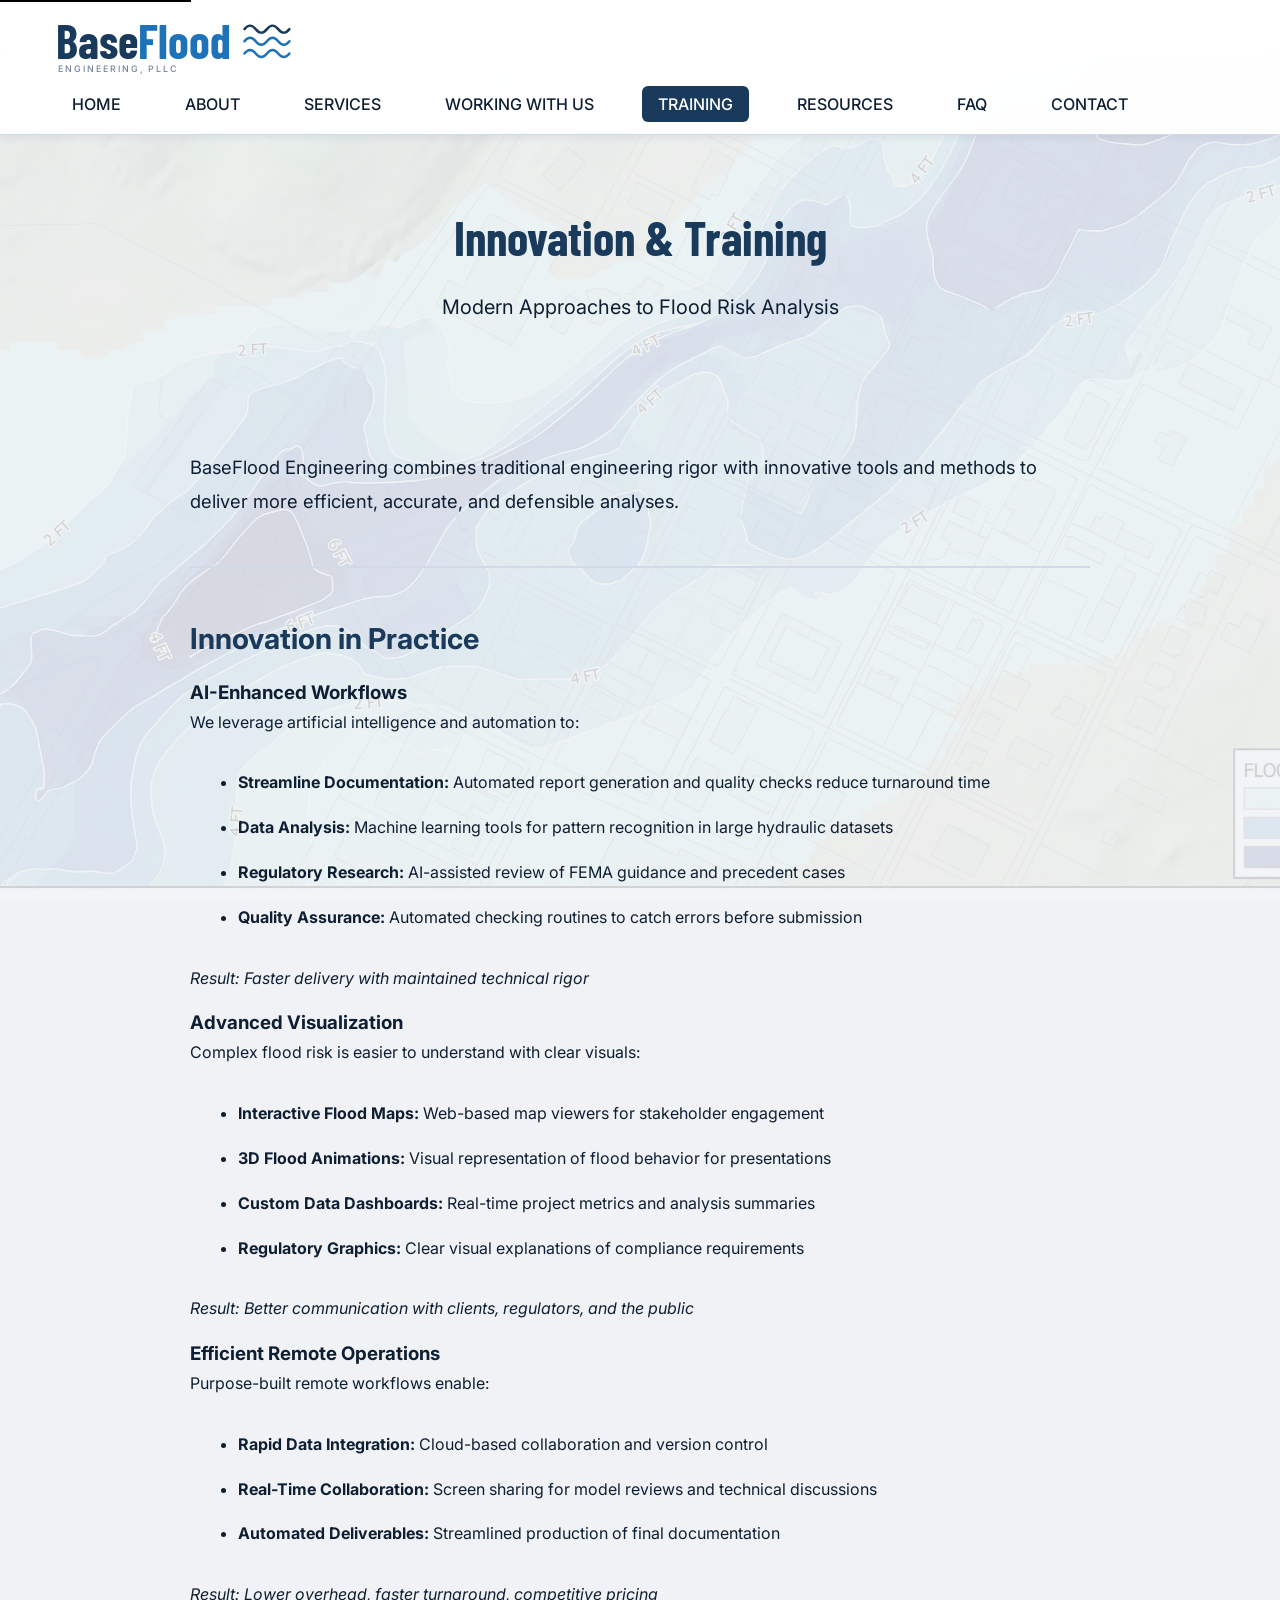
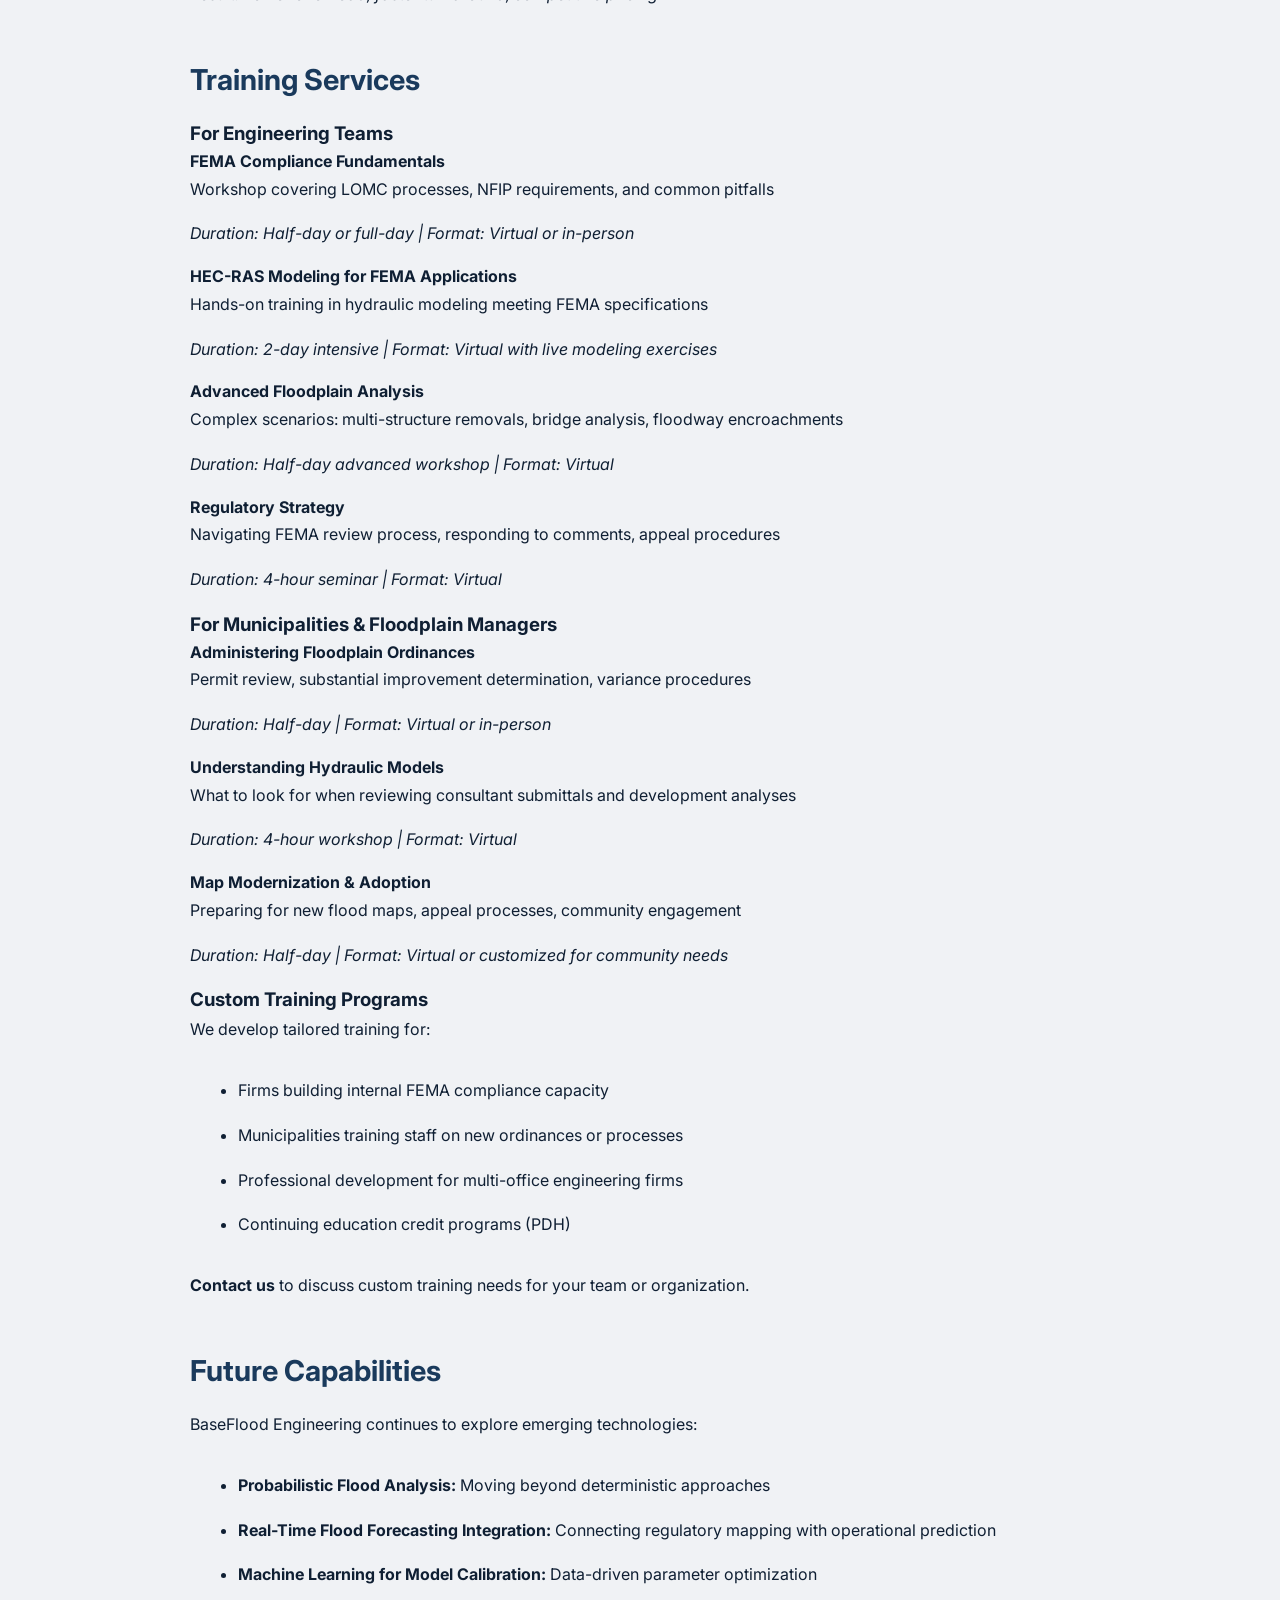
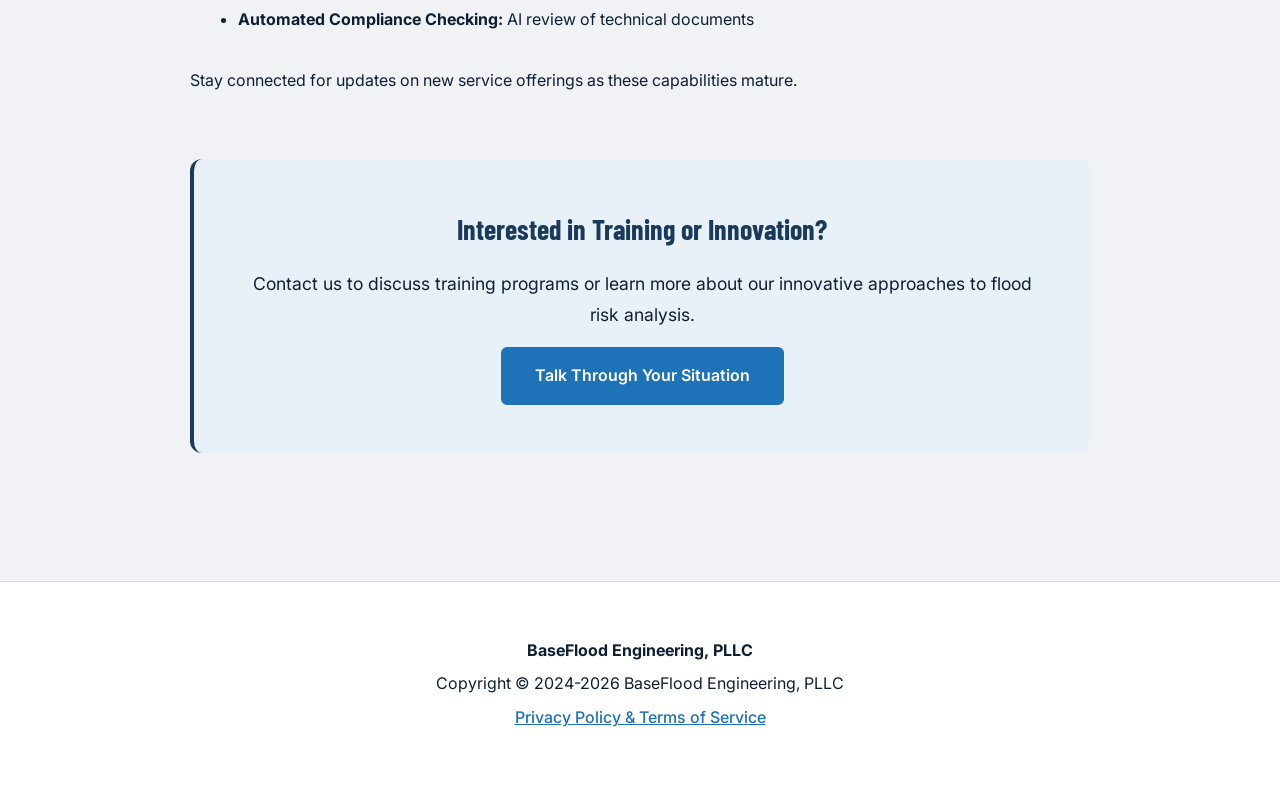
<file: training.html>
<!DOCTYPE html>
<html lang="en">
<head>
    <meta charset="UTF-8">
    <meta name="viewport" content="width=device-width, initial-scale=1.0">

    <!-- SEO Meta Tags -->
    <title>Innovation & Training - BaseFlood Engineering</title>
    <meta name="description" content="Modern flood risk analysis with AI-enhanced workflows, advanced visualization, and professional training services for FEMA compliance.">
    <meta property="og:type" content="website">
    <meta property="og:url" content="https://baseflood.com/training">
    <meta property="og:title" content="Innovation & Training - BaseFlood Engineering">
    <meta property="og:description" content="Modern flood risk analysis with AI-enhanced workflows, advanced visualization, and professional training services for FEMA compliance.">
    <meta property="og:image" content="https://baseflood.com/images/baseflood_og_1200x630.png">
    <meta property="og:image:width" content="1200">
    <meta property="og:image:height" content="630">
    <meta property="og:site_name" content="BaseFlood Engineering">
    <meta name="twitter:card" content="summary_large_image">
    <meta name="twitter:title" content="Innovation & Training - BaseFlood Engineering">
    <meta name="twitter:description" content="Modern flood risk analysis with AI-enhanced workflows, advanced visualization, and professional training services for FEMA compliance.">
    <meta name="twitter:image" content="https://baseflood.com/images/baseflood_og_1200x630.png">

    <!-- Favicon -->
        <link rel="icon" type="image/x-icon" href="favicon.ico">
        <link rel="apple-touch-icon" href="apple_touch_icon_180.png">
    <link rel="icon" type="image/png" href="/favicon.png">
    <meta name="theme-color" content="#1a3a5c">
    <link rel="canonical" href="https://baseflood.com/training">

    <!-- Stylesheet -->
        <link rel="preconnect" href="https://fonts.googleapis.com">
    <link rel="preconnect" href="https://fonts.gstatic.com" crossorigin>
    <link href="https://fonts.googleapis.com/css2?family=Barlow+Condensed:wght@700&family=Inter:wght@300;400;500;600;700&display=swap" rel="stylesheet">
    <link rel="stylesheet" href="styles.css">
    <!-- Google Analytics -->
    <script async src="https://www.googletagmanager.com/gtag/js?id=G-NQ5WE36THF"></script>
    <script>
        window.dataLayer = window.dataLayer || [];
        function gtag(){dataLayer.push(arguments);}
        gtag('js', new Date());
        gtag('config', 'G-NQ5WE36THF');
    </script>
</head>
<body>
    <!-- Skip Navigation -->
    <a href="#main-content" class="skip-link">Skip to main content</a>

    <!-- Header -->
    <header role="banner">
        <div class="container">
            <div class="header-content">
                <div class="logo">
                    <a href="index.html" aria-label="BaseFlood Engineering homepage">
                        <svg xmlns="http://www.w3.org/2000/svg" viewBox="0 0 259 64" role="img" aria-label="BaseFlood Engineering, PLLC" style="height:60px;width:auto;display:block;">
                        <title>BaseFlood Engineering, PLLC</title>
                        <text y="46"
                              font-family="'Barlow Condensed','Arial Narrow',Arial,sans-serif"
                              font-weight="700" font-size="50">
                            <tspan fill="#1a3a5c">Base</tspan><tspan fill="#1e72b8">Flood</tspan>
                        </text>
                        <g transform="translate(199, 8)">
                            <path d="M2 6 C 6 1, 10 1, 14 6 C 18 11, 22 11, 26 6 C 30 1, 34 1, 38 6 C 42 11, 46 11, 50 6"
                                  stroke="#1a3a5c" stroke-width="2.6" stroke-linecap="round" fill="none"/>
                            <path transform="translate(0,13)"
                                  d="M2 6 C 6 1, 10 1, 14 6 C 18 11, 22 11, 26 6 C 30 1, 34 1, 38 6 C 42 11, 46 11, 50 6"
                                  stroke="#1872b4" stroke-width="2.6" stroke-linecap="round" fill="none"/>
                            <path transform="translate(0,26)"
                                  d="M2 6 C 6 1, 10 1, 14 6 C 18 11, 22 11, 26 6 C 30 1, 34 1, 38 6 C 42 11, 46 11, 50 6"
                                  stroke="#1e72b8" stroke-width="2.6" stroke-linecap="round" fill="none"/>
                        </g>
                        <text x="2" y="60"
                              font-family="'Inter','Segoe UI',Arial,sans-serif"
                              font-weight="500" font-size="9.5"
                              fill="#1a3a5c" opacity="0.62" letter-spacing="2.1">ENGINEERING, PLLC</text>
                    </svg>
                    </a>
                </div>
                <nav role="navigation" aria-label="Main navigation">
                    <ul>
                        <li><a href="index.html">HOME</a></li>
                        <li><a href="about.html">ABOUT</a></li>
                        <li><a href="services.html">SERVICES</a></li>
                        <li><a href="working-with-us.html">WORKING WITH US</a></li>
                        <li><a href="training.html" aria-current="page">TRAINING</a></li>
                        <li><a href="resources.html">RESOURCES</a></li>
                        <li><a href="faq.html">FAQ</a></li>
                        <li><a href="contact.html">CONTACT</a></li>
                    </ul>
                </nav>
            </div>
        </div>
    </header>

    <!-- Main Content -->
    <main id="main-content" role="main">
        <!-- Page Hero -->
        <section class="page-hero" aria-label="Innovation and Training introduction">
            <div class="container">
                <h1>Innovation &amp; Training</h1>
                <p class="page-hero-subtitle">Modern Approaches to Flood Risk Analysis</p>
            </div>
        </section>

        <!-- Main Content Section -->
        <section class="page-content" aria-label="Innovation and Training">
            <div class="container">
                <div class="content-box">
                    <p class="intro-text">BaseFlood Engineering combines traditional engineering rigor with innovative tools and methods to deliver more efficient, accurate, and defensible analyses.</p>

                    <!-- Innovation Section -->
                    <h2>Innovation in Practice</h2>

                    <div class="innovation-area">
                        <h3>AI-Enhanced Workflows</h3>
                        <p>We leverage artificial intelligence and automation to:</p>
                        <ul>
                            <li><strong>Streamline Documentation:</strong> Automated report generation and quality checks reduce turnaround time</li>
                            <li><strong>Data Analysis:</strong> Machine learning tools for pattern recognition in large hydraulic datasets</li>
                            <li><strong>Regulatory Research:</strong> AI-assisted review of FEMA guidance and precedent cases</li>
                            <li><strong>Quality Assurance:</strong> Automated checking routines to catch errors before submission</li>
                        </ul>
                        <p class="result-text"><em>Result: Faster delivery with maintained technical rigor</em></p>
                    </div>

                    <div class="innovation-area">
                        <h3>Advanced Visualization</h3>
                        <p>Complex flood risk is easier to understand with clear visuals:</p>
                        <ul>
                            <li><strong>Interactive Flood Maps:</strong> Web-based map viewers for stakeholder engagement</li>
                            <li><strong>3D Flood Animations:</strong> Visual representation of flood behavior for presentations</li>
                            <li><strong>Custom Data Dashboards:</strong> Real-time project metrics and analysis summaries</li>
                            <li><strong>Regulatory Graphics:</strong> Clear visual explanations of compliance requirements</li>
                        </ul>
                        <p class="result-text"><em>Result: Better communication with clients, regulators, and the public</em></p>
                    </div>

                    <div class="innovation-area">
                        <h3>Efficient Remote Operations</h3>
                        <p>Purpose-built remote workflows enable:</p>
                        <ul>
                            <li><strong>Rapid Data Integration:</strong> Cloud-based collaboration and version control</li>
                            <li><strong>Real-Time Collaboration:</strong> Screen sharing for model reviews and technical discussions</li>
                            <li><strong>Automated Deliverables:</strong> Streamlined production of final documentation</li>
                        </ul>
                        <p class="result-text"><em>Result: Lower overhead, faster turnaround, competitive pricing</em></p>
                    </div>

                    <!-- Training Services -->
                    <h2>Training Services</h2>

                    <!-- For Engineering Teams -->
                    <div class="training-section">
                        <h3>For Engineering Teams</h3>

                        <div class="training-course">
                            <h4>FEMA Compliance Fundamentals</h4>
                            <p>Workshop covering LOMC processes, NFIP requirements, and common pitfalls</p>
                            <p class="course-details"><em>Duration: Half-day or full-day | Format: Virtual or in-person</em></p>
                        </div>

                        <div class="training-course">
                            <h4>HEC-RAS Modeling for FEMA Applications</h4>
                            <p>Hands-on training in hydraulic modeling meeting FEMA specifications</p>
                            <p class="course-details"><em>Duration: 2-day intensive | Format: Virtual with live modeling exercises</em></p>
                        </div>

                        <div class="training-course">
                            <h4>Advanced Floodplain Analysis</h4>
                            <p>Complex scenarios: multi-structure removals, bridge analysis, floodway encroachments</p>
                            <p class="course-details"><em>Duration: Half-day advanced workshop | Format: Virtual</em></p>
                        </div>

                        <div class="training-course">
                            <h4>Regulatory Strategy</h4>
                            <p>Navigating FEMA review process, responding to comments, appeal procedures</p>
                            <p class="course-details"><em>Duration: 4-hour seminar | Format: Virtual</em></p>
                        </div>
                    </div>

                    <!-- For Municipalities -->
                    <div class="training-section">
                        <h3>For Municipalities &amp; Floodplain Managers</h3>

                        <div class="training-course">
                            <h4>Administering Floodplain Ordinances</h4>
                            <p>Permit review, substantial improvement determination, variance procedures</p>
                            <p class="course-details"><em>Duration: Half-day | Format: Virtual or in-person</em></p>
                        </div>

                        <div class="training-course">
                            <h4>Understanding Hydraulic Models</h4>
                            <p>What to look for when reviewing consultant submittals and development analyses</p>
                            <p class="course-details"><em>Duration: 4-hour workshop | Format: Virtual</em></p>
                        </div>

                        <div class="training-course">
                            <h4>Map Modernization &amp; Adoption</h4>
                            <p>Preparing for new flood maps, appeal processes, community engagement</p>
                            <p class="course-details"><em>Duration: Half-day | Format: Virtual or customized for community needs</em></p>
                        </div>
                    </div>

                    <!-- Custom Training -->
                    <div class="custom-training-section">
                        <h3>Custom Training Programs</h3>
                        <p>We develop tailored training for:</p>
                        <ul>
                            <li>Firms building internal FEMA compliance capacity</li>
                            <li>Municipalities training staff on new ordinances or processes</li>
                            <li>Professional development for multi-office engineering firms</li>
                            <li>Continuing education credit programs (PDH)</li>
                        </ul>
                        <p><strong>Contact us</strong> to discuss custom training needs for your team or organization.</p>
                    </div>

                    <!-- Future Capabilities -->
                    <div class="future-capabilities-section">
                        <h2>Future Capabilities</h2>
                        <p>BaseFlood Engineering continues to explore emerging technologies:</p>
                        <ul>
                            <li><strong>Probabilistic Flood Analysis:</strong> Moving beyond deterministic approaches</li>
                            <li><strong>Real-Time Flood Forecasting Integration:</strong> Connecting regulatory mapping with operational prediction</li>
                            <li><strong>Machine Learning for Model Calibration:</strong> Data-driven parameter optimization</li>
                            <li><strong>Automated Compliance Checking:</strong> AI review of technical documents</li>
                        </ul>
                        <p>Stay connected for updates on new service offerings as these capabilities mature.</p>
                    </div>

                    <!-- CTA -->
                    <div class="cta-box">
                        <h3>Interested in Training or Innovation?</h3>
                        <p>Contact us to discuss training programs or learn more about our innovative approaches to flood risk analysis.</p>
                        <a href="contact.html" class="btn-primary">Talk Through Your Situation</a>
                    </div>
                </div>
            </div>
        </section>
    </main>

    <!-- Footer -->
    <footer role="contentinfo" aria-label="Site footer">
        <div class="container">
            <div class="footer-content">
                <p><strong>BaseFlood Engineering, PLLC</strong></p>
                <p>Copyright &copy; 2024-2026 BaseFlood Engineering, PLLC</p>
                <p><a href="privacy.html">Privacy Policy &amp; Terms of Service</a></p>
            </div>
        </div>
    </footer>
</body>
</html>
</file>
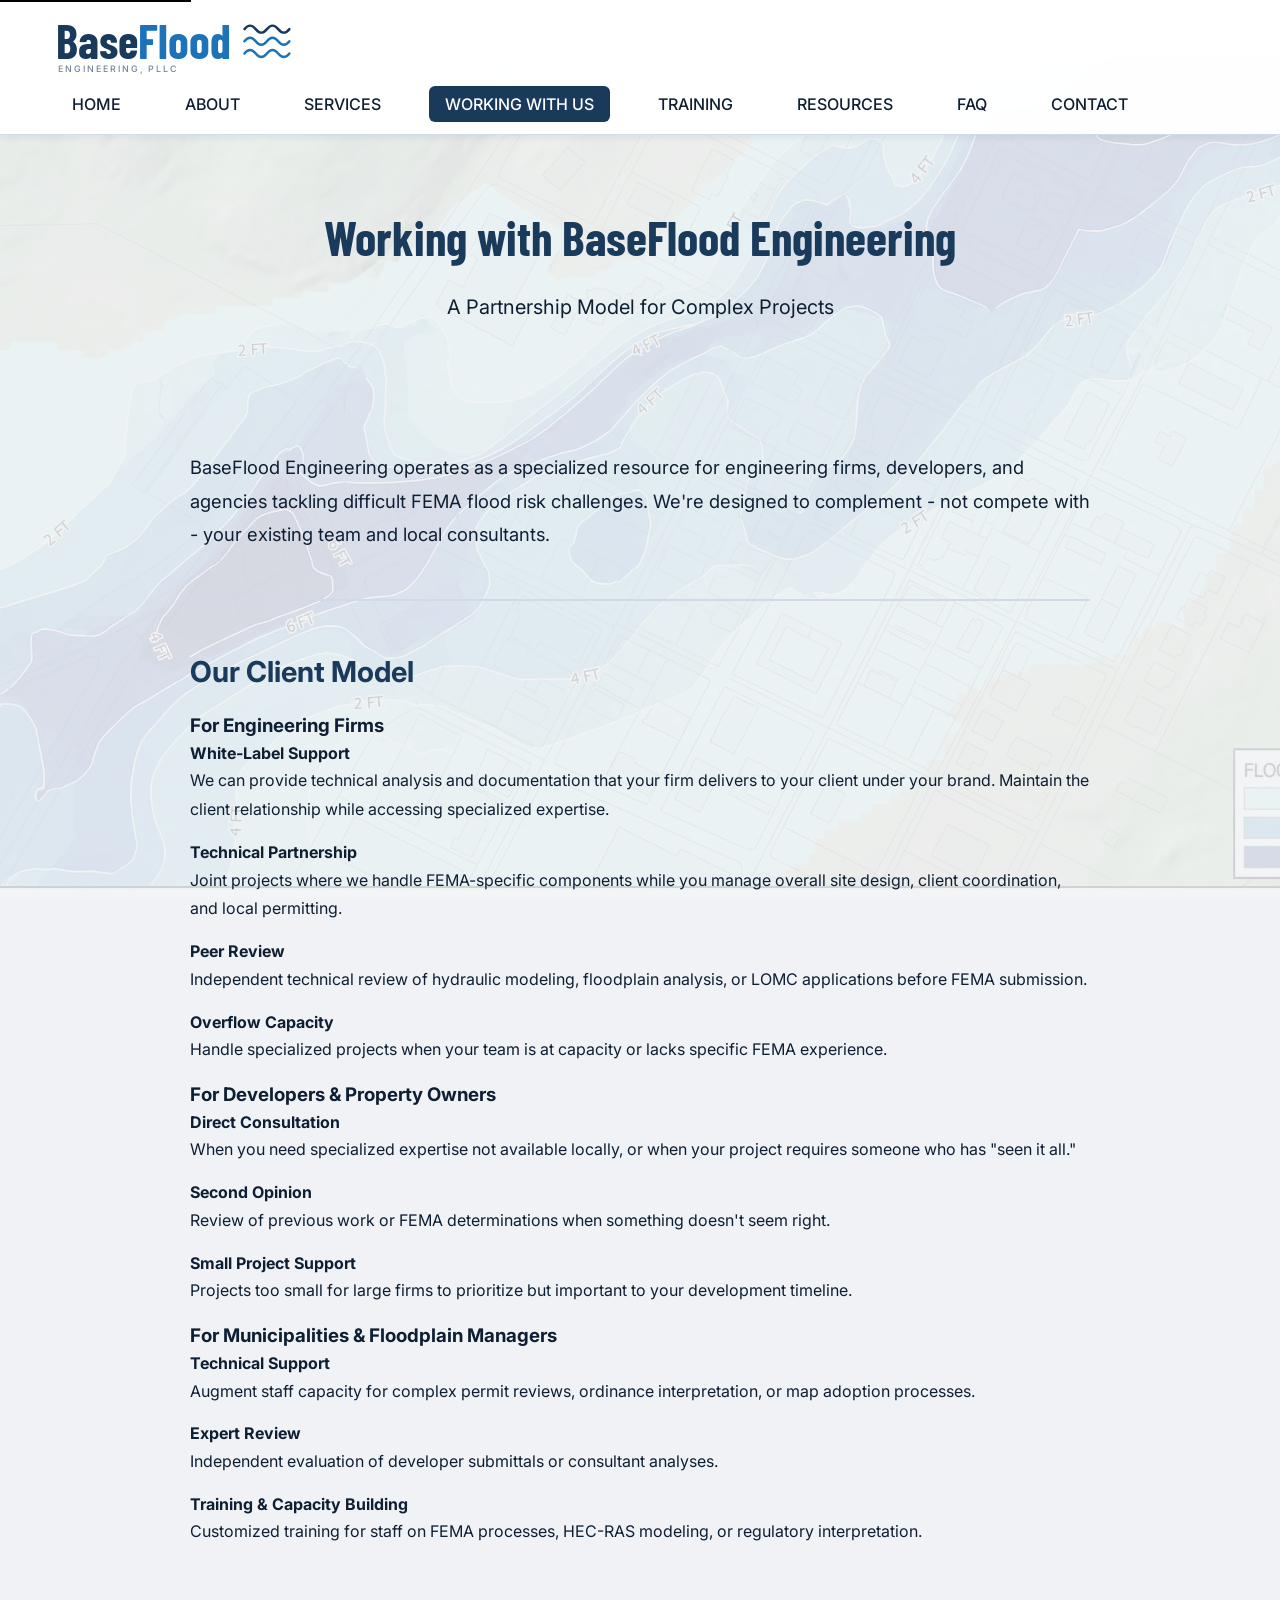
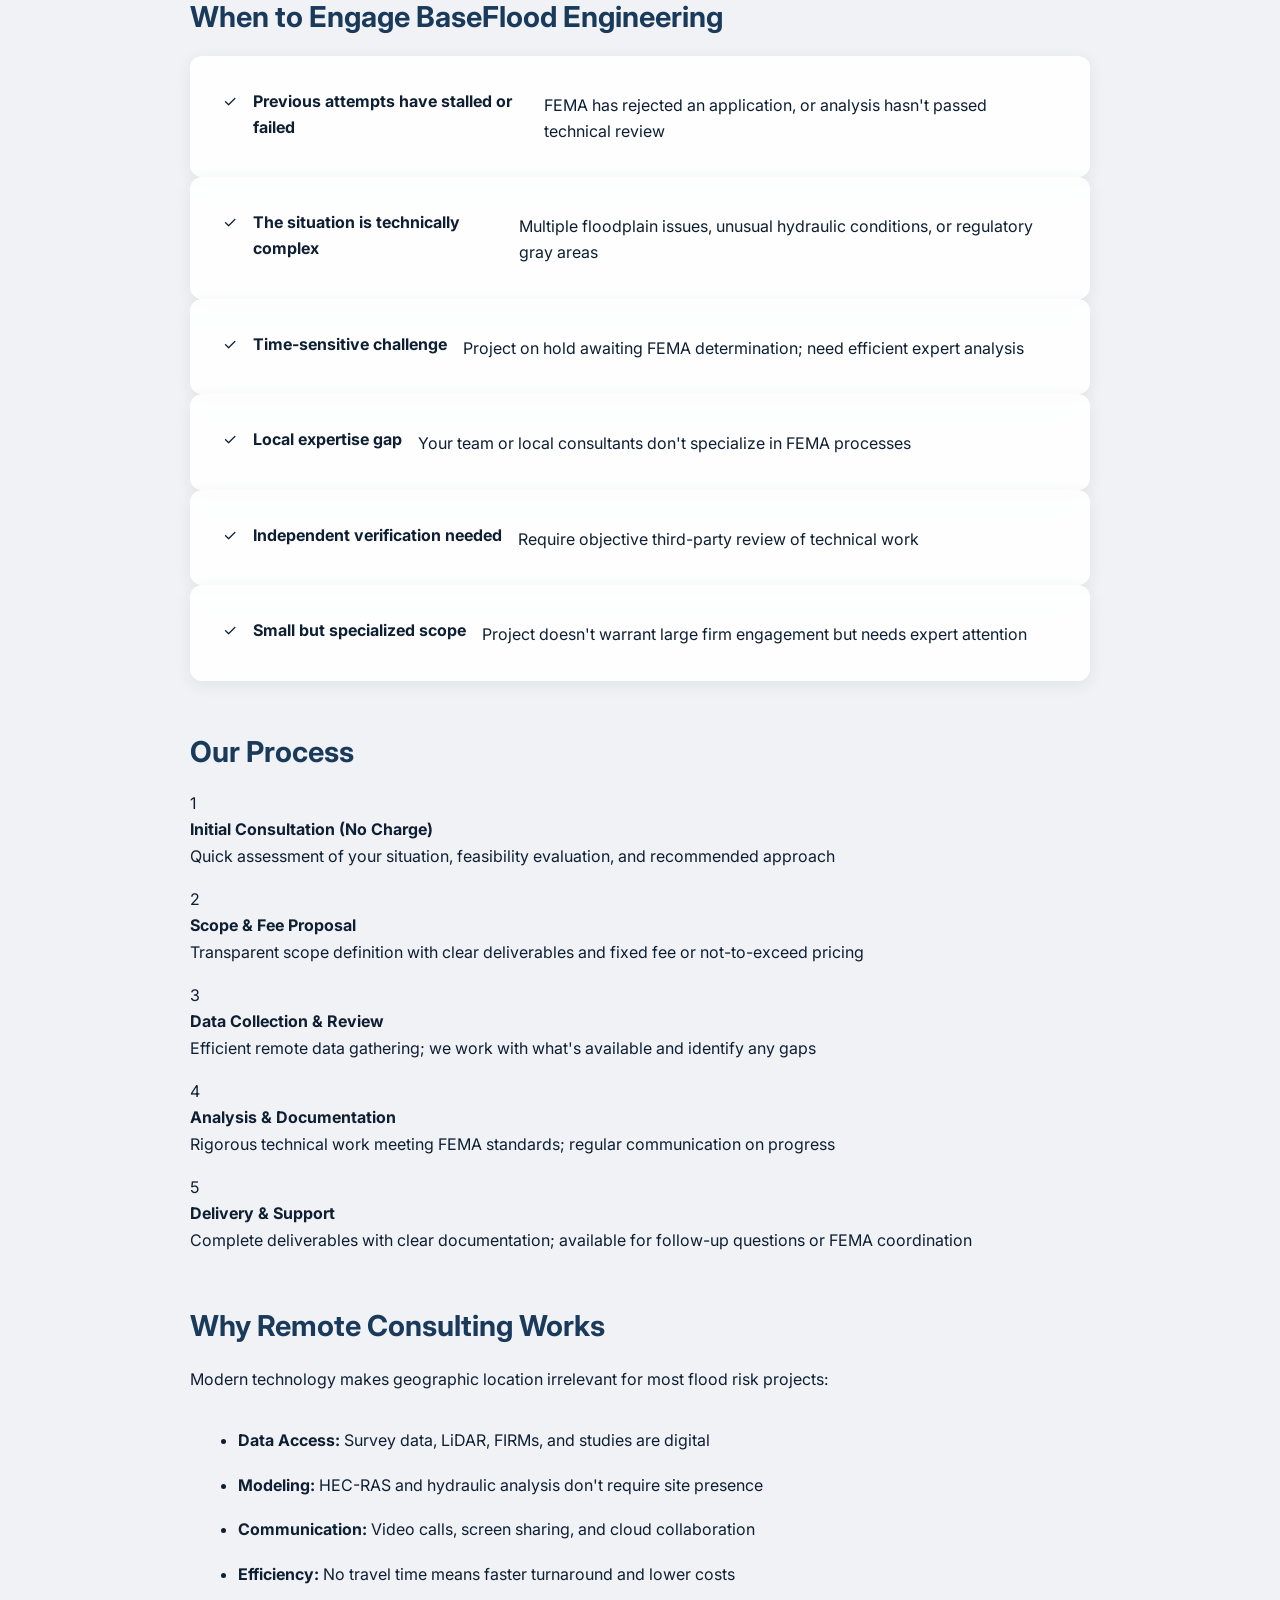
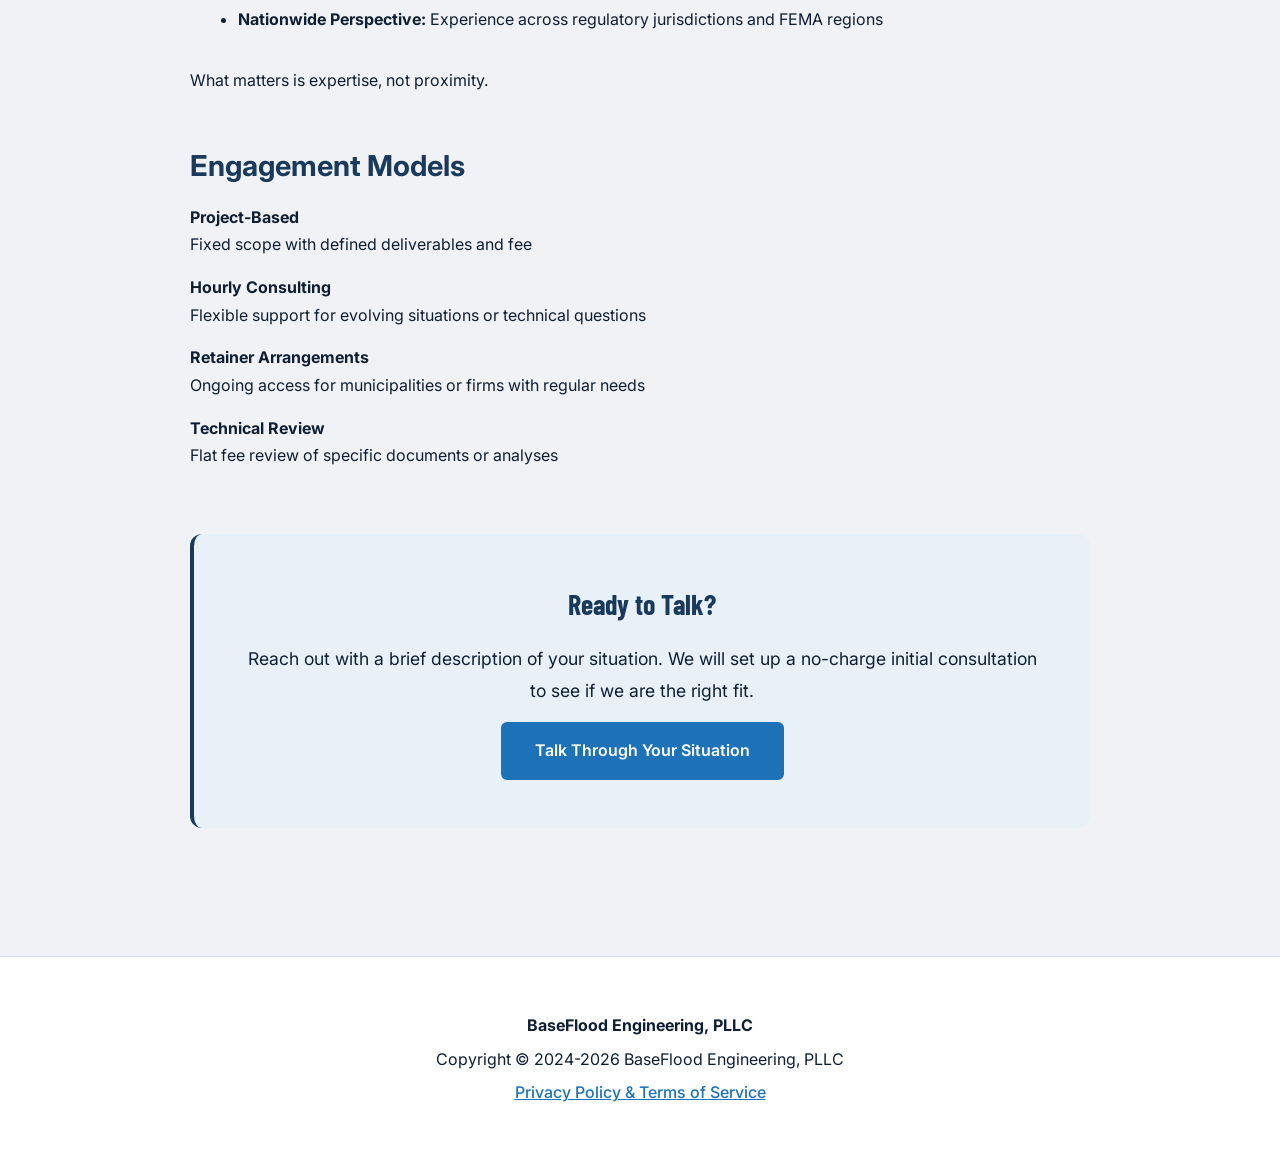
<file: working-with-us.html>
<!DOCTYPE html>
<html lang="en">
<head>
    <meta charset="UTF-8">
    <meta name="viewport" content="width=device-width, initial-scale=1.0">

    <!-- SEO Meta Tags -->
    <title>Working with Us - BaseFlood Engineering</title>
    <meta name="description" content="Learn how to partner with BaseFlood Engineering for specialized FEMA flood risk consulting. White-label support, technical partnerships, and direct consultation.">
    <meta property="og:type" content="website">
    <meta property="og:url" content="https://baseflood.com/working-with-us">
    <meta property="og:title" content="Working with Us - BaseFlood Engineering">
    <meta property="og:description" content="Learn how to partner with BaseFlood Engineering for specialized FEMA flood risk consulting. White-label support, technical partnerships, and direct consultation.">
    <meta property="og:image" content="https://baseflood.com/images/baseflood_og_1200x630.png">
    <meta property="og:image:width" content="1200">
    <meta property="og:image:height" content="630">
    <meta property="og:site_name" content="BaseFlood Engineering">
    <meta name="twitter:card" content="summary_large_image">
    <meta name="twitter:title" content="Working with Us - BaseFlood Engineering">
    <meta name="twitter:description" content="Learn how to partner with BaseFlood Engineering for specialized FEMA flood risk consulting. White-label support, technical partnerships, and direct consultation.">
    <meta name="twitter:image" content="https://baseflood.com/images/baseflood_og_1200x630.png">

    <!-- Favicon -->
        <link rel="icon" type="image/x-icon" href="favicon.ico">
        <link rel="apple-touch-icon" href="apple_touch_icon_180.png">
    <link rel="icon" type="image/png" href="/favicon.png">
    <meta name="theme-color" content="#1a3a5c">
    <link rel="canonical" href="https://baseflood.com/working-with-us">

    <!-- Stylesheet -->
        <link rel="preconnect" href="https://fonts.googleapis.com">
    <link rel="preconnect" href="https://fonts.gstatic.com" crossorigin>
    <link href="https://fonts.googleapis.com/css2?family=Barlow+Condensed:wght@700&family=Inter:wght@300;400;500;600;700&display=swap" rel="stylesheet">
    <link rel="stylesheet" href="styles.css">
    <!-- Google Analytics -->
    <script async src="https://www.googletagmanager.com/gtag/js?id=G-NQ5WE36THF"></script>
    <script>
        window.dataLayer = window.dataLayer || [];
        function gtag(){dataLayer.push(arguments);}
        gtag('js', new Date());
        gtag('config', 'G-NQ5WE36THF');
    </script>
</head>
<body>
    <!-- Skip Navigation -->
    <a href="#main-content" class="skip-link">Skip to main content</a>

    <!-- Header -->
    <header role="banner">
        <div class="container">
            <div class="header-content">
                <div class="logo">
                    <a href="index.html" aria-label="BaseFlood Engineering homepage">
                        <svg xmlns="http://www.w3.org/2000/svg" viewBox="0 0 259 64" role="img" aria-label="BaseFlood Engineering, PLLC" style="height:60px;width:auto;display:block;">
                        <title>BaseFlood Engineering, PLLC</title>
                        <text y="46"
                              font-family="'Barlow Condensed','Arial Narrow',Arial,sans-serif"
                              font-weight="700" font-size="50">
                            <tspan fill="#1a3a5c">Base</tspan><tspan fill="#1e72b8">Flood</tspan>
                        </text>
                        <g transform="translate(199, 8)">
                            <path d="M2 6 C 6 1, 10 1, 14 6 C 18 11, 22 11, 26 6 C 30 1, 34 1, 38 6 C 42 11, 46 11, 50 6"
                                  stroke="#1a3a5c" stroke-width="2.6" stroke-linecap="round" fill="none"/>
                            <path transform="translate(0,13)"
                                  d="M2 6 C 6 1, 10 1, 14 6 C 18 11, 22 11, 26 6 C 30 1, 34 1, 38 6 C 42 11, 46 11, 50 6"
                                  stroke="#1872b4" stroke-width="2.6" stroke-linecap="round" fill="none"/>
                            <path transform="translate(0,26)"
                                  d="M2 6 C 6 1, 10 1, 14 6 C 18 11, 22 11, 26 6 C 30 1, 34 1, 38 6 C 42 11, 46 11, 50 6"
                                  stroke="#1e72b8" stroke-width="2.6" stroke-linecap="round" fill="none"/>
                        </g>
                        <text x="2" y="60"
                              font-family="'Inter','Segoe UI',Arial,sans-serif"
                              font-weight="500" font-size="9.5"
                              fill="#1a3a5c" opacity="0.62" letter-spacing="2.1">ENGINEERING, PLLC</text>
                    </svg>
                    </a>
                </div>
                <nav role="navigation" aria-label="Main navigation">
                    <ul>
                        <li><a href="index.html">HOME</a></li>
                        <li><a href="about.html">ABOUT</a></li>
                        <li><a href="services.html">SERVICES</a></li>
                        <li><a href="working-with-us.html" aria-current="page">WORKING WITH US</a></li>
                        <li><a href="training.html">TRAINING</a></li>
                        <li><a href="resources.html">RESOURCES</a></li>
                        <li><a href="faq.html">FAQ</a></li>
                        <li><a href="contact.html">CONTACT</a></li>
                    </ul>
                </nav>
            </div>
        </div>
    </header>

    <!-- Main Content -->
    <main id="main-content" role="main">
        <!-- Page Hero -->
        <section class="page-hero" aria-label="Working with us introduction">
            <div class="container">
                <h1>Working with BaseFlood Engineering</h1>
                <p class="page-hero-subtitle">A Partnership Model for Complex Projects</p>
            </div>
        </section>

        <!-- Main Content Section -->
        <section class="page-content" aria-label="How we work">
            <div class="container">
                <div class="content-box">
                    <p class="intro-text">BaseFlood Engineering operates as a specialized resource for engineering firms, developers, and agencies tackling difficult FEMA flood risk challenges. We're designed to complement - not compete with - your existing team and local consultants.</p>

                    <!-- Our Client Model -->
                    <h2>Our Client Model</h2>

                    <!-- For Engineering Firms -->
                    <div class="client-type-section">
                        <h3>For Engineering Firms</h3>

                        <div class="engagement-type">
                            <h4>White-Label Support</h4>
                            <p>We can provide technical analysis and documentation that your firm delivers to your client under your brand. Maintain the client relationship while accessing specialized expertise.</p>
                        </div>

                        <div class="engagement-type">
                            <h4>Technical Partnership</h4>
                            <p>Joint projects where we handle FEMA-specific components while you manage overall site design, client coordination, and local permitting.</p>
                        </div>

                        <div class="engagement-type">
                            <h4>Peer Review</h4>
                            <p>Independent technical review of hydraulic modeling, floodplain analysis, or LOMC applications before FEMA submission.</p>
                        </div>

                        <div class="engagement-type">
                            <h4>Overflow Capacity</h4>
                            <p>Handle specialized projects when your team is at capacity or lacks specific FEMA experience.</p>
                        </div>
                    </div>

                    <!-- For Developers -->
                    <div class="client-type-section">
                        <h3>For Developers &amp; Property Owners</h3>

                        <div class="engagement-type">
                            <h4>Direct Consultation</h4>
                            <p>When you need specialized expertise not available locally, or when your project requires someone who has "seen it all."</p>
                        </div>

                        <div class="engagement-type">
                            <h4>Second Opinion</h4>
                            <p>Review of previous work or FEMA determinations when something doesn't seem right.</p>
                        </div>

                        <div class="engagement-type">
                            <h4>Small Project Support</h4>
                            <p>Projects too small for large firms to prioritize but important to your development timeline.</p>
                        </div>
                    </div>

                    <!-- For Municipalities -->
                    <div class="client-type-section">
                        <h3>For Municipalities &amp; Floodplain Managers</h3>

                        <div class="engagement-type">
                            <h4>Technical Support</h4>
                            <p>Augment staff capacity for complex permit reviews, ordinance interpretation, or map adoption processes.</p>
                        </div>

                        <div class="engagement-type">
                            <h4>Expert Review</h4>
                            <p>Independent evaluation of developer submittals or consultant analyses.</p>
                        </div>

                        <div class="engagement-type">
                            <h4>Training &amp; Capacity Building</h4>
                            <p>Customized training for staff on FEMA processes, HEC-RAS modeling, or regulatory interpretation.</p>
                        </div>
                    </div>

                    <!-- When to Engage -->
                    <div class="when-to-engage-section">
                        <h2>When to Engage BaseFlood Engineering</h2>

                        <div class="engagement-scenarios">
                            <div class="scenario-card">
                                <div class="scenario-icon">✓</div>
                                <h4>Previous attempts have stalled or failed</h4>
                                <p>FEMA has rejected an application, or analysis hasn't passed technical review</p>
                            </div>

                            <div class="scenario-card">
                                <div class="scenario-icon">✓</div>
                                <h4>The situation is technically complex</h4>
                                <p>Multiple floodplain issues, unusual hydraulic conditions, or regulatory gray areas</p>
                            </div>

                            <div class="scenario-card">
                                <div class="scenario-icon">✓</div>
                                <h4>Time-sensitive challenge</h4>
                                <p>Project on hold awaiting FEMA determination; need efficient expert analysis</p>
                            </div>

                            <div class="scenario-card">
                                <div class="scenario-icon">✓</div>
                                <h4>Local expertise gap</h4>
                                <p>Your team or local consultants don't specialize in FEMA processes</p>
                            </div>

                            <div class="scenario-card">
                                <div class="scenario-icon">✓</div>
                                <h4>Independent verification needed</h4>
                                <p>Require objective third-party review of technical work</p>
                            </div>

                            <div class="scenario-card">
                                <div class="scenario-icon">✓</div>
                                <h4>Small but specialized scope</h4>
                                <p>Project doesn't warrant large firm engagement but needs expert attention</p>
                            </div>
                        </div>
                    </div>

                    <!-- Our Process -->
                    <div class="process-section">
                        <h2>Our Process</h2>

                        <div class="process-steps">
                            <div class="process-step">
                                <div class="step-number">1</div>
                                <div class="step-content">
                                    <h4>Initial Consultation (No Charge)</h4>
                                    <p>Quick assessment of your situation, feasibility evaluation, and recommended approach</p>
                                </div>
                            </div>

                            <div class="process-step">
                                <div class="step-number">2</div>
                                <div class="step-content">
                                    <h4>Scope &amp; Fee Proposal</h4>
                                    <p>Transparent scope definition with clear deliverables and fixed fee or not-to-exceed pricing</p>
                                </div>
                            </div>

                            <div class="process-step">
                                <div class="step-number">3</div>
                                <div class="step-content">
                                    <h4>Data Collection &amp; Review</h4>
                                    <p>Efficient remote data gathering; we work with what's available and identify any gaps</p>
                                </div>
                            </div>

                            <div class="process-step">
                                <div class="step-number">4</div>
                                <div class="step-content">
                                    <h4>Analysis &amp; Documentation</h4>
                                    <p>Rigorous technical work meeting FEMA standards; regular communication on progress</p>
                                </div>
                            </div>

                            <div class="process-step">
                                <div class="step-number">5</div>
                                <div class="step-content">
                                    <h4>Delivery &amp; Support</h4>
                                    <p>Complete deliverables with clear documentation; available for follow-up questions or FEMA coordination</p>
                                </div>
                            </div>
                        </div>
                    </div>

                    <!-- Why Remote Works -->
                    <div class="remote-works-section">
                        <h2>Why Remote Consulting Works</h2>
                        <p>Modern technology makes geographic location irrelevant for most flood risk projects:</p>

                        <ul class="benefits-list">
                            <li><strong>Data Access:</strong> Survey data, LiDAR, FIRMs, and studies are digital</li>
                            <li><strong>Modeling:</strong> HEC-RAS and hydraulic analysis don't require site presence</li>
                            <li><strong>Communication:</strong> Video calls, screen sharing, and cloud collaboration</li>
                            <li><strong>Efficiency:</strong> No travel time means faster turnaround and lower costs</li>
                            <li><strong>Nationwide Perspective:</strong> Experience across regulatory jurisdictions and FEMA regions</li>
                        </ul>

                        <p class="emphasis-text">What matters is expertise, not proximity.</p>
                    </div>

                    <!-- Engagement Models -->
                    <div class="engagement-models-section">
                        <h2>Engagement Models</h2>

                        <div class="model-grid">
                            <div class="model-card">
                                <h4>Project-Based</h4>
                                <p>Fixed scope with defined deliverables and fee</p>
                            </div>

                            <div class="model-card">
                                <h4>Hourly Consulting</h4>
                                <p>Flexible support for evolving situations or technical questions</p>
                            </div>

                            <div class="model-card">
                                <h4>Retainer Arrangements</h4>
                                <p>Ongoing access for municipalities or firms with regular needs</p>
                            </div>

                            <div class="model-card">
                                <h4>Technical Review</h4>
                                <p>Flat fee review of specific documents or analyses</p>
                            </div>
                        </div>
                    </div>

                    <!-- Getting Started -->
                    <div class="cta-box">
                        <h3>Ready to Talk?</h3>
                        <p>Reach out with a brief description of your situation. We will set up a no-charge initial consultation to see if we are the right fit.</p>
                        <a href="contact.html" class="btn-primary">Talk Through Your Situation</a>
                    </div>
                </div>
            </div>
        </section>
    </main>

    <!-- Footer -->
    <footer role="contentinfo" aria-label="Site footer">
        <div class="container">
            <div class="footer-content">
                <p><strong>BaseFlood Engineering, PLLC</strong></p>
                <p>Copyright &copy; 2024-2026 BaseFlood Engineering, PLLC</p>
                <p><a href="privacy.html">Privacy Policy &amp; Terms of Service</a></p>
            </div>
        </div>
    </footer>
</body>
</html>
</file>
<file: styles.css>
/* ===================================
   BaseFlood Engineering Stylesheet
   Brand-compliant update — May 2026
   Colors & typography per Brand Guidelines v1.0
   =================================== */

/* === Google Fonts — required by brand guidelines === */
@import url('https://fonts.googleapis.com/css2?family=Barlow+Condensed:wght@700&family=Inter:wght@300;400;500;600;700&display=swap');

/* === CSS Reset & Base Styles === */
* {
    margin: 0;
    padding: 0;
    box-sizing: border-box;
}

:root {
    /* ── Brand Color Palette (Brand Guidelines v1.0) ── */
    --bf-navy:   #1a3a5c;   /* Primary Navy — brand primary, dominant */
    --bf-blue:   #1e72b8;   /* Primary Blue — secondary, "Flood" color */
    --bf-mid:    #1872b4;   /* Mid Blue — wave icon middle stroke */
    --bf-lite:   #2e8bcb;   /* Accent Blue — highlights, UI accents */
    --bf-lblue:  #7ab8e8;   /* Light Blue — reversed text, icon tints */
    --bf-dark:   #0f1f33;   /* Dark Navy — body text, headings */
    --bf-gray:   #8a96a3;   /* Cool Gray — secondary text, captions */
    --bf-rule:   #d1dae6;   /* Rule / Border — dividers, subtle borders */
    --bf-bg:     #f0f2f5;   /* Background */

    /* ── Semantic aliases (used throughout) ── */
    --primary-color:   var(--bf-blue);    /* primary interactive / link blue */
    --primary-dark:    var(--bf-navy);    /* hover, headers, dark treatments */
    --secondary-color: #e8f1f8;           /* light blue tint for strips/boxes */
    --accent-color:    var(--bf-blue);    /* CTA buttons — brand blue */
    --accent-hover:    var(--bf-navy);    /* CTA hover — darken to navy */
    --text-color:      var(--bf-dark);    /* #0f1f33 */
    --text-light:      var(--bf-gray);    /* #8a96a3 */
    --white:           #ffffff;
    --border-color:    var(--bf-rule);    /* #d1dae6 */
    --card-bg:         rgba(255, 255, 255, 0.88);
    --background-tint: var(--bf-bg);      /* #f0f2f5 */

    /* ── Typography ── */
    /* Display / large headlines: Barlow Condensed Bold 700 only */
    --font-display: 'Barlow Condensed', 'Arial Narrow', Arial, sans-serif;
    /* Body, UI, all other text: Inter */
    --font-main:    'Inter', 'Segoe UI', Arial, sans-serif;
    /* Legacy alias — still referenced in some components */
    --font-heading: var(--font-display);

    /* ── Spacing ── */
    --spacing-xs: 0.5rem;
    --spacing-sm: 1rem;
    --spacing-md: 2rem;
    --spacing-lg: 3rem;
    --spacing-xl: 4rem;

    /* ── Container ── */
    --container-width: 1200px;
}

html {
    font-size: 16px;
    scroll-behavior: smooth;
}

body {
    font-family: var(--font-main);
    font-size: 1rem;
    line-height: 1.6;
    color: var(--text-color);
    background: var(--background-tint);
    position: relative;
}

/* Fixed Background Watermark */
body::before {
    content: '';
    position: fixed;
    top: 0;
    left: 0;
    width: 100%;
    height: 100%;
    background-image: url('images/background-watermark.webp');
    background-size: cover;
    background-position: center;
    background-repeat: no-repeat;
    background-attachment: fixed;
    opacity: 0.15;
    pointer-events: none;
    z-index: -1;
}

/* === Skip Link (Accessibility) === */
.skip-link {
    position: absolute;
    top: -40px;
    left: 0;
    background: #000;
    color: #fff;
    padding: 8px 16px;
    text-decoration: none;
    z-index: 100;
    font-weight: bold;
}

.skip-link:focus {
    top: 0;
}

/* === Container === */
.container {
    max-width: var(--container-width);
    margin: 0 auto;
    padding: 0 var(--spacing-sm);
}

/* === Header === */
header {
    background: rgba(255, 255, 255, 0.97);
    backdrop-filter: blur(10px);
    border-bottom: 1px solid var(--border-color);
    padding: var(--spacing-sm) 0;
    position: sticky;
    top: 0;
    z-index: 50;
    box-shadow: 0 2px 8px rgba(26, 58, 92, 0.08);
}

.header-content {
    display: flex;
    justify-content: space-between;
    align-items: center;
    flex-wrap: wrap;
    gap: var(--spacing-sm);
}

.logo img,
.logo svg {
    height: 64px;
    width: auto;
    display: block;
}

/* === Navigation === */
nav ul {
    display: flex;
    list-style: none;
    gap: var(--spacing-md);
    margin: 0;
    padding: 0;
}

nav a {
    text-decoration: none;
    color: var(--text-color);
    font-weight: 500;
    font-family: var(--font-main);
    padding: var(--spacing-xs) var(--spacing-sm);
    border-radius: 4px;
    transition: background-color 0.3s ease, color 0.3s ease;
    white-space: nowrap;
}

nav a:hover,
nav a:focus {
    background-color: var(--secondary-color);
    color: var(--primary-color);
}

nav a[aria-current="page"] {
    background-color: var(--bf-navy);
    color: var(--white);
    border-radius: 6px;
}

/* === Main Content === */
main {
    min-height: calc(100vh - 200px);
}

/* === Hero Section === */
.hero {
    padding: var(--spacing-lg) 0 var(--spacing-lg) 0;
    background: transparent;
    color: var(--text-color);
    position: relative;
    overflow: hidden;
}

.hero-content {
    position: relative;
    z-index: 1;
    max-width: 800px;
}

/* Hero h1: display font per brand spec */
.hero-text h1 {
    font-family: var(--font-display);
    font-weight: 700;
    font-size: 3.5rem;
    line-height: 1.1;
    color: var(--bf-navy);
    margin-bottom: var(--spacing-md);
    white-space: nowrap;
}

.hero-subtitle {
    font-family: var(--font-main);
    font-size: 1.25rem;
    line-height: 1.6;
    color: var(--text-color);
    margin-bottom: var(--spacing-lg);
    max-width: 700px;
}

.hero-tagline {
    color: var(--text-color);
    margin-bottom: var(--spacing-md);
    font-family: var(--font-main);
}

.hero-cta {
    display: flex;
    gap: var(--spacing-md);
    flex-wrap: wrap;
}

.btn-primary,
.btn-secondary {
    display: inline-block;
    padding: 0.875rem 2rem;
    font-size: 1rem;
    font-weight: 600;
    font-family: var(--font-main);
    text-decoration: none;
    border-radius: 6px;
    transition: all 0.3s ease;
    cursor: pointer;
    border: 2px solid transparent;
}

.btn-primary {
    background: var(--bf-blue);
    color: var(--white);
    border-color: var(--bf-blue);
}

.btn-primary:hover {
    background: var(--bf-navy);
    border-color: var(--bf-navy);
    transform: translateY(-2px);
    box-shadow: 0 4px 12px rgba(26, 58, 92, 0.35);
}

.btn-secondary {
    background: transparent;
    color: var(--bf-blue);
    border: 2px solid var(--bf-blue);
}

.btn-secondary:hover {
    background: var(--bf-blue);
    color: var(--white);
    transform: translateY(-2px);
}

.hero-image img {
    max-width: 100%;
    height: auto;
    display: block;
}

/* === Section Titles — display font for majors === */
.section-title {
    font-family: var(--font-display);
    font-weight: 700;
    font-size: 2.5rem;
    color: var(--bf-navy);
    text-align: center;
    margin-bottom: var(--spacing-lg);
}

/* === Services Section === */
.services-section {
    padding: var(--spacing-lg) 0;
    background: transparent;
}

.services-grid {
    display: grid;
    grid-template-columns: repeat(2, 1fr);
    gap: var(--spacing-md);
    margin-top: var(--spacing-md);
}

.service-card {
    background: var(--card-bg);
    backdrop-filter: blur(10px);
    border: 1px solid rgba(255, 255, 255, 0.5);
    border-radius: 16px;
    padding: var(--spacing-lg);
    transition: all 0.3s ease;
    position: relative;
    box-shadow: 0 4px 20px rgba(26, 58, 92, 0.08);
}

.service-card:hover {
    box-shadow: 0 8px 32px rgba(26, 58, 92, 0.15);
    transform: translateY(-4px);
}

.service-icon {
    width: 56px;
    height: 56px;
    background: var(--bf-navy);
    border-radius: 50%;
    display: flex;
    align-items: center;
    justify-content: center;
    margin-bottom: var(--spacing-md);
    color: var(--white);
}

.service-icon svg {
    width: 28px;
    height: 28px;
}

.service-card h3 {
    font-family: var(--font-main);
    font-weight: 700;
    font-size: 1.2rem;
    color: var(--bf-navy);
    margin-bottom: var(--spacing-sm);
}

.service-card p {
    font-family: var(--font-main);
    color: var(--text-light);
    line-height: 1.7;
    margin: 0;
}

/* === Why Choose Section === */
.why-choose-section {
    padding: var(--spacing-lg) 0;
    background: transparent;
}

.why-choose-content {
    max-width: 1100px;
    margin: 0 auto;
}

.why-choose-text h2 {
    font-family: var(--font-display);
    font-weight: 700;
    font-size: 2.25rem;
    color: var(--bf-navy);
    margin-bottom: var(--spacing-lg);
}

.intro-paragraph {
    font-size: 1.1rem;
    line-height: 1.8;
    color: var(--text-color);
    margin-bottom: var(--spacing-lg);
}

/* Two-column layout */
.two-column-features {
    display: grid;
    grid-template-columns: 1fr 1fr;
    gap: var(--spacing-xl);
    margin-top: var(--spacing-lg);
}

.feature-column h3 {
    font-family: var(--font-main);
    font-weight: 700;
    font-size: 1.35rem;
    color: var(--bf-navy);
    margin-bottom: var(--spacing-md);
}

.feature-column ul {
    list-style: disc;
    padding-left: 1.5rem;
    margin: 0;
}

.feature-column li {
    color: var(--text-color);
    line-height: 1.7;
    margin-bottom: var(--spacing-sm);
}

.feature-column li strong {
    color: var(--bf-navy);
}

/* Legacy feature-list styles */
.feature-list {
    display: grid;
    grid-template-columns: repeat(auto-fit, minmax(300px, 1fr));
    gap: var(--spacing-md);
}

.feature-item {
    background: var(--card-bg);
    backdrop-filter: blur(10px);
    padding: var(--spacing-md);
    border-radius: 12px;
    border: 1px solid rgba(255, 255, 255, 0.5);
    box-shadow: 0 4px 16px rgba(26, 58, 92, 0.08);
}

.feature-item h4 {
    font-family: var(--font-main);
    font-weight: 700;
    font-size: 1.1rem;
    color: var(--bf-blue);
    margin-bottom: var(--spacing-xs);
}

.feature-item p {
    color: var(--text-light);
    line-height: 1.7;
    margin: 0;
}

.special-forces-callout {
    background: var(--secondary-color);
    padding: var(--spacing-md);
    border-radius: 12px;
    margin-top: var(--spacing-lg);
    border-left: 4px solid var(--bf-navy);
}

.special-forces-callout h3 {
    font-family: var(--font-main);
    font-weight: 700;
    font-size: 1.35rem;
    margin-top: 0;
    margin-bottom: var(--spacing-sm);
    color: var(--bf-navy);
}

.special-forces-callout p {
    color: var(--text-color);
    margin-bottom: 0;
}

/* === CTA Section === */
.cta-section {
    padding: var(--spacing-lg) 0;
    background: transparent;
    text-align: center;
}

.cta-content h2 {
    font-family: var(--font-display);
    font-weight: 700;
    font-size: 2.25rem;
    color: var(--bf-navy);
    margin-bottom: var(--spacing-md);
}

.cta-content p {
    font-size: 1.15rem;
    color: var(--text-color);
    margin-bottom: var(--spacing-lg);
    max-width: 700px;
    margin-left: auto;
    margin-right: auto;
}

.btn-primary-large {
    display: inline-block;
    padding: 1rem 2.5rem;
    font-size: 1.125rem;
    font-weight: 600;
    font-family: var(--font-main);
    text-decoration: none;
    border-radius: 6px;
    background: var(--bf-blue);
    color: var(--white);
    transition: all 0.3s ease;
}

.btn-primary-large:hover {
    background: var(--bf-navy);
    transform: translateY(-2px);
    box-shadow: 0 6px 20px rgba(26, 58, 92, 0.3);
}

/* === AI Agent Section === */
.ai-agent-section {
    padding: var(--spacing-lg) 0;
    background: var(--white);
}

elevenlabs-convai {
    display: block;
    margin: 0 auto;
}

/* === Page Hero === */
.page-hero {
    padding: var(--spacing-xl) 0;
    background: transparent;
    text-align: center;
}

.page-hero h1 {
    font-family: var(--font-display);
    font-weight: 700;
    font-size: 3rem;
    color: var(--bf-navy);
    margin-bottom: var(--spacing-sm);
}

.page-hero-subtitle {
    font-size: 1.25rem;
    font-family: var(--font-main);
    color: var(--text-color);
    max-width: 700px;
    margin: 0 auto;
}

/* === Content Section === */
.content-section {
    padding: var(--spacing-lg) 0;
    background: transparent;
}

.page-content {
    padding: var(--spacing-xl) 0;
}

/* === Expertise Grid === */
.expertise-grid {
    display: grid;
    grid-template-columns: repeat(auto-fit, minmax(300px, 1fr));
    gap: var(--spacing-lg);
    margin: var(--spacing-lg) 0;
}

.expertise-item {
    background: #f8f9fa;
    padding: var(--spacing-md);
    border-radius: 8px;
    border-left: 3px solid var(--bf-navy);
}

.expertise-item h3 {
    font-family: var(--font-main);
    font-weight: 700;
    font-size: 1.1rem;
    color: var(--bf-navy);
    margin-bottom: var(--spacing-xs);
}

.expertise-item p {
    color: var(--text-light);
    line-height: 1.7;
    margin: 0;
    font-size: 0.95rem;
}

/* === CTA Box === */
.cta-box {
    background: var(--secondary-color);
    color: var(--text-color);
    padding: var(--spacing-lg);
    border-radius: 12px;
    text-align: center;
    margin-top: var(--spacing-xl);
    border-left: 4px solid var(--bf-navy);
}

.cta-box h3 {
    font-family: var(--font-display);
    font-weight: 700;
    font-size: 1.75rem;
    margin-bottom: var(--spacing-sm);
    color: var(--bf-navy);
}

.cta-box p {
    font-size: 1.1rem;
    margin-bottom: var(--spacing-md);
    color: var(--text-color);
}

.content-box {
    max-width: 900px;
    margin: 0 auto;
}

.content-box h1 {
    font-family: var(--font-display);
    font-weight: 700;
    font-size: 2.5rem;
    color: var(--bf-navy);
    margin-bottom: var(--spacing-md);
}

.content-box h2 {
    font-family: var(--font-main);
    font-weight: 700;
    font-size: 1.8rem;
    color: var(--bf-navy);
    margin-top: var(--spacing-lg);
    margin-bottom: var(--spacing-sm);
}

.content-box p {
    margin-bottom: var(--spacing-sm);
    line-height: 1.8;
    color: var(--text-color);
}

.content-box ul {
    margin: var(--spacing-md) 0;
    padding-left: var(--spacing-lg);
}

.content-box li {
    margin-bottom: var(--spacing-sm);
    line-height: 1.8;
}

/* === Contact Layout === */
.contact-layout {
    display: grid;
    grid-template-columns: 1fr 1.5fr;
    gap: var(--spacing-xl);
    max-width: 1200px;
    margin: 0 auto;
}

/* === Contact Info Section === */
.contact-info-section h2 {
    font-family: var(--font-main);
    font-weight: 700;
    font-size: 1.75rem;
    color: var(--bf-navy);
    margin-bottom: var(--spacing-lg);
}

.contact-item {
    display: flex;
    gap: var(--spacing-md);
    margin-bottom: var(--spacing-lg);
    padding-bottom: var(--spacing-lg);
    border-bottom: 1px solid var(--border-color);
}

.contact-icon {
    width: 48px;
    height: 48px;
    background: linear-gradient(135deg, var(--bf-navy), var(--bf-blue));
    border-radius: 8px;
    display: flex;
    align-items: center;
    justify-content: center;
    color: var(--white);
    flex-shrink: 0;
}

.contact-details h3 {
    font-family: var(--font-main);
    font-weight: 600;
    font-size: 1.1rem;
    color: var(--bf-navy);
    margin-bottom: var(--spacing-xs);
}

.contact-details p {
    color: var(--text-color);
    margin: 0;
}

.contact-details a {
    color: var(--bf-blue);
    text-decoration: none;
    font-weight: 500;
}

.contact-details a:hover {
    text-decoration: underline;
}

.info-box {
    background: #f8f9fa;
    padding: var(--spacing-md);
    border-radius: 8px;
    border-left: 4px solid var(--bf-blue);
    margin-top: var(--spacing-md);
}

.info-box h3 {
    font-family: var(--font-main);
    font-weight: 600;
    font-size: 1.1rem;
    color: var(--bf-navy);
    margin-bottom: var(--spacing-sm);
}

.info-box p {
    color: var(--text-color);
    line-height: 1.6;
    margin-bottom: var(--spacing-sm);
}

.info-box ul {
    margin: var(--spacing-sm) 0;
    padding-left: var(--spacing-md);
}

.info-box li {
    color: var(--text-color);
    line-height: 1.6;
    margin-bottom: 0.25rem;
}

/* === Contact Form Section === */
.contact-form-section h2 {
    font-family: var(--font-main);
    font-weight: 700;
    font-size: 1.75rem;
    color: var(--bf-navy);
    margin-bottom: var(--spacing-lg);
}

.contact-form {
    background: var(--white);
    padding: var(--spacing-lg);
    border-radius: 8px;
    border: 2px solid var(--border-color);
}

.form-group {
    margin-bottom: var(--spacing-md);
}

.form-group label {
    display: block;
    margin-bottom: var(--spacing-xs);
    font-weight: 500;
    font-family: var(--font-main);
    color: var(--text-color);
}

.required {
    color: #dc3545;
}

.form-group input,
.form-group textarea {
    width: 100%;
    padding: 0.75rem;
    border: 1px solid var(--border-color);
    border-radius: 6px;
    font-family: var(--font-main);
    font-size: 1rem;
    transition: all 0.3s ease;
}

.form-group input:focus,
.form-group textarea:focus {
    outline: none;
    border-color: var(--bf-blue);
    box-shadow: 0 0 0 3px rgba(30, 114, 184, 0.12);
}

.form-group textarea {
    resize: vertical;
    min-height: 120px;
}

.btn-submit-form {
    background: var(--bf-navy);
    color: var(--white);
    border: none;
    padding: 0.875rem 2rem;
    font-size: 1rem;
    font-weight: 600;
    font-family: var(--font-main);
    border-radius: 6px;
    cursor: pointer;
    transition: all 0.3s ease;
    width: 100%;
}

.btn-submit-form:hover {
    background: var(--bf-blue);
    transform: translateY(-2px);
    box-shadow: 0 4px 12px rgba(26, 58, 92, 0.3);
}

.btn-submit-form:active {
    transform: translateY(0);
}

.form-note {
    margin-top: var(--spacing-md);
    color: var(--text-light);
    text-align: center;
}

/* Legacy submit button */
.btn-submit {
    background: var(--bf-navy);
    color: var(--white);
    border: none;
    padding: var(--spacing-sm) var(--spacing-lg);
    font-size: 1rem;
    font-weight: 500;
    font-family: var(--font-main);
    border-radius: 4px;
    cursor: pointer;
    transition: background-color 0.3s ease, transform 0.1s ease;
}

.btn-submit:hover {
    background: var(--bf-blue);
    transform: translateY(-2px);
}

.btn-submit:active {
    transform: translateY(0);
}

/* === Footer === */
footer {
    background: rgba(255, 255, 255, 0.95);
    backdrop-filter: blur(10px);
    padding: var(--spacing-lg) 0;
    margin-top: var(--spacing-xl);
    text-align: center;
    border-top: 1px solid var(--border-color);
}

.footer-content p {
    margin: var(--spacing-xs) 0;
    font-family: var(--font-main);
    color: var(--text-color);
}

.footer-content a {
    color: var(--bf-blue);
    text-decoration: underline;
    font-weight: 500;
}

.footer-content a:hover {
    color: var(--bf-navy);
}



/* === Links === */
a {
    color: var(--bf-blue);
    text-decoration: underline;
}

a:hover,
a:focus {
    color: var(--bf-navy);
}

/* === Responsive Design === */
@media (max-width: 900px) {
    .two-column-features {
        grid-template-columns: 1fr;
        gap: var(--spacing-lg);
    }
}

@media (max-width: 768px) {
    .hero-text h1 {
        font-size: 2.5rem;
        white-space: normal;
    }

    .hero-subtitle {
        font-size: 1.1rem;
    }

    .hero-cta {
        flex-direction: column;
    }

    .btn-primary,
    .btn-secondary {
        width: 100%;
        text-align: center;
    }

    .services-grid {
        grid-template-columns: 1fr;
    }

    .section-title {
        font-size: 2rem;
    }

    .page-hero h1 {
        font-size: 2.25rem;
    }

    .page-hero-subtitle {
        font-size: 1.1rem;
    }

    .contact-layout {
        grid-template-columns: 1fr;
        gap: var(--spacing-lg);
    }

    .expertise-grid {
        grid-template-columns: 1fr;
    }

    nav ul {
        flex-direction: column;
        gap: var(--spacing-xs);
    }

    nav a {
        white-space: normal;
    }

    .header-content {
        flex-direction: column;
        text-align: center;
    }

    .content-box h1 {
        font-size: 2rem;
    }

    .content-box h2 {
        font-size: 1.5rem;
    }

    .cta-content h2 {
        font-size: 1.875rem;
    }

    .why-choose-text h2 {
        font-size: 1.875rem;
    }
}

@media (max-width: 480px) {
    .hero-text h1 {
        font-size: 2rem;
    }

    .hero-subtitle {
        font-size: 1rem;
    }

    .content-box h1 {
        font-size: 1.75rem;
    }

    .section-title {
        font-size: 1.75rem;
    }
}

/* === Print Styles === */
@media print {
    .skip-link,
    nav {
        display: none;
    }

    body {
        font-size: 12pt;
    }

    a {
        text-decoration: none;
        color: var(--text-color);
    }
}

/* === Focus Visible (Accessibility) === */
:focus-visible {
    outline: 2px solid var(--bf-blue);
    outline-offset: 2px;
}

/* ============================================
   PAGE STYLES — Resources, Services, FAQ
   ============================================ */

/* === Intro Text === */
.intro-text {
    font-size: 1.15rem;
    line-height: 1.8;
    color: var(--text-color);
    margin-bottom: var(--spacing-lg);
    padding-bottom: var(--spacing-lg);
    border-bottom: 2px solid var(--border-color);
}

/* === Resource Sections === */
.resource-section {
    margin: var(--spacing-xl) 0;
}

.resource-section h2 {
    font-family: var(--font-display);
    font-weight: 700;
    font-size: 2rem;
    color: var(--bf-navy);
    margin-bottom: var(--spacing-lg);
}

.resource-grid {
    display: grid;
    grid-template-columns: repeat(auto-fit, minmax(280px, 1fr));
    gap: var(--spacing-lg);
    margin-bottom: var(--spacing-lg);
}

.resource-card {
    background: var(--white);
    border: 2px solid var(--border-color);
    border-radius: 8px;
    padding: var(--spacing-lg);
    transition: all 0.3s ease;
}

.resource-card:hover {
    border-color: var(--bf-blue);
    box-shadow: 0 4px 12px rgba(26, 58, 92, 0.1);
    transform: translateY(-2px);
}

.resource-card h3 {
    font-family: var(--font-main);
    font-weight: 700;
    font-size: 1.15rem;
    color: var(--bf-navy);
    margin-bottom: var(--spacing-sm);
}

.resource-card p {
    color: var(--text-light);
    line-height: 1.7;
    margin-bottom: var(--spacing-md);
}

.resource-link {
    display: inline-block;
    color: var(--bf-blue);
    font-weight: 600;
    text-decoration: none;
    transition: color 0.3s ease;
}

.resource-link:hover {
    color: var(--bf-navy);
    text-decoration: underline;
}

/* === Concept List === */
.concept-list {
    display: grid;
    gap: var(--spacing-md);
}

.concept-item {
    background: #f8f9fa;
    padding: var(--spacing-md);
    border-radius: 8px;
    border-left: 4px solid var(--bf-navy);
}

.concept-item h3 {
    font-family: var(--font-main);
    font-weight: 700;
    font-size: 1.1rem;
    color: var(--bf-navy);
    margin-bottom: var(--spacing-xs);
}

.concept-item p {
    color: var(--text-color);
    line-height: 1.7;
    margin: 0;
}

/* === Form List === */
.form-list {
    list-style: none;
    padding: 0;
    margin: var(--spacing-md) 0;
}

.form-list li {
    background: var(--white);
    border: 1px solid var(--border-color);
    border-radius: 6px;
    padding: var(--spacing-md);
    margin-bottom: var(--spacing-sm);
}

.form-list li strong {
    color: var(--bf-navy);
}

/* === Disclaimer === */
.disclaimer {
    background: #fff3cd;
    border: 1px solid #ffc107;
    border-radius: 6px;
    padding: var(--spacing-md);
    margin-top: var(--spacing-xl);
}

.disclaimer p {
    margin: 0;
    color: #856404;
}

/* === Service Detail === */
.service-detail {
    background: var(--white);
    border: 2px solid var(--border-color);
    border-radius: 12px;
    padding: var(--spacing-lg);
    margin-bottom: var(--spacing-xl);
}

.service-detail-header {
    padding-bottom: var(--spacing-md);
    border-bottom: 3px solid var(--bf-navy);
    margin-bottom: var(--spacing-lg);
}

.service-detail-header h2 {
    font-family: var(--font-display);
    font-weight: 700;
    font-size: 2rem;
    color: var(--bf-navy);
    margin-bottom: var(--spacing-xs);
}

.service-tagline {
    font-size: 1.15rem;
    color: var(--text-light);
    font-style: italic;
    margin: 0;
}

.service-detail-content h3 {
    font-family: var(--font-main);
    font-weight: 700;
    font-size: 1.2rem;
    color: var(--bf-navy);
    margin-top: var(--spacing-lg);
    margin-bottom: var(--spacing-sm);
}

.service-detail-content p {
    color: var(--text-color);
    line-height: 1.8;
    margin-bottom: var(--spacing-md);
}

.service-detail-content ul,
.service-detail-content ol {
    margin: var(--spacing-md) 0;
    padding-left: var(--spacing-lg);
}

.service-detail-content li {
    color: var(--text-color);
    line-height: 1.8;
    margin-bottom: var(--spacing-sm);
}

/* === Additional Services Grid === */
.additional-services-grid {
    display: grid;
    grid-template-columns: repeat(auto-fit, minmax(250px, 1fr));
    gap: var(--spacing-lg);
    margin-top: var(--spacing-md);
}

.additional-service {
    background: #f8f9fa;
    padding: var(--spacing-md);
    border-radius: 8px;
    border-left: 3px solid var(--bf-blue);
}

.additional-service h3 {
    font-family: var(--font-main);
    font-weight: 700;
    font-size: 1.1rem;
    color: var(--bf-navy);
    margin-bottom: var(--spacing-xs);
}

.additional-service p {
    color: var(--text-light);
    line-height: 1.6;
    margin: 0;
    font-size: 0.95rem;
}

/* === FAQ Styles === */
.faq-category {
    margin-bottom: var(--spacing-xl);
}

.faq-category h2 {
    font-family: var(--font-display);
    font-weight: 700;
    font-size: 2rem;
    color: var(--bf-navy);
    margin-bottom: var(--spacing-lg);
    padding-bottom: var(--spacing-sm);
    border-bottom: 3px solid var(--bf-blue);
}

.faq-item {
    background: var(--white);
    border: 1px solid var(--border-color);
    border-radius: 8px;
    padding: var(--spacing-lg);
    margin-bottom: var(--spacing-md);
    transition: all 0.3s ease;
}

.faq-item:hover {
    border-color: var(--bf-blue);
    box-shadow: 0 2px 8px rgba(26, 58, 92, 0.08);
}

.faq-item h3 {
    font-family: var(--font-main);
    font-weight: 700;
    font-size: 1.15rem;
    color: var(--bf-navy);
    margin-bottom: var(--spacing-sm);
}

.faq-item p {
    color: var(--text-color);
    line-height: 1.8;
    margin: 0;
}

.faq-item a {
    color: var(--bf-blue);
    font-weight: 500;
}

/* === Legal Content === */
.legal-content {
    max-width: 900px;
}

.legal-section {
    margin-bottom: var(--spacing-xl);
    padding-bottom: var(--spacing-xl);
    border-bottom: 2px solid var(--border-color);
}

.legal-section:last-child {
    border-bottom: none;
}

.legal-section h2 {
    font-family: var(--font-display);
    font-weight: 700;
    font-size: 2rem;
    color: var(--bf-navy);
    margin-bottom: var(--spacing-lg);
}

.legal-section h3 {
    font-family: var(--font-main);
    font-weight: 700;
    font-size: 1.2rem;
    color: var(--bf-navy);
    margin-top: var(--spacing-lg);
    margin-bottom: var(--spacing-sm);
}

.legal-section p {
    color: var(--text-color);
    line-height: 1.8;
    margin-bottom: var(--spacing-md);
}

.legal-section ul {
    margin: var(--spacing-md) 0;
    padding-left: var(--spacing-lg);
}

.legal-section li {
    color: var(--text-color);
    line-height: 1.8;
    margin-bottom: var(--spacing-sm);
}

/* === Responsive — New Pages === */
@media (max-width: 768px) {
    .resource-grid {
        grid-template-columns: 1fr;
    }

    .service-detail {
        padding: var(--spacing-md);
    }

    .service-detail-header h2 {
        font-size: 1.75rem;
    }

    .additional-services-grid {
        grid-template-columns: 1fr;
    }

    .faq-category h2 {
        font-size: 1.75rem;
    }

    .resource-section h2 {
        font-size: 1.75rem;
    }
}

@media (max-width: 480px) {
    .intro-text {
        font-size: 1rem;
    }

    .service-detail-header h2 {
        font-size: 1.5rem;
    }

    .faq-item h3 {
        font-size: 1.05rem;
    }
}

/* ============================================
   HOMEPAGE COMPONENTS — 2026 Refresh
   ============================================ */

/* === Hero Layout with Visual === */
.hero .hero-content {
    display: flex;
    align-items: center;
    gap: var(--spacing-xl);
    max-width: 1100px;
}

.hero .hero-text {
    flex: 1;
}

.hero-visual {
    flex-shrink: 0;
    display: flex;
    align-items: center;
    justify-content: center;
}

@media (max-width: 768px) {
    .hero-visual {
        display: none;
    }
    .hero .hero-content {
        flex-direction: column;
    }
}

/* === Service Trigger Line === */
.service-trigger {
    font-style: italic;
    color: var(--bf-blue);
    font-size: 0.95rem;
    margin-top: -0.5rem;
    margin-bottom: var(--spacing-sm);
}

/* === Trust Strip === */
.trust-strip {
    background: var(--secondary-color);
    padding: var(--spacing-md) 0;
    border-top: 2px solid var(--border-color);
    border-bottom: 2px solid var(--border-color);
}

.trust-strip-list {
    list-style: none;
    display: flex;
    flex-wrap: wrap;
    justify-content: center;
    gap: var(--spacing-md) var(--spacing-lg);
    margin: 0;
    padding: 0;
}

.trust-strip-list li {
    color: var(--bf-navy);
    font-weight: 600;
    font-size: 0.95rem;
    position: relative;
    padding-left: 1.25rem;
}

.trust-strip-list li::before {
    content: '✓';
    position: absolute;
    left: 0;
    color: var(--bf-blue);
    font-weight: 700;
}

@media (max-width: 768px) {
    .trust-strip-list {
        flex-direction: column;
        align-items: center;
        text-align: center;
    }
}

/* === Audience Cards === */
.audience-section {
    padding: var(--spacing-lg) 0;
    background: transparent;
}

.audience-cards {
    display: grid;
    grid-template-columns: repeat(4, 1fr);
    gap: var(--spacing-md);
}

@media (max-width: 1024px) {
    .audience-cards {
        grid-template-columns: repeat(2, 1fr);
    }
}

@media (max-width: 600px) {
    .audience-cards {
        grid-template-columns: 1fr;
    }
}

.audience-card {
    background: var(--card-bg);
    backdrop-filter: blur(10px);
    border: 1px solid rgba(255, 255, 255, 0.5);
    border-top: 3px solid var(--bf-navy);
    border-radius: 12px;
    padding: var(--spacing-md);
    box-shadow: 0 4px 16px rgba(26, 58, 92, 0.08);
    display: flex;
    flex-direction: column;
    gap: var(--spacing-sm);
    transition: box-shadow 0.3s ease, transform 0.3s ease;
}

.audience-card:hover {
    box-shadow: 0 8px 28px rgba(26, 58, 92, 0.14);
    transform: translateY(-3px);
}

.audience-label {
    font-family: var(--font-main);
    font-weight: 700;
    font-size: 1.05rem;
    color: var(--bf-navy);
}

.audience-trigger {
    color: var(--text-color);
    line-height: 1.6;
    font-size: 0.95rem;
    flex: 1;
    margin: 0;
}

.btn-audience {
    display: inline-block;
    padding: 0.625rem 1.25rem;
    background: var(--bf-blue);
    color: var(--white);
    text-decoration: none;
    border-radius: 6px;
    font-size: 0.875rem;
    font-weight: 600;
    font-family: var(--font-main);
    transition: background 0.3s ease;
    text-align: center;
}

.btn-audience:hover {
    background: var(--bf-navy);
    color: var(--white);
}

/* === Scenario Cards === */
.scenario-section {
    padding: var(--spacing-lg) 0;
    background: transparent;
}

.scenario-cards {
    display: grid;
    grid-template-columns: repeat(3, 1fr);
    gap: var(--spacing-md);
}

@media (max-width: 900px) {
    .scenario-cards {
        grid-template-columns: repeat(2, 1fr);
    }
}

@media (max-width: 600px) {
    .scenario-cards {
        grid-template-columns: 1fr;
    }
}

.scenario-card {
    background: var(--card-bg);
    backdrop-filter: blur(10px);
    border: 1px solid rgba(255, 255, 255, 0.5);
    border-radius: 12px;
    padding: var(--spacing-md);
    display: flex;
    gap: var(--spacing-sm);
    align-items: flex-start;
    box-shadow: 0 4px 16px rgba(26, 58, 92, 0.08);
    transition: box-shadow 0.3s ease;
}

.scenario-card:hover {
    box-shadow: 0 6px 24px rgba(26, 58, 92, 0.13);
}

.scenario-check {
    flex-shrink: 0;
    width: 32px;
    height: 32px;
    background: var(--bf-navy);
    border-radius: 50%;
    display: flex;
    align-items: center;
    justify-content: center;
    color: white;
}

.scenario-card p {
    margin: 0;
    color: var(--text-color);
    line-height: 1.6;
    padding-top: 0.25rem;
}

/* === Differentiator Blocks === */
.differentiator-section {
    padding: var(--spacing-lg) 0;
    background: transparent;
}

.differentiator-blocks {
    display: grid;
    grid-template-columns: repeat(3, 1fr);
    gap: var(--spacing-md);
}

@media (max-width: 900px) {
    .differentiator-blocks {
        grid-template-columns: 1fr;
    }
}

.differentiator-block {
    background: var(--card-bg);
    backdrop-filter: blur(10px);
    border: 1px solid rgba(255, 255, 255, 0.5);
    border-left: 4px solid var(--bf-navy);
    border-radius: 12px;
    padding: var(--spacing-md) var(--spacing-lg);
    box-shadow: 0 4px 16px rgba(26, 58, 92, 0.08);
}

.differentiator-block h3 {
    font-family: var(--font-main);
    font-weight: 700;
    font-size: 1.15rem;
    color: var(--bf-navy);
    margin-bottom: var(--spacing-sm);
}

.differentiator-block p {
    color: var(--text-color);
    line-height: 1.7;
    margin: 0;
}

/* === Process Preview === */
.process-preview-section {
    padding: var(--spacing-lg) 0;
    background: var(--secondary-color);
    border-top: 2px solid var(--border-color);
    border-bottom: 2px solid var(--border-color);
}

.process-preview-steps {
    display: flex;
    align-items: flex-start;
    justify-content: center;
    gap: 0;
    margin: var(--spacing-md) 0;
    flex-wrap: nowrap;
}

.process-preview-step {
    text-align: center;
    flex: 1;
    max-width: 260px;
    padding: 0 var(--spacing-sm);
}

.process-connector {
    flex-shrink: 0;
    width: 60px;
    height: 3px;
    background: var(--bf-navy);
    margin-top: 30px;
    opacity: 0.4;
}

.step-circle {
    width: 52px;
    height: 52px;
    background: var(--bf-navy);
    color: white;
    border-radius: 50%;
    display: flex;
    align-items: center;
    justify-content: center;
    font-family: var(--font-display);
    font-size: 1.5rem;
    font-weight: 700;
    margin: 0 auto var(--spacing-sm);
}

.process-preview-step h3 {
    font-family: var(--font-main);
    font-weight: 700;
    font-size: 1.1rem;
    color: var(--text-color);
    margin-bottom: 0.25rem;
}

.step-note {
    font-size: 0.85rem;
    color: var(--bf-blue);
    font-weight: 600;
    margin-bottom: var(--spacing-xs);
    min-height: 1.2em;
}

.process-preview-step p:last-child {
    color: var(--text-light);
    font-size: 0.9rem;
    line-height: 1.5;
    margin: 0;
}

.process-preview-link {
    text-align: center;
    margin-top: var(--spacing-md);
}

.process-preview-link a {
    color: var(--bf-blue);
    font-weight: 600;
    text-decoration: none;
}

.process-preview-link a:hover {
    text-decoration: underline;
}

@media (max-width: 768px) {
    .process-preview-steps {
        flex-direction: column;
        align-items: center;
        gap: var(--spacing-md);
    }
    .process-connector {
        width: 3px;
        height: 30px;
        margin: 0 auto;
    }
}

/* === Preview Teasers (Training + Resources) === */
.preview-teasers-section {
    padding: var(--spacing-lg) 0;
    background: transparent;
}

.preview-teasers {
    display: grid;
    grid-template-columns: 1fr 1fr;
    gap: var(--spacing-lg);
}

@media (max-width: 768px) {
    .preview-teasers {
        grid-template-columns: 1fr;
    }
}

.preview-teaser {
    background: var(--card-bg);
    backdrop-filter: blur(10px);
    border: 1px solid rgba(255, 255, 255, 0.5);
    border-radius: 12px;
    padding: var(--spacing-lg);
    box-shadow: 0 4px 16px rgba(26, 58, 92, 0.08);
}

.preview-teaser h3 {
    font-family: var(--font-main);
    font-weight: 700;
    font-size: 1.25rem;
    color: var(--bf-navy);
    margin-bottom: var(--spacing-sm);
}

.preview-teaser p {
    color: var(--text-light);
    line-height: 1.7;
    margin-bottom: var(--spacing-md);
}

/* === FAQ Preview === */
.faq-preview-section {
    padding: var(--spacing-lg) 0;
    background: transparent;
}

.faq-preview {
    display: grid;
    gap: var(--spacing-md);
    max-width: 900px;
    margin: 0 auto;
}

.faq-preview-item {
    background: var(--card-bg);
    backdrop-filter: blur(10px);
    border: 1px solid rgba(255, 255, 255, 0.5);
    border-radius: 12px;
    padding: var(--spacing-md) var(--spacing-lg);
    box-shadow: 0 2px 12px rgba(26, 58, 92, 0.06);
}

.faq-q {
    font-weight: 700;
    color: var(--bf-navy);
    margin-bottom: var(--spacing-xs);
    font-family: var(--font-main);
    font-size: 1.05rem;
}

.faq-a {
    color: var(--text-color);
    line-height: 1.7;
    margin: 0;
}

.faq-preview-link {
    text-align: center;
    margin-top: var(--spacing-md);
}

.faq-preview-link a {
    color: var(--bf-blue);
    font-weight: 600;
    text-decoration: none;
}

.faq-preview-link a:hover {
    text-decoration: underline;
}

/* === Final CTA Banner — brand navy background === */
.final-cta-banner {
    background: var(--bf-navy);   /* #1a3a5c */
    padding: var(--spacing-xl) 0;
    text-align: center;
    margin-top: var(--spacing-xl);
}

.final-cta-banner h2 {
    font-family: var(--font-display);
    font-weight: 700;
    font-size: 2rem;
    color: white;
    margin-bottom: var(--spacing-lg);
    max-width: 700px;
    margin-left: auto;
    margin-right: auto;
}

.final-cta-buttons {
    display: flex;
    gap: var(--spacing-md);
    justify-content: center;
    flex-wrap: wrap;
}

.btn-cta-secondary {
    display: inline-block;
    padding: 1rem 2.5rem;
    font-size: 1.125rem;
    font-weight: 600;
    font-family: var(--font-main);
    text-decoration: none;
    border-radius: 6px;
    background: transparent;
    color: white;
    border: 2px solid rgba(255, 255, 255, 0.7);
    transition: all 0.3s ease;
}

.btn-cta-secondary:hover {
    background: rgba(255, 255, 255, 0.15);
    border-color: white;
    color: white;
}

@media (max-width: 768px) {
    .final-cta-banner h2 {
        font-size: 1.5rem;
        margin-bottom: var(--spacing-md);
    }
    .final-cta-buttons {
        flex-direction: column;
        align-items: center;
    }
}

/* === Form Select Styling === */
.form-group select {
    width: 100%;
    padding: 0.75rem;
    border: 1px solid var(--border-color);
    border-radius: 6px;
    font-family: var(--font-main);
    font-size: 1rem;
    transition: all 0.3s ease;
    background: white;
    color: var(--text-color);
    appearance: auto;
}

.form-group select:focus {
    outline: none;
    border-color: var(--bf-blue);
    box-shadow: 0 0 0 3px rgba(30, 114, 184, 0.12);
}
</file>
